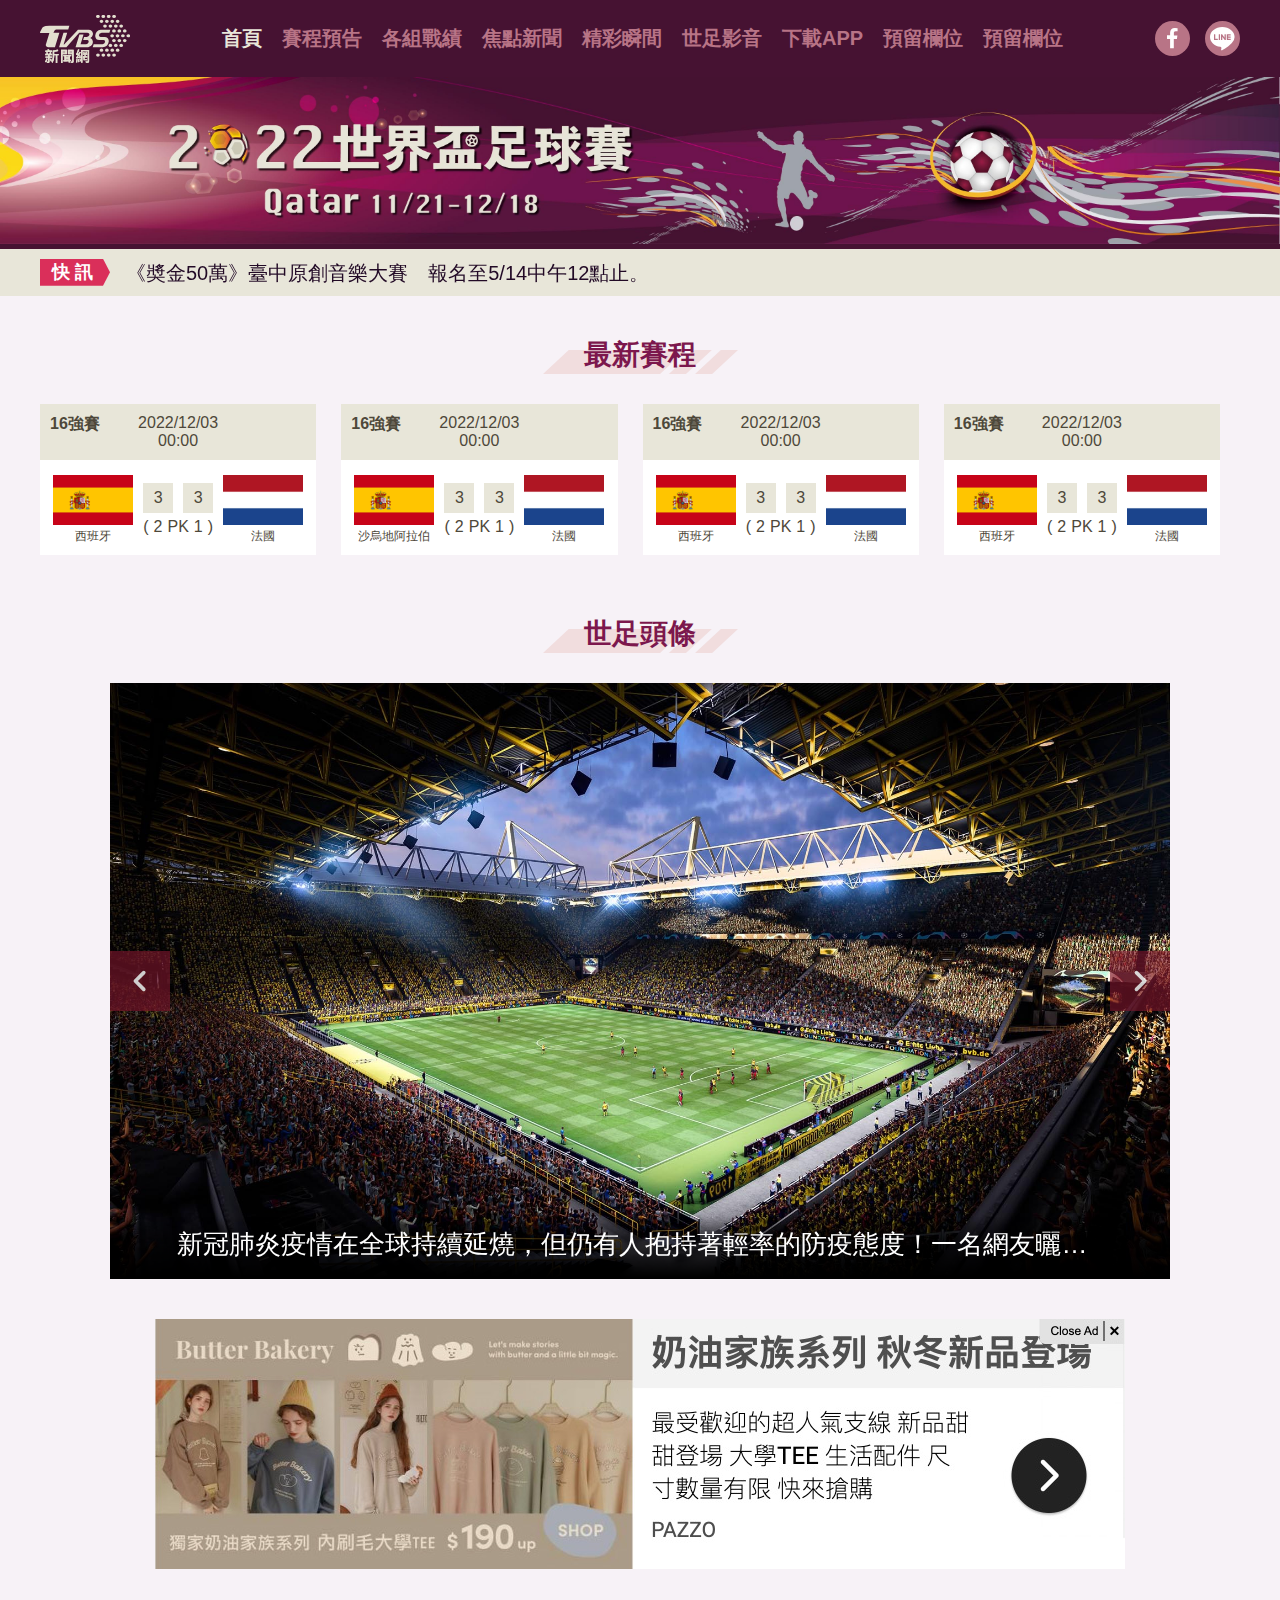
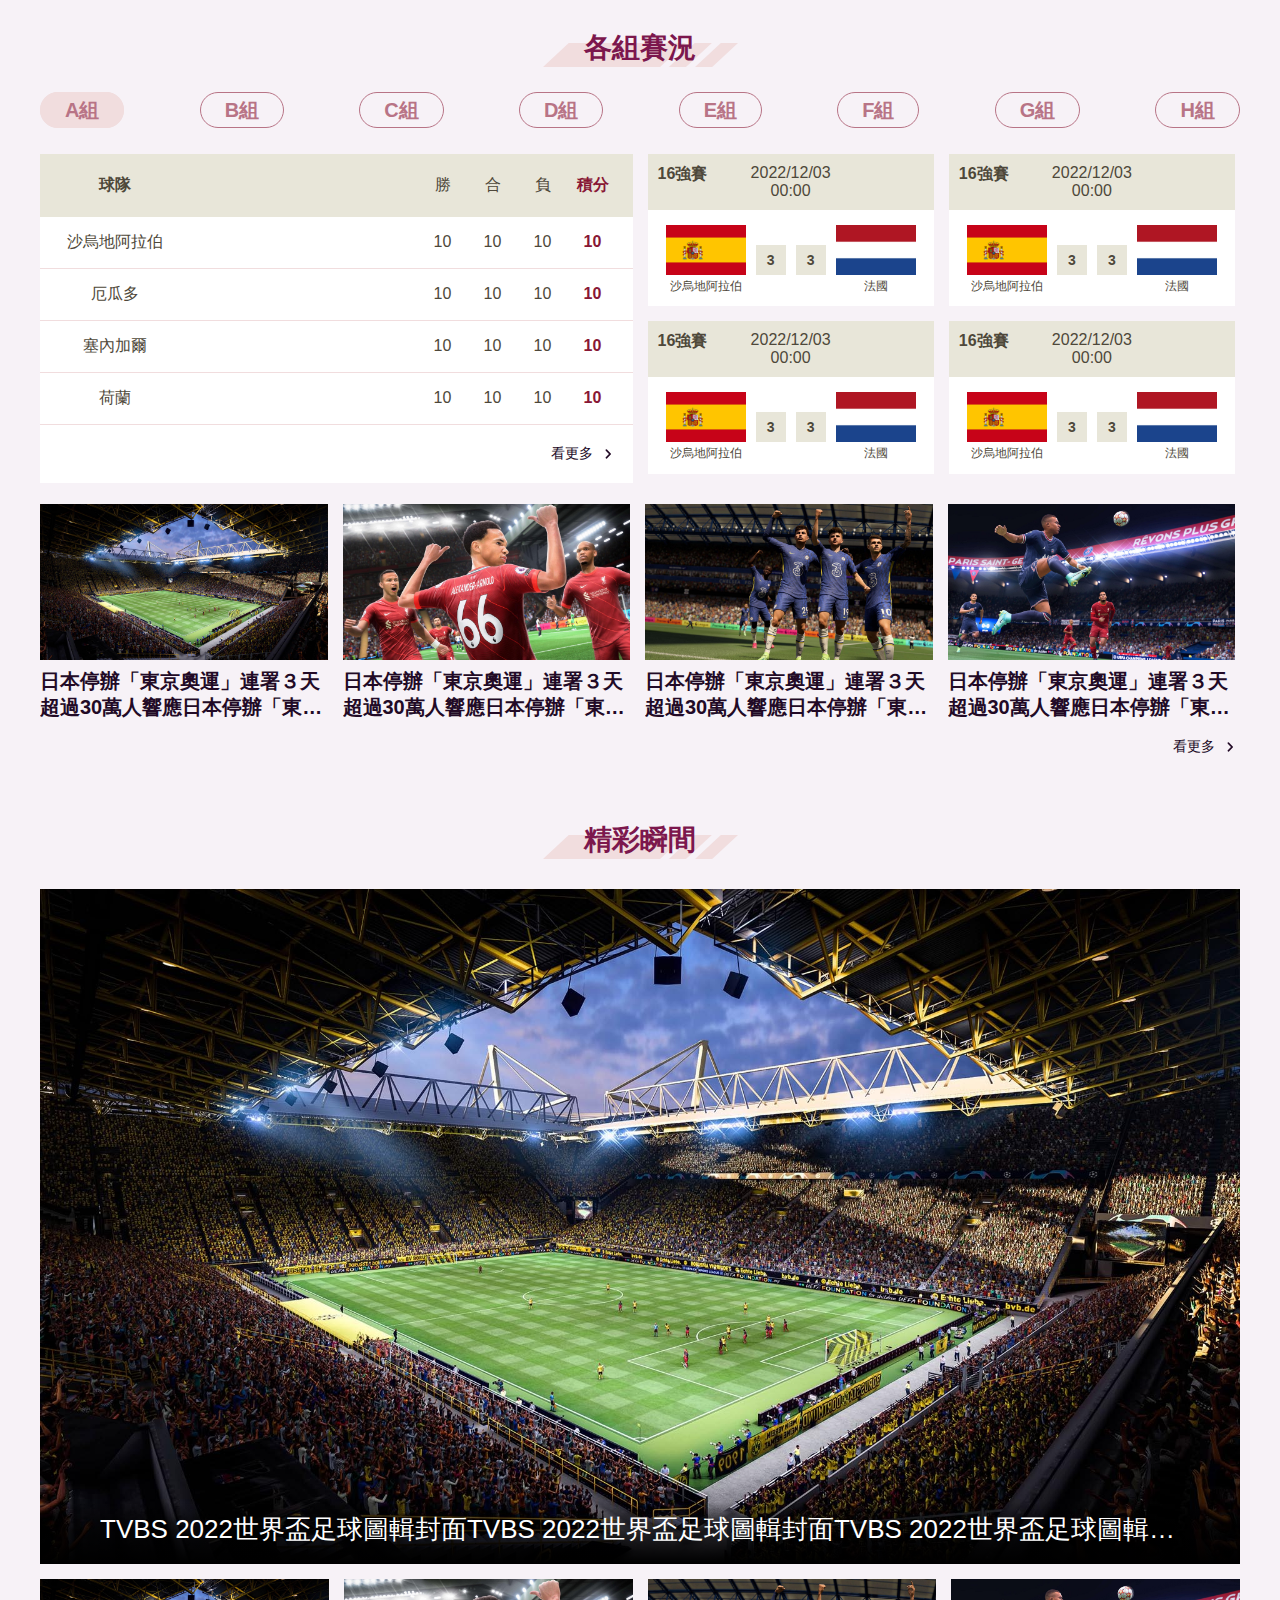
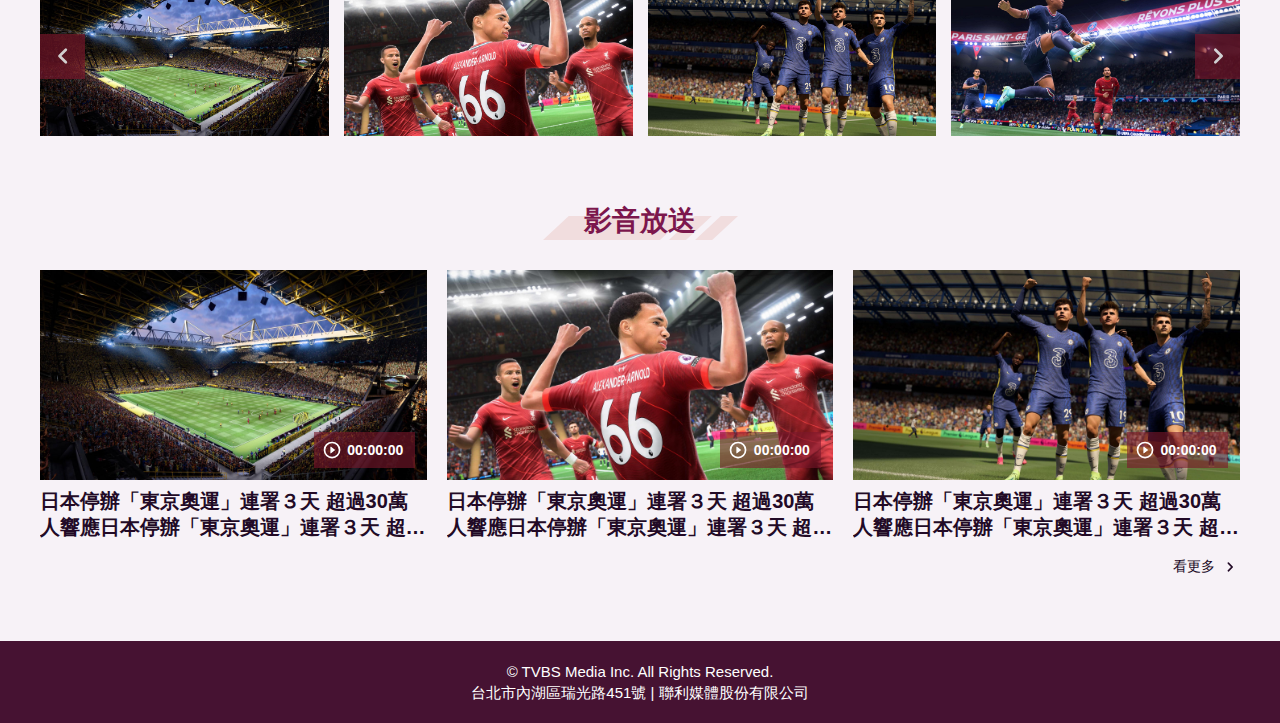
<file: index.html>
<!doctype html>
<head>
<meta charset="utf-8">
<meta name="viewport" content="width=device-width">	
<title>2022世界盃足球賽</title>
<meta name="Keywords" content="">
<meta name="description" content="">
<link rel="icon" href="" type="image/icon">

<!--共用CSS-->
<link rel="stylesheet" href="css/animate.css">
<link rel="stylesheet" type="text/css" href="css/base.css" media="screen">
<!--共用CSSed-->

<!--外掛CSS Link-->
<link rel="stylesheet" href="css/owlcarousel/owl.carousel.css">
<link rel="stylesheet" href="css/owlcarousel/owl.theme.css">
<link rel="stylesheet" href="css/owlcarousel/demo.css">
<!--外掛CSS Link ed-->
	
<!--外掛 js Link-->
<script type="text/javascript" src="js/jquery-2.1.4.min.js"></script>
<script type="text/javascript" src="js/jquery.mousewheel.js"></script>
<script type="text/javascript" src="js/owl.carousel.js"></script>
<script type="text/javascript" src="js/jquery-ui.js"></script>
<script type="text/javascript" src="js/jquery.ui.touch-punch.min.js"></script>
<!--外掛 js Link ed-->

<!--js Link-->
<script type="text/javascript" src="js/js01.js"></script>
<!--js Link ed-->

<!--本頁樣式-->
<style>
    .aaa::before{content:"G";}
</style>
<!--本頁樣式ed-->
<!--本頁js-->	
<script type="text/javascript">
$(document).ready(function(){
    
// 輪播-快訊
    $('.good_box .txt_box').owlCarousel({
        URLhashListener:true,
        startPosition:'URLHash',
        animateIn: 'fadeInDown',
        lazyContent:true,
        items:1,
        loop:true,
        nav:false,
        margin:0,
        autoplay:true,
        smartSpeed:800,
        autoplayTimeout:3000,
        autoplayHoverPause:false,
        navText:['',''],
    });
// 輪播-頭條
    $('.vision ul').owlCarousel({
        items:1,
        loop:true,
        nav:true,
        margin:0,smartSpeed:800,
        autoplay:true,
        autoplayTimeout:3000,
        autoplayHoverPause:true,
        navText:['',''],
        video:true,
    });

    // 輪播-圖輯
    $('.picture_list ul').owlCarousel({
        items:4,
        loop:true,
        nav:true,
        margin:15,smartSpeed:800,
        autoplay:true,
        autoplayTimeout:3000,
        autoplayHoverPause:true,
        navText:['',''],
        video:true,
        responsive: {
            0: {
            items:2
            },
            360: {
            items:2
            },
            768: {
            items:3
            },
            1024: {
            items:4
            }
        }
    });    
// 輪播
// 漢堡按鈕
    $(window).resize(function(){
        if($(this).width()>767){
            hamCancel();
        }
    });
    $('.menu_fixed .clear').click(function(){hamCancel();});
    $('.ham').click(function(){
        $(this).toggleClass('op');
        if($(this).hasClass('op')){
            $(this).css({
                transform:'rotate(180deg)',
                translation:'0.3s',
                position:'absolute',                
                right:'15px',top:0
            });
            hamGo();
        }else{
            hamCancel();
        }
    });
    function hamGo(){    
        $('html').css({'overflow-y': 'hidden'});
        $('.menu.mo .list ul').css({'white-space':'normal',display:'block'});
        $('.menu.mo .list').css({
            'overflow': 'hidden',
            width:'100%',
            'padding':'35px 0 0 0'
        });
        $('.menu.mo .list li').css({                                
            display:'inline-block',
            'margin-right':'15px',
            'margin-bottom':'20px',
        });            
        
        $('.menu.mo .fb').css({display:'inline-block','margin':'0'});
        $('.menu.mo .flex').css({display:'block'});
        $('.menu_fixed .clear').show();
    }
    function hamCancel(){
        $('.ham').css({
            transform:'rotate(0deg)',
            translation:'0.3s',
            position:'relative',                
            right:0,top:0
        });
        $('html').css({'overflow-y': 'auto'});
        $('.menu.mo .list ul').css({'white-space':'nowrap',display:'flex'});
        $('.menu.mo .list').css({
            'overflow-x': 'auto',
            width:'90%',
            'padding-top':'0px'
        });
        $('.menu.mo .list li').css({
            display:'block',
            'margin-right':'15px',
            'margin-bottom':'0px',
        }); 
        $('.menu.mo .fb').css({display:'none'});
        $('.menu.mo .flex').css({display:'flex'});
        $('.menu_fixed .clear').hide();
        $('.ham').removeClass('op');
    }
    
});
</script>

<!--本頁js ed-->		
</head>
<body>    
<!--container主架構-->
<!--GO~Top-->
<div id="back"> 
    <div id="back-img1"><img src="images/gotop.svg" alt="top"/></div>
</div>
<!--GO~Top end-->
<div class="container">
<!--floating banner 滑動置底-->
<div class="flexd_bottom_ad"><a href="##" target="_blank"><img src="images/bottom414.jpg"></a></div> 
<!--floating banner 滑動置底 ed-->
<!--蓋版廣告-->
<div class="lightbox_ad">
	<div class="box">
        <div class="img">
            <div class="xx"><img src="images/idle_xx.png"/></div>
            <img src="images/360x540.jpg"/>
        </div>
    </div>
</div>
<!--蓋版廣告-->
<!--header -->
<header>
    <h1 style="display: none;">2022世界盃足球賽</h1>
    <div class="header_view">
        <div class="menu_fixed">            
            <div class="clear"></div>
            <div class="menu_bar">
                <div class="frame_box flex">
                    <div class="logo"><a href="https://news.tvbs.com.tw/" target="_blank" ><img src="images/TVBS_Logo.svg" alt="logo"/></a></div>
                    <p>2022世界盃足球賽</p>
                    <div class="menu">
                        <ul class="flex">
                            <li class="act"><a href="index.html">首頁</a></li>
                            <li><a href="schedule.html">賽程預告</a></li>
                            <li><a href="record.html">各組戰績</a></li>
                            <li><a href="focus.html">焦點新聞</a></li>
                            <li><a href="album.html">精彩瞬間</a></li>
                            <li><a href="playlist.html">世足影音</a></li>
                            <li><a href="##">下載APP</a></li>
                            <li><a href="##">預留欄位</a></li>
                            <li><a href="##">預留欄位</a></li>
                        </ul>
                    </div>
                    <div class="community">
                        <ul class="flex">
                            <li><a href="##"><img src="images/img_Facebook_TVBS.svg" alt="fb"/></a></li>
                            <li><a href="##"><img src="images/img_Line_TVBS.svg" alt="line"/></a></li>
                        </ul>
                    </div>
                </div>
            </div>
            <!-- 手機版 -->                
                <div class="menu mo">
                    <div class="frame_box">
                        <div class="flex">
                            <div class="list">
                                <ul>
                                    <li class="act"><a href="##">首頁</a></li>
                                    <li><a href="##">賽程預告</a></li>
                                    <li><a href="##">各組戰績</a></li>
                                    <li><a href="##">焦點新聞</a></li>
                                    <li><a href="##">精彩瞬間</a></li>
                                    <li><a href="##">世足影音</a></li>
                                    <li><a href="##">下載APP</a></li>
                                    <li><a href="##">預留欄位</a></li>
                                    <li><a href="##">預留欄位</a></li>
                                    <li class="fb">
                                        <div class="img">
                                            <a href="##"><img src="images/img_Facebook_TVBS.svg" alt="fb"/></a>
                                            <a href="##"><img src="images/img_Line_TVBS.svg" alt="fb"/></a>
                                        </div>
                                    </li>
                                </ul>
                            </div>
                            <div class="ham"><a href="##"><img src="images/ham.svg" alt="img"/></a></div>
                        </div>
                        
                    </div>
                </div>
           
            <!-- 手機版 ed-->
        </div>
        <div class="pc"><img src="images/header_view.jpg" alt="view"/></div>

    </div>
    <div class="good_box">
        <div class="frame_box flex">
            <div class="title flex"><p>快訊</p></div>
            <div class="txt_box">
                <div class="txt"><a href="##">《奬金50萬》臺中原創音樂大賽　報名至5/14中午12點止。</a></div>
                <div class="txt"><a href="##">東奧看TVBS東奧看TVBS東奧看TVBS東奧看TVBS東奧看TVBS東奧看TVBS東奧看TVBS東奧看TVBS東奧看TVBS東奧看TVBS東奧看TVBS東奧看TVBS東奧看TVBS東奧看TVBS東奧看TVBS</a></div>                   
            </div>
        </div>
    </div>
</header>
<!--header ed-->
<!--main-->
<main>
    <article>
        <div class="frame_box">
            <div class="section">
                <div class="title"><h2>最新賽程</h2></div>
                <div class="schedule">
                    <ul class="flex">
                        <li>
                            <div class="head flex">
                                <p>16強賽</p>
                                <div class="time">2022/12/03 00:00</div>
                            </div>
                            <div class="txt_box flex">
                                <div class="team1 team_img">
                                    <img src="images/e01.png" alt="team"/>
                                    <p class="team_name">西班牙</p>
                                </div>
                                <div class="score_box">
                                    <div class="flex">
                                        <div class="score1 score">3</div>
                                        <div class="score2 score">3</div>
                                    </div>
                                    <div class="pk_box">
                                        <span>(</span>
                                        <span class="pk1">2</span>
                                        <span>PK</span>
                                        <span class="pk2">1</span>
                                        <span>)</span>
                                    </div>
                                </div>                               
                                <div class="team2 team_img">
                                    <img src="images/a04.png" alt="team"/>
                                    <p class="team_name">法國</p>
                                </div>
                            </div>
                        </li>
                        <li>
                            <div class="head flex">
                                <p>16強賽</p>
                                <div class="time">2022/12/03 00:00</div>
                            </div>
                            <div class="txt_box flex">
                                <div class="team1 team_img">
                                    <img src="images/e01.png" alt="team"/>
                                    <p class="team_name">沙烏地阿拉伯</p>
                                </div>
                                <div class="score_box">
                                    <div class="flex">
                                        <div class="score1 score">3</div>
                                        <div class="score2 score">3</div>
                                    </div>
                                    <div class="pk_box">
                                        <span>(</span>
                                        <span class="pk1">2</span>
                                        <span>PK</span>
                                        <span class="pk2">1</span>
                                        <span>)</span>
                                    </div>
                                </div>                               
                                <div class="team2 team_img">
                                    <img src="images/a04.png" alt="team"/>
                                    <p class="team_name">法國</p>
                                </div>
                            </div>
                        </li>
                        <li>
                            <div class="head flex">
                                <p>16強賽</p>
                                <div class="time">2022/12/03 00:00</div>
                            </div>
                            <div class="txt_box flex">
                                <div class="team1 team_img">
                                    <img src="images/e01.png" alt="team"/>
                                    <p class="team_name">西班牙</p>
                                </div>
                                <div class="score_box">
                                    <div class="flex">
                                        <div class="score1 score">3</div>
                                        <div class="score2 score">3</div>
                                    </div>
                                    <div class="pk_box">
                                        <span>(</span>
                                        <span class="pk1">2</span>
                                        <span>PK</span>
                                        <span class="pk2">1</span>
                                        <span>)</span>
                                    </div>
                                </div>                               
                                <div class="team2 team_img">
                                    <img src="images/a04.png" alt="team"/>
                                    <p class="team_name">法國</p>
                                </div>
                            </div>
                        </li>
                        <li>
                            <div class="head flex">
                                <p>16強賽</p>
                                <div class="time">2022/12/03 00:00</div>
                            </div>
                            <div class="txt_box flex">
                                <div class="team1 team_img">
                                    <img src="images/e01.png" alt="team"/>
                                    <p class="team_name">西班牙</p>
                                </div>
                                <div class="score_box">
                                    <div class="flex">
                                        <div class="score1 score">3</div>
                                        <div class="score2 score">3</div>
                                    </div>
                                    <div class="pk_box">
                                        <span>(</span>
                                        <span class="pk1">2</span>
                                        <span>PK</span>
                                        <span class="pk2">1</span>
                                        <span>)</span>
                                    </div>
                                </div>                               
                                <div class="team2 team_img">
                                    <img src="images/a04.png" alt="team"/>
                                    <p class="team_name">法國</p>
                                </div>
                            </div>
                        </li>
                    </ul>
                </div>                
            </div>

            <div class="section">
                <div class="title"><h2>世足頭條</h2></div>
                <div class="vision">
                    <ul>
                        <li>
                            <a href="##">
                                <div class="overlay-color"></div>
                                <div class="img"><img src="images/fifa2022.jpg" alt='img'/></div>
                                <h2 class="txt"><p>新冠肺炎疫情在全球持續延燒，但仍有人抱持著輕率的防疫態度！一名網友曬出對話截圖表示，朋友從大陸回台後約他見面，他想起對方正在居家檢疫中，按照規定是不可以外出自由活動的，於是打算拒絕邀約，沒想到對方這時竟毫不在乎地回答「只要不帶手機，查不到的」，讓他相當傻眼。</p></h2> 
                            </a>		
                        </li>
                        <li>
                            <a href="##">
                                <div class="overlay-color"></div>
                                <div class="img"><img src="images/fifa2022-1.jpg" alt='img'/></div>
                                <h2 class="txt"><p>新冠肺炎疫情在全球持續延燒，但仍有人抱持著輕率的防疫態度！一名網友曬出對話截圖表示，朋友從大陸回台後約他見面，他想起對方正在居家檢疫中，按照規定是不可以外出自由活動的，於是打算拒絕邀約，沒想到對方這時竟毫不在乎地回答「只要不帶手機，查不到的」，讓他相當傻眼。</p></h2> 
                            </a>		
                        </li>
                        <li>
                            <a href="##">
                                <div class="overlay-color"></div>    
                                <div class="img"><img src="images/fifa2022-2.jpg" alt='img'/></div>
                                <h2 class="txt"><p>新冠肺炎疫情在全球持續延燒，但仍有人抱持著輕率的防疫態度！一名網友曬出對話截圖表示，朋友從大陸回台後約他見面，他想起對方正在居家檢疫中，按照規定是不可以外出自由活動的，於是打算拒絕邀約，沒想到對方這時竟毫不在乎地回答「只要不帶手機，查不到的」，讓他相當傻眼。</p></h2> 
                            </a>		
                        </li>
                        <li>
                            <a href="##">
                                <div class="overlay-color"></div>     
                                <div class="img"><img src="images/fifa2022-3.jpg" alt='img'/></div>
                                <h2 class="txt"><p>新冠肺炎疫情在全球持續延燒，但仍有人抱持著輕率的防疫態度！一名網友曬出對話截圖表示，朋友從大陸回台後約他見面，他想起對方正在居家檢疫中，按照規定是不可以外出自由活動的，於是打算拒絕邀約，沒想到對方這時竟毫不在乎地回答「只要不帶手機，查不到的」，讓他相當傻眼。</p></h2> 
                            </a>		
                        </li>
                    </ul>
                </div>
            </div>
            <!-- 廣告欄位 -->       
                <div class="fifa_ad ad970 top40">
                    <div class="ad970"><img src="images/970x250.jpg" alt="ad"/></div>
                    <div class="ad300"><img src="images/ad_300x250.jpg" alt="ad"/></div>
                </div>
             <!-- 廣告欄位 ed-->
            <div class="section">
                <div class="title"><h2>各組賽況</h2></div>
                <div class="team_play">
                    <div class="team_icon">
                        <ul class="flex">
                            <li><a href="##" class="index_group_active">A組</a></li>
                            <li><a href="##">B組</a></li>
                            <li><a href="##">C組</a></li>
                            <li><a href="##">D組</a></li>
                            <li><a href="##">E組</a></li>
                            <li><a href="##">F組</a></li>
                            <li><a href="##">G組</a></li>
                            <li><a href="##">H組</a></li>
                        </ul>
                    </div>

                    <div class="team_list flex">
                        <div class="team_listL">
                            <div class="head flex">
                                <p>球隊</p>
                                <div class="num_box">
                                    <div class="box">勝</div>                                            
                                    <div class="box">合</div>
                                    <div class="box">負</div>
                                    <div class="box c1">積分</div>
                                </div>
                            </div>
                            <div class="list">
                                <ul>
                                    <li>
                                        <p>沙烏地阿拉伯</p>
                                        <div class="num_box">
                                            <div class="box">10</div>                                            
                                            <div class="box">10</div>
                                            <div class="box">10</div>
                                            <div class="box c1">10</div>
                                        </div>
                                    </li>
                                    <li>
                                        <p>厄瓜多</p>
                                        <div class="num_box">
                                            <div class="num_box">
                                                <div class="box">10</div>                                            
                                                <div class="box">10</div>
                                                <div class="box">10</div>
                                                <div class="box c1">10</div>
                                            </div>
                                        </div>
                                    </li>
                                    <li>
                                        <p>塞內加爾</p>
                                        <div class="num_box">
                                            <div class="num_box">
                                                <div class="box">10</div>                                            
                                                <div class="box">10</div>
                                                <div class="box">10</div>
                                                <div class="box c1">10</div>
                                            </div>
                                        </div>
                                    </li>
                                    <li>
                                        <p>荷蘭</p>
                                        <div class="num_box">
                                            <div class="num_box">
                                                <div class="box">10</div>                                            
                                                <div class="box">10</div>
                                                <div class="box">10</div>
                                                <div class="box c1">10</div>
                                            </div>
                                        </div>
                                    </li>
                                </ul>
                                <div class="more_box1">
                                    <div class="more_box"><a href="##">看更多</a></div>
                                </div>
                            </div>
                        </div>
                        <div class="team_listR">
                            <ul class="flex">
                                <li>
                                    <div class="head flex">
                                        <p>16強賽</p>
                                        <div class="time">2022/12/03 00:00</div>
                                    </div>
                                    <div class="txt_box flex">
                                        <div class="team1 team_img">
                                            <img src="images/e01.png" alt="team"/>
                                            <p class="team_name">沙烏地阿拉伯</p>
                                        </div>
                                        <div class="score_box">
                                            <div class="flex">
                                                <div class="score1 score">3</div>
                                                <div class="score2 score">3</div>
                                            </div>

                                        </div>                               
                                        <div class="team2 team_img">
                                            <img src="images/a04.png" alt="team"/>
                                            <p class="team_name">法國</p>
                                        </div>
                                    </div>
                                </li>
                                <li>
                                    <div class="head flex">
                                        <p>16強賽</p>
                                        <div class="time">2022/12/03 00:00</div>
                                    </div>
                                    <div class="txt_box flex">
                                        <div class="team1 team_img">
                                            <img src="images/e01.png" alt="team"/>
                                            <p class="team_name">沙烏地阿拉伯</p>
                                        </div>
                                        <div class="score_box">
                                            <div class="flex">
                                                <div class="score1 score">3</div>
                                                <div class="score2 score">3</div>
                                            </div>

                                        </div>                               
                                        <div class="team2 team_img">
                                            <img src="images/a04.png" alt="team"/>
                                            <p class="team_name">法國</p>
                                        </div>
                                    </div>
                                </li>
                                <li>
                                    <div class="head flex">
                                        <p>16強賽</p>
                                        <div class="time">2022/12/03 00:00</div>
                                    </div>
                                    <div class="txt_box flex">
                                        <div class="team1 team_img">
                                            <img src="images/e01.png" alt="team"/>
                                            <p class="team_name">沙烏地阿拉伯</p>
                                        </div>
                                        <div class="score_box">
                                            <div class="flex">
                                                <div class="score1 score">3</div>
                                                <div class="score2 score">3</div>
                                            </div>

                                        </div>                               
                                        <div class="team2 team_img">
                                            <img src="images/a04.png" alt="team"/>
                                            <p class="team_name">法國</p>
                                        </div>
                                    </div>
                                </li>
                                <li>
                                    <div class="head flex">
                                        <p>16強賽</p>
                                        <div class="time">2022/12/03 00:00</div>
                                    </div>
                                    <div class="txt_box flex">
                                        <div class="team1 team_img">
                                            <img src="images/e01.png" alt="team"/>
                                            <p class="team_name">沙烏地阿拉伯</p>
                                        </div>
                                        <div class="score_box">
                                            <div class="flex">
                                                <div class="score1 score">3</div>
                                                <div class="score2 score">3</div>
                                            </div>

                                        </div>                               
                                        <div class="team2 team_img">
                                            <img src="images/a04.png" alt="team"/>
                                            <p class="team_name">法國</p>
                                        </div>
                                    </div>
                                </li>
                            </ul>
                        </div>
                    </div>
                    <div class="team_pack">
                        <ul>
                            <li>  
                                <a href="##">
                                    <div class="img">
                                        <div class="overlay-color"></div>
                                        <img src="images/fifa2022.jpg" alt='img'/>
                                    </div>
                                    <div class="txt_box">
                                        <h3 class="txt">日本停辦「東京奧運」連署３天 超過30萬人響應日本停辦「東京奧運」連署３天 超過30萬人響應</h3>                                       
                                    </div> 
                                </a>             
                            </li>
                            <li>  
                                <a href="##">
                                    <div class="img">
                                        <div class="overlay-color"></div>
                                        <img src="images/fifa2022-1.jpg" alt='img'/>
                                    </div>
                                    <div class="txt_box">
                                        <h3 class="txt">日本停辦「東京奧運」連署３天 超過30萬人響應日本停辦「東京奧運」連署３天 超過30萬人響應日本停辦「東京奧運」連署３天 超過30萬人響應</h3>
                                    </div> 
                                </a>             
                            </li>
                            <li>  
                                <a href="##">
                                    <div class="img">
                                        <div class="overlay-color"></div>
                                        <img src="images/fifa2022-2.jpg" alt='img'/>
                                    </div>
                                    <div class="txt_box">
                                        <h3 class="txt">日本停辦「東京奧運」連署３天 超過30萬人響應日本停辦「東京奧運」連署３天 超過30萬人響應</h3>
                                    </div>  
                                </a>             
                            </li>
                            <li>  
                                <a href="##">
                                    <div class="img">
                                        <div class="overlay-color"></div>
                                        <img src="images/fifa2022-3.jpg" alt='img'/>
                                    </div>
                                    <div class="txt_box">
                                        <h3 class="txt">日本停辦「東京奧運」連署３天 超過30萬人響應日本停辦「東京奧運」連署３天 超過30萬人響應</h3>
                                    </div> 
                                </a>             
                            </li>
                        </ul> 
                        <div class="more_box"><a href="##">看更多</a></div>
                    </div>
                </div>
            </div>

            <!-- 廣告欄位 視覺差效果-->       
            <div class="fifa_ad ad970 top40">
                <div class="ad320_fly">
                    <div class="fly_outbox">
                        <div class="fly_inbox">
                          <div class="fly_ad">
                            <div class="img"><img src="images/fly_ad320.jpg" alt="fly_ad"/></div>                            
                          </div>
                        </div>
                    </div>
                    
                </div>
            </div>
            <!-- 廣告欄位 視覺差效果 ed-->

            <div class="section">
                <div class="title"><h2>精彩瞬間</ㄘ></div>
                <div class="picture">                    
                    <a href="##">
                        <div class="overlay-color"></div>
                        <div class="img"><img src="images/fifa2022.jpg" alt='img'/></div>
                        <h3 class="txt"><p>TVBS 2022世界盃足球圖輯封面TVBS 2022世界盃足球圖輯封面TVBS 2022世界盃足球圖輯封面TVBS 2022世界盃足球圖輯封面</p></h3> 
                    </a>                    
                </div>
                <div class="picture_list_mask">
                    <div class="picture_list">
                        <ul>
                            <li>  
                                <a href="##">
                                    <div class="img">
                                        <div class="overlay-color"></div>
                                        <img src="images/fifa2022.jpg" alt='img'/>
                                    </div>
                                </a>             
                            </li>
                            <li>  
                                <a href="##">
                                    <div class="img">
                                        <div class="overlay-color"></div>
                                        <img src="images/fifa2022-1.jpg" alt='img'/>
                                    </div>
                                </a>             
                            </li>
                            <li>  
                                <a href="##">
                                    <div class="img">
                                        <div class="overlay-color"></div>
                                        <img src="images/fifa2022-2.jpg" alt='img'/>
                                    </div>
                                </a>             
                            </li>
                            <li>  
                                <a href="##">
                                    <div class="img">
                                        <div class="overlay-color"></div>
                                        <img src="images/fifa2022-3.jpg" alt='img'/>
                                    </div>
                                </a>             
                            </li>
                        </ul> 
                    </div> 
                </div>
            </div>

            <div class="section">
                <div class="title"><h2>影音放送</h2></div>
                <div class="fifa_video">
                    <ul>
                        <li>  
                            <a href="##">
                                <div class="img">
                                    <div class="play"><p class="time">00:00:00</p></div>
                                    <div class="overlay-color"></div>                                    
                                    <img src="images/fifa2022.jpg" alt='img'/>
                                </div>
                                <div class="txt_box">
                                    <h3 class="txt">日本停辦「東京奧運」連署３天 超過30萬人響應日本停辦「東京奧運」連署３天 超過30萬人響應日本停辦「東京奧運」連署３天 超過30萬人響應日本停辦「東京奧運」連署３天 超過30萬人響應</h3>                                       
                                </div>
                            </a>
                        </li>
                        <li>  
                            <a href="##">
                                <div class="img">
                                    <div class="overlay-color"></div>
                                    <div class="play"><p class="time">00:00:00</p></div>
                                    <img src="images/fifa2022-1.jpg" alt='img'/>
                                </div>
                                <div class="txt_box">
                                    <h3 class="txt">日本停辦「東京奧運」連署３天 超過30萬人響應日本停辦「東京奧運」連署３天 超過30萬人響應日本停辦「東京奧運」連署３天 超過30萬人響應</h3>
                                </div> 
                            </a>             
                        </li>
                        <li>  
                            <a href="##">
                                <div class="img">
                                    <div class="overlay-color"></div>
                                    <div class="play"><p class="time">00:00:00</p></div>
                                    <img src="images/fifa2022-2.jpg" alt='img'/>
                                </div>
                                <div class="txt_box">
                                    <h3 class="txt">日本停辦「東京奧運」連署３天 超過30萬人響應日本停辦「東京奧運」連署３天 超過30萬人響應日本停辦「東京奧運」連署３天 超過30萬人響應日本停辦「東京奧運」連署３天 超過30萬人響應</h3>
                                </div>  
                            </a>             
                        </li>

                    </ul> 
                    <div class="more_box"><a href="##">看更多</a></div>
                </div>
            </div>
        </div>
    </article>
</main>
<!--main ed-->
<!--footer-->
<footer>
    <div class="frame_box">
        <small> © TVBS Media Inc. All Rights Reserved.<br>台北市內湖區瑞光路451號 | 聯利媒體股份有限公司 </small>
    </div>    
</footer>
<!--footer ed-->
<!--container主架構ed-->
</div>
</body>
</html>
</file>
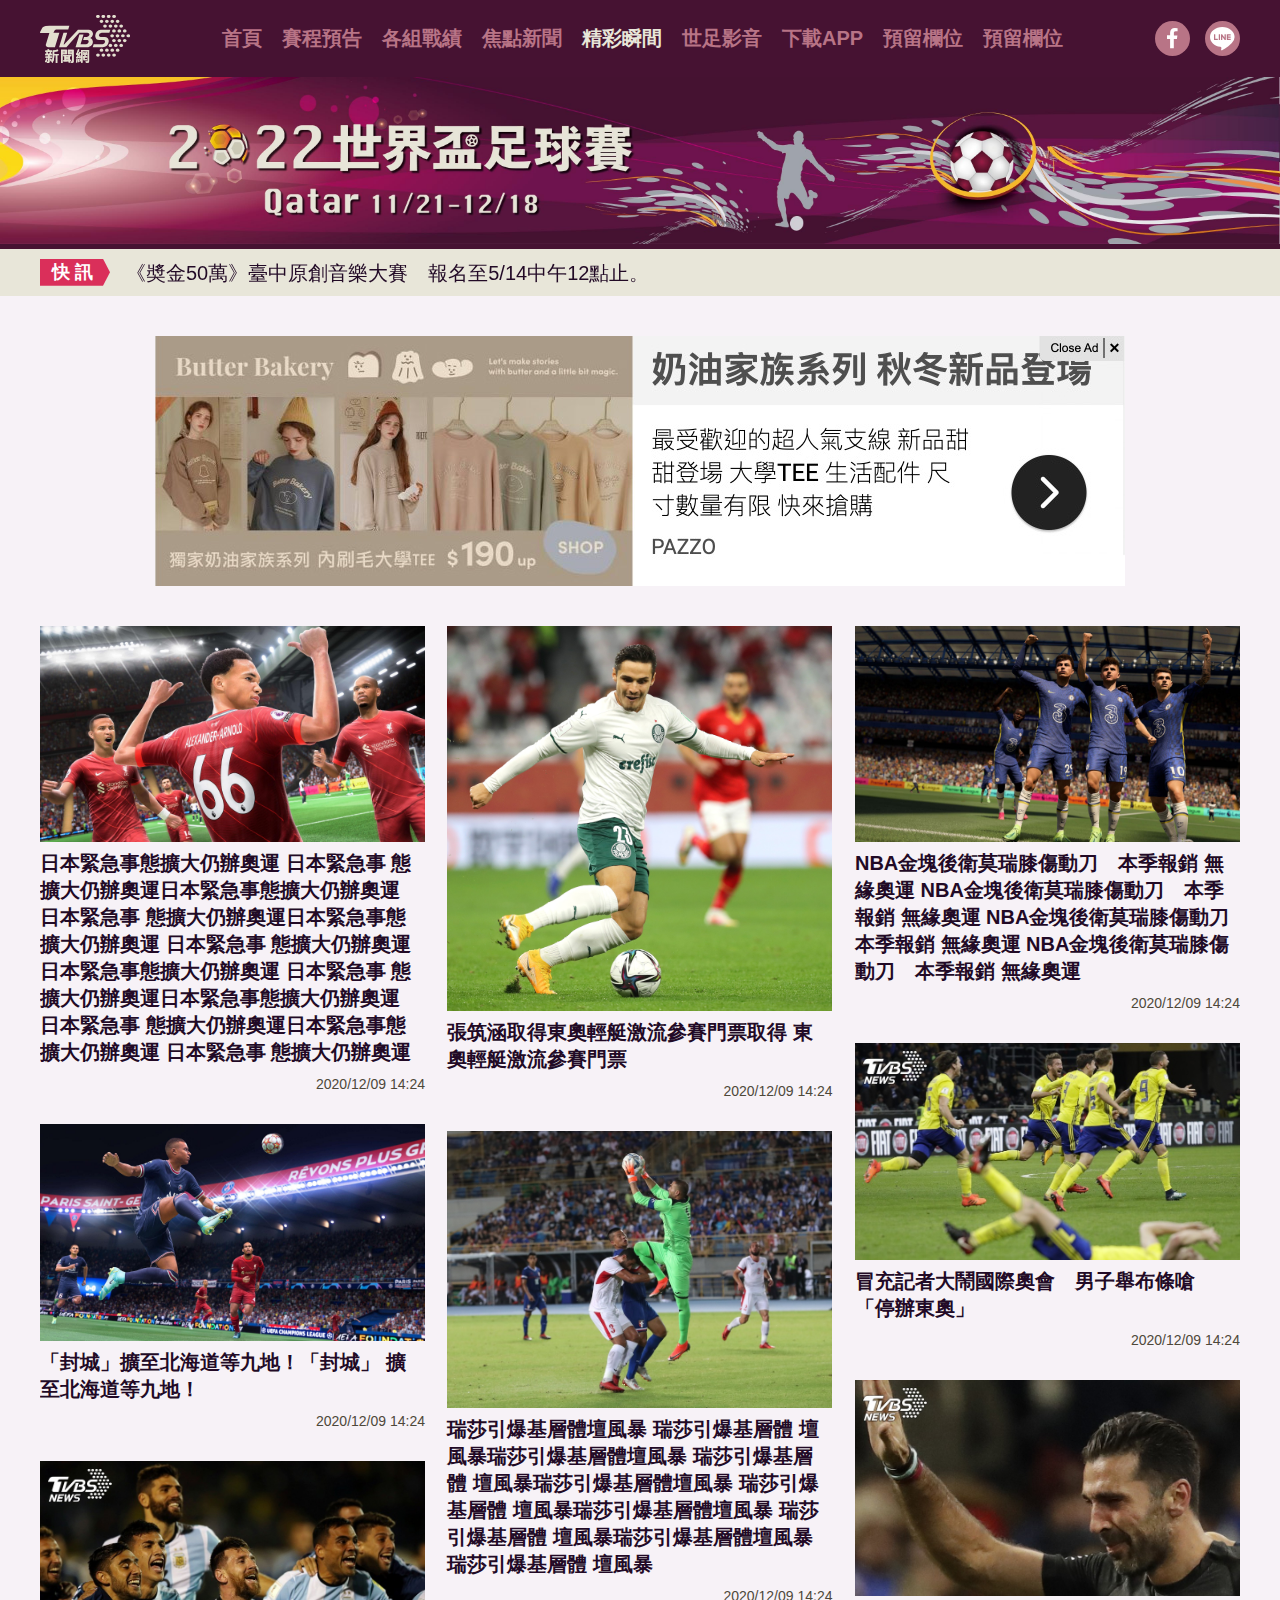
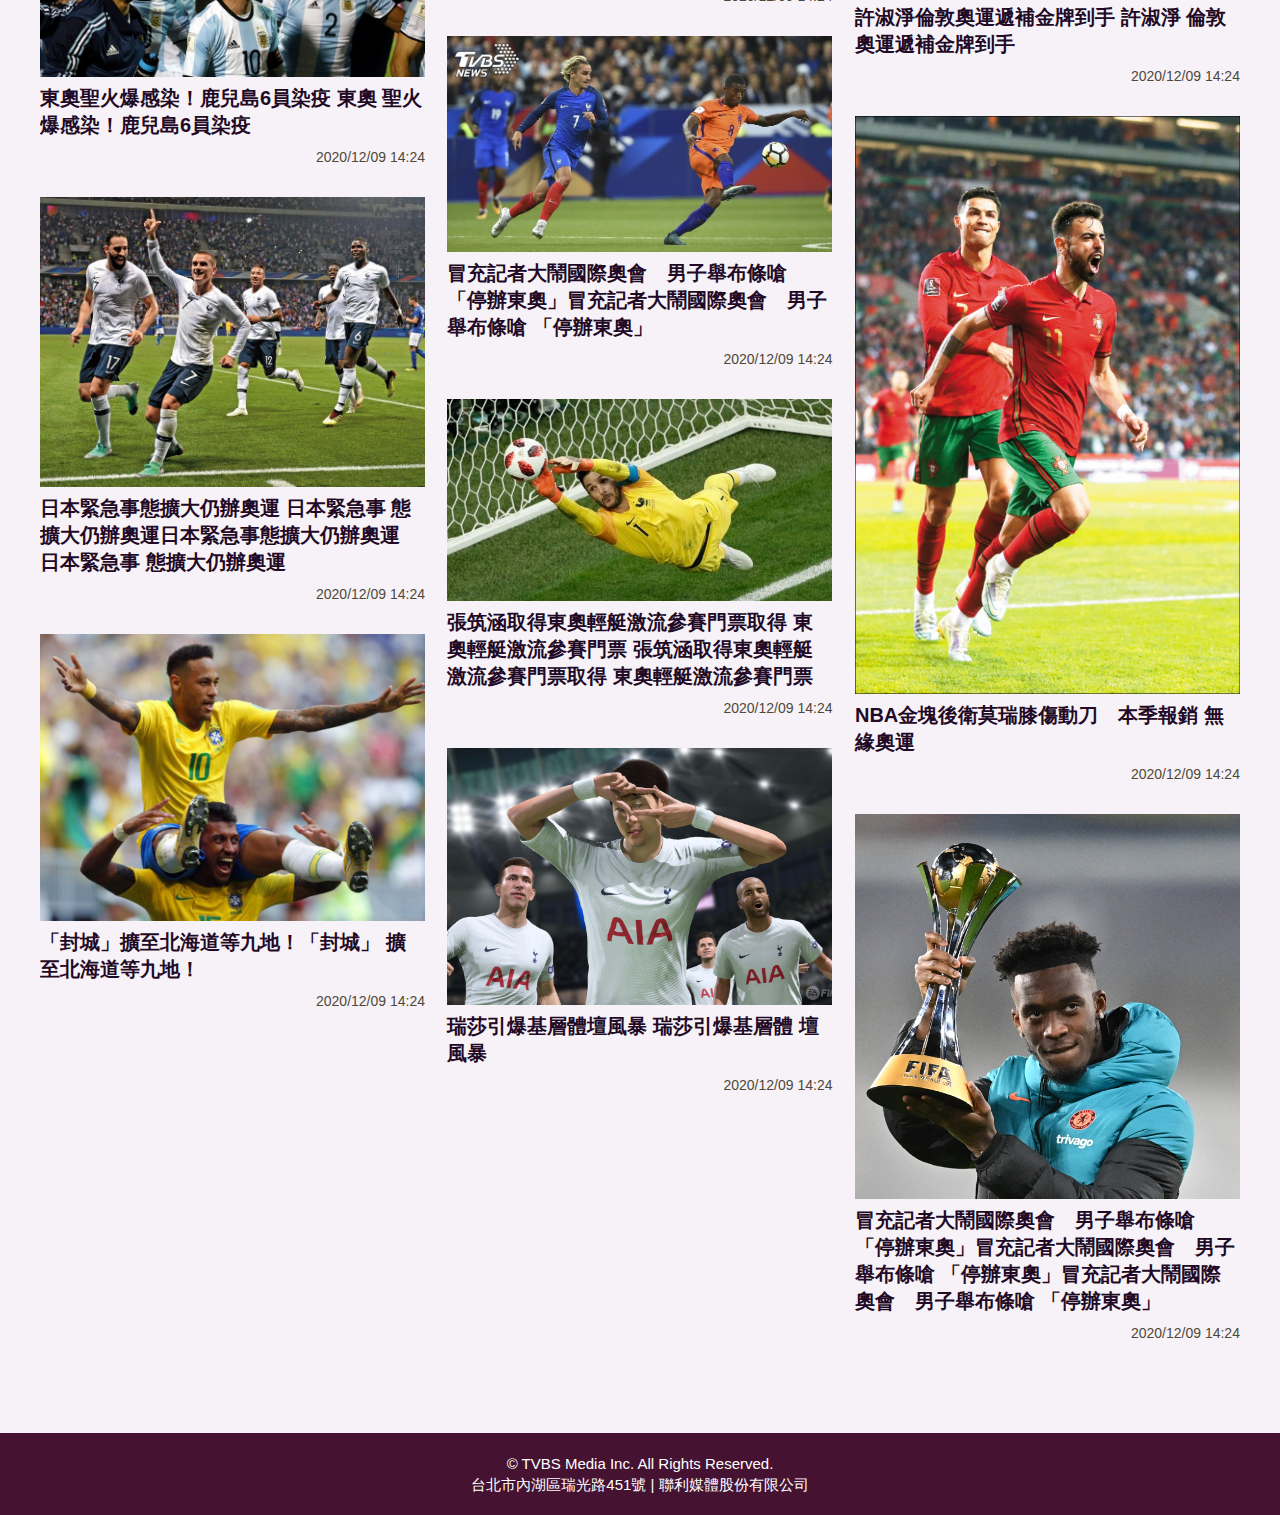
<file: album.html>
<!doctype html>
<head>
<meta charset="utf-8">
<meta name="viewport" content="width=device-width">	
<title>2022世界盃足球賽-精彩瞬間</title>
<meta name="Keywords" content="">
<meta name="description" content="">
<link rel="icon" href="" type="image/icon">

<!--共用CSS-->
<link rel="stylesheet" href="css/animate.css">
<link rel="stylesheet" type="text/css" href="css/base.css" media="screen">
<!--共用CSSed-->

<!--外掛CSS Link-->
<link rel="stylesheet" href="css/owlcarousel/owl.carousel.css">
<link rel="stylesheet" href="css/owlcarousel/owl.theme.css">
<link rel="stylesheet" href="css/owlcarousel/demo.css">
<!--外掛CSS Link ed-->
	
<!--外掛 js Link-->
<script type="text/javascript" src="js/jquery-2.1.4.min.js"></script>
<script type="text/javascript" src="js/jquery.mousewheel.js"></script>
<script type="text/javascript" src="js/owl.carousel.js"></script>
<script type="text/javascript" src="js/jquery-ui.js"></script>
<script type="text/javascript" src="js/jquery.ui.touch-punch.min.js"></script>
<script type="text/javascript" src="js/jaliswall.js"></script>
<!--外掛 js Link ed-->

<!--js Link-->
<script type="text/javascript" src="js/js01.js"></script>
<!--js Link ed-->

<!--本頁樣式-->
<style>
    .aaa::before{content:"G";}
</style>
<!--本頁樣式ed-->
<!--本頁js-->	
<script type="text/javascript">
$(document).ready(function(){

// 輪播-快訊
    $('.good_box .txt_box').owlCarousel({
        URLhashListener:true,
        startPosition:'URLHash',
        animateIn: 'fadeInDown',
        lazyContent:true,
        items:1,
        loop:true,
        nav:false,
        margin:0,
        autoplay:true,
        smartSpeed:800,
        autoplayTimeout:3000,
        autoplayHoverPause:false,
        navText:['',''],
    });
// 輪播-頭條
    $('.vision ul').owlCarousel({
        items:1,
        loop:true,
        nav:true,
        margin:0,smartSpeed:800,
        autoplay:true,
        autoplayTimeout:3000,
        autoplayHoverPause:true,
        navText:['',''],
        video:true,
    });

    // 輪播-圖輯
    $('.picture_list ul').owlCarousel({
        items:4,
        loop:true,
        nav:true,
        margin:15,smartSpeed:800,
        autoplay:true,
        autoplayTimeout:3000,
        autoplayHoverPause:true,
        navText:['',''],
        video:true,
        responsive: {
            0: {
            items:2
            },
            360: {
            items:2
            },
            768: {
            items:3
            },
            1024: {
            items:4
            }
        }
    });    
// 輪播
// 漢堡按鈕
    $(window).resize(function(){
        if($(this).width()>767){
            hamCancel();
        }
    });
    $('.menu_fixed .clear').click(function(){hamCancel();});
    $('.ham').click(function(){
        $(this).toggleClass('op');
        if($(this).hasClass('op')){
            $(this).css({
                transform:'rotate(180deg)',
                translation:'0.3s',
                position:'absolute',                
                right:'15px',top:0
            });
            hamGo();
        }else{
            hamCancel();
        }
    });
    function hamGo(){    
        $('html').css({'overflow-y': 'hidden'});
        $('.menu.mo .list ul').css({'white-space':'normal',display:'block'});
        $('.menu.mo .list').css({
            'overflow': 'hidden',
            width:'100%',
            'padding':'35px 0 0 0'
        });
        $('.menu.mo .list li').css({                                
            display:'inline-block',
            'margin-right':'15px',
            'margin-bottom':'20px',
        });            
        
        $('.menu.mo .fb').css({display:'inline-block','margin':'0'});
        $('.menu.mo .flex').css({display:'block'});
        $('.menu_fixed .clear').show();
    }
    function hamCancel(){
        $('.ham').css({
            transform:'rotate(0deg)',
            translation:'0.3s',
            position:'relative',                
            right:0,top:0
        });
        $('html').css({'overflow-y': 'auto'});
        $('.menu.mo .list ul').css({'white-space':'nowrap',display:'flex'});
        $('.menu.mo .list').css({
            'overflow-x': 'auto',
            width:'90%',
            'padding-top':'0px'
        });
        $('.menu.mo .list li').css({
            display:'block',
            'margin-right':'15px',
            'margin-bottom':'0px',
        }); 
        $('.menu.mo .fb').css({display:'none'});
        $('.menu.mo .flex').css({display:'flex'});
        $('.menu_fixed .clear').hide();
        $('.ham').removeClass('op');
    }
});


</script>
<script type="text/javascript">
    $(document).ready(function(){
        $('.wall').jaliswall({ item: '.pubu' });
    
       // $('html').css({ 'overflow-y': 'hidden' });
        $('.pic_light_box .xx').click(function(){
            $('.pic_light_box').hide();
            $('html').css({ 'overflow-y': 'auto' });
        });
    });
    </script>

<!--本頁js ed-->		
</head>
<body>    
<!--container主架構-->
<!--GO~Top-->
<div id="back"> 
<div id="back-img1"><img src="images/gotop.svg" alt="top"/></div>
</div>
<!--GO~Top end-->
<div class="container">
<!--floating banner 滑動置底-->
<div class="flexd_bottom_ad"><a href="##" target="_blank"><img src="images/bottom414.jpg"></a></div> 
<!--floating banner 滑動置底 ed-->
<!--蓋版廣告-->
<div class="lightbox_ad">
	<div class="box">
        <div class="img">
            <div class="xx"><img src="images/idle_xx.png"/></div>
            <img src="images/360x540.jpg"/>
        </div>
    </div>
</div>
<!--蓋版廣告-->
<!--header -->
<header>

    <div class="header_view">
        <div class="menu_fixed">            
            <div class="clear"></div>
            <div class="menu_bar">
                <div class="frame_box flex">
                    <div class="logo"><a href="https://news.tvbs.com.tw/" target="_blank" ><img src="images/TVBS_Logo.svg" alt="logo"/></a></div>
                    <p>2022世界盃足球賽</p>
                    <div class="menu">
                        <ul class="flex">
                            <li><a href="index.html">首頁</a></li>
                            <li><a href="schedule.html">賽程預告</a></li>
                            <li><a href="record.html">各組戰績</a></li>
                            <li><a href="focus.html">焦點新聞</a></li>
                            <li class="act"><a href="album.html">精彩瞬間</a></li>
                            <li><a href="playlist.html">世足影音</a></li>
                            <li><a href="##">下載APP</a></li>
                            <li><a href="##">預留欄位</a></li>
                            <li><a href="##">預留欄位</a></li>
                        </ul>
                    </div>
                    <div class="community">
                        <ul class="flex">
                            <li><a href="##"><img src="images/img_Facebook_TVBS.svg" alt="fb"/></a></li>
                            <li><a href="##"><img src="images/img_Line_TVBS.svg" alt="line"/></a></li>
                        </ul>
                    </div>
                </div>
            </div>
            <!-- 手機版 -->                
                <div class="menu mo">
                    <div class="frame_box">
                        <div class="flex">
                            <div class="list">
                                <ul>
                                    <li class="act"><a href="##">首頁</a></li>
                                    <li><a href="##">賽程預告</a></li>
                                    <li><a href="##">各組戰績</a></li>
                                    <li><a href="##">焦點新聞</a></li>
                                    <li><a href="##">精彩瞬間</a></li>
                                    <li><a href="##">世足影音</a></li>
                                    <li><a href="##">下載APP</a></li>
                                    <li><a href="##">預留欄位</a></li>
                                    <li><a href="##">預留欄位</a></li>
                                    <li class="fb">
                                        <div class="img">
                                            <a href="##"><img src="images/img_Facebook_TVBS.svg" alt="fb"/></a>
                                            <a href="##"><img src="images/img_Line_TVBS.svg" alt="fb"/></a>
                                        </div>
                                    </li>
                                </ul>
                            </div>
                            <div class="ham"><a href="##"><img src="images/ham.svg" alt="img"/></a></div>
                        </div>
                        
                    </div>
                </div>
           
            <!-- 手機版 ed-->
        </div>
        <div class="pc"><img src="images/header_view.jpg" alt="view"/></div>

    </div>
    <div class="good_box">
        <div class="frame_box flex">
            <div class="title flex"><p>快訊</p></div>
            <div class="txt_box">
                <div class="txt"><a href="##">《奬金50萬》臺中原創音樂大賽　報名至5/14中午12點止。</a></div>
                <div class="txt"><a href="##">東奧看TVBS東奧看TVBS東奧看TVBS東奧看TVBS東奧看TVBS東奧看TVBS東奧看TVBS東奧看TVBS東奧看TVBS東奧看TVBS東奧看TVBS東奧看TVBS東奧看TVBS東奧看TVBS東奧看TVBS</a></div>                   
            </div>
        </div>
    </div>
</header>
<!--header ed-->
<!--main-->
<main>
    <article>
        <!-- 廣告欄位 -->       
        <div class="fifa_ad ad970 top40">
            <div class="ad970"><img src="images/970x250.jpg" alt="ad"/></div>
            <div class="ad320"><img src="images/320x100.jpg" alt="ad"/></div>
        </div>
        <!-- 廣告欄位 ed-->        
        <div class="frame_box">
            <h1 style="display: none;">精彩瞬間│2022世界盃足球賽</h1>
            <div class="article_wonderful">
                <div class="pic_box">
                    <div class="wall">
                        <div class="pubu">
                            <a href="##">
                                <div class="img">
                                    <div class="overlay-color"></div>
                                    <img src="images/fifa2022-1.jpg" alt="img">
                                </div>
                                <div class="txt_box">
                                    <h2>日本緊急事態擴大仍辦奧運 日本緊急事 態擴大仍辦奧運日本緊急事態擴大仍辦奧運 日本緊急事 態擴大仍辦奧運日本緊急事態擴大仍辦奧運 日本緊急事 態擴大仍辦奧運日本緊急事態擴大仍辦奧運 日本緊急事 態擴大仍辦奧運日本緊急事態擴大仍辦奧運 日本緊急事 態擴大仍辦奧運日本緊急事態擴大仍辦奧運 日本緊急事 態擴大仍辦奧運</h2>
                                    <div class="article_time">2020/12/09 14:24</div>
                                </div>
                            </a>
                        </div>

                        <div class="pubu">
                            <a href="##">
                                <div class="img">
                                    <div class="overlay-color"></div>
                                    <img src="images/fifa2022-15.jpg" alt="img">
                                </div>
                                <div class="txt_box">
                                    <h2>張筑涵取得東奧輕艇激流參賽門票取得 東奧輕艇激流參賽門票</h2>
                                    <div class="article_time">2020/12/09 14:24</div>
                                </div>
                            </a>
                        </div>

                        <div class="pubu">
                            <a href="##">
                                <div class="img">
                                    <div class="overlay-color"></div>
                                    <img src="images/fifa2022-2.jpg" alt="img">
                                </div>
                                <div class="txt_box">
                                    <h2>NBA金塊後衛莫瑞膝傷動刀　本季報銷 無緣奧運 NBA金塊後衛莫瑞膝傷動刀　本季報銷 無緣奧運 NBA金塊後衛莫瑞膝傷動刀　本季報銷 無緣奧運  NBA金塊後衛莫瑞膝傷動刀　本季報銷 無緣奧運</h2>
                                    <div class="article_time">2020/12/09 14:24</div>
                                </div>
                            </a>
                        </div>

                        <div class="pubu">
                            <a href="##">
                                <div class="img">
                                    <div class="overlay-color"></div>
                                    <img src="images/fifa2022-3.jpg" alt="img">
                                </div>
                                <div class="txt_box">
                                    <h2>「封城」擴至北海道等九地！「封城」 擴至北海道等九地！</h2>
                                    <div class="article_time">2020/12/09 14:24</div>
                                </div>
                            </a>
                        </div>
                        
                        <div class="pubu">
                            <a href="##">
                                <div class="img">
                                    <div class="overlay-color"></div>
                                    <img src="images/fifa2022-4.jpg" alt="img">
                                </div>
                                <div class="txt_box">
                                    <h2>瑞莎引爆基層體壇風暴 瑞莎引爆基層體 壇風暴瑞莎引爆基層體壇風暴 瑞莎引爆基層體 壇風暴瑞莎引爆基層體壇風暴 瑞莎引爆基層體 壇風暴瑞莎引爆基層體壇風暴 瑞莎引爆基層體 壇風暴瑞莎引爆基層體壇風暴 瑞莎引爆基層體 壇風暴</h2>
                                    <div class="article_time">2020/12/09 14:24</div>
                                </div>
                            </a>
                        </div>

                        <div class="pubu">
                            <a href="##">
                                <div class="img">
                                    <div class="overlay-color"></div>
                                    <img src="images/fifa2022-5.jpg" alt="img">
                                </div>
                                <div class="txt_box">
                                    <h2>冒充記者大鬧國際奧會　男子舉布條嗆 「停辦東奧」</h2>
                                    <div class="article_time">2020/12/09 14:24</div>
                                </div>
                            </a>
                        </div>
                       
                        <div class="pubu">
                            <a href="##">
                                <div class="img">
                                    <div class="overlay-color"></div>
                                    <img src="images/fifa2022-6.jpg" alt="img">
                                </div>
                                <div class="txt_box">
                                    <h2>東奧聖火爆感染！鹿兒島6員染疫 東奧 聖火爆感染！鹿兒島6員染疫</h2>
                                    <div class="article_time">2020/12/09 14:24</div>
                                </div>
                            </a>
                        </div>

                        <div class="pubu">
                            <a href="##">
                                <div class="img">
                                    <div class="overlay-color"></div>
                                    <img src="images/fifa2022-7.jpg" alt="img">
                                </div>
                                <div class="txt_box">
                                    <h2>冒充記者大鬧國際奧會　男子舉布條嗆 「停辦東奧」冒充記者大鬧國際奧會　男子舉布條嗆 「停辦東奧」</h2>
                                    <div class="article_time">2020/12/09 14:24</div>
                                </div>
                            </a>
                        </div>

                        <div class="pubu">
                            <a href="##">
                                <div class="img">
                                    <div class="overlay-color"></div>
                                    <img src="images/fifa2022-8.jpg" alt="img">
                                </div>
                                <div class="txt_box">
                                    <h2>許淑淨倫敦奧運遞補金牌到手 許淑淨 倫敦奧運遞補金牌到手</h2>
                                    <div class="article_time">2020/12/09 14:24</div>
                                </div>
                            </a>
                        </div>
                        <div class="pubu">
                            <a href="##">
                                <div class="img">
                                    <div class="overlay-color"></div>
                                    <img src="images/fifa2022-9.jpg" alt="img">
                                </div>
                                <div class="txt_box">
                                    <h2>日本緊急事態擴大仍辦奧運 日本緊急事 態擴大仍辦奧運日本緊急事態擴大仍辦奧運 日本緊急事 態擴大仍辦奧運</h2>
                                    <div class="article_time">2020/12/09 14:24</div>
                                </div>
                            </a>
                        </div>

                        <div class="pubu">
                            <a href="##">
                                <div class="img">
                                    <div class="overlay-color"></div>
                                <img src="images/fifa2022-10.jpg" alt="img">
                                </div>
                                <div class="txt_box">
                                    <h2>張筑涵取得東奧輕艇激流參賽門票取得 東奧輕艇激流參賽門票 張筑涵取得東奧輕艇激流參賽門票取得 東奧輕艇激流參賽門票</h2>
                                    <div class="article_time">2020/12/09 14:24</div>
                                </div>
                            </a>
                        </div>

                        <div class="pubu">
                            <a href="##">
                                <div class="img">
                                    <div class="overlay-color"></div>
                                    <img src="images/fifa2022-11.jpg" alt="img">
                                </div>
                                <div class="txt_box">
                                    <h2>NBA金塊後衛莫瑞膝傷動刀　本季報銷 無緣奧運</h2>
                                    <div class="article_time">2020/12/09 14:24</div>
                                </div>
                            </a>
                        </div>

                        <div class="pubu">
                            <a href="##">
                                <div class="img">
                                    <div class="overlay-color"></div>
                                    <img src="images/fifa2022-12.jpg" alt="img">
                                </div>
                                <div class="txt_box">
                                    <h2>「封城」擴至北海道等九地！「封城」 擴至北海道等九地！</h2>
                                    <div class="article_time">2020/12/09 14:24</div>
                                </div>
                            </a>
                        </div>
                        
                        <div class="pubu">
                            <a href="##">
                                <div class="img">
                                    <div class="overlay-color"></div>
                                    <img src="images/fifa2022-13.jpg" alt="img">
                                </div>
                                <div class="txt_box">
                                    <h2>瑞莎引爆基層體壇風暴 瑞莎引爆基層體 壇風暴</h2>
                                    <div class="article_time">2020/12/09 14:24</div>
                                </div>
                            </a>
                        </div>

                        <div class="pubu">
                            <a href="##">
                                <div class="img">
                                    <div class="overlay-color"></div>
                                    <img src="images/fifa2022-14.jpg" alt="img">
                                </div>
                                <div class="txt_box">
                                    <h2>冒充記者大鬧國際奧會　男子舉布條嗆 「停辦東奧」冒充記者大鬧國際奧會　男子舉布條嗆 「停辦東奧」冒充記者大鬧國際奧會　男子舉布條嗆 「停辦東奧」</h2>
                                    <div class="article_time">2020/12/09 14:24</div>
                                </div>
                            </a>
                        </div>
                       
                      </div>
                </div>

            </div>
        </div>
    </article>
</main>
<!--main ed-->
<!--footer-->
<footer>
    <div class="frame_box">
        <small> © TVBS Media Inc. All Rights Reserved.<br>台北市內湖區瑞光路451號 | 聯利媒體股份有限公司 </small>
    </div>
</footer>
<!--footer ed-->
<!--container主架構ed-->
</div>
</body>
</html>
</file>
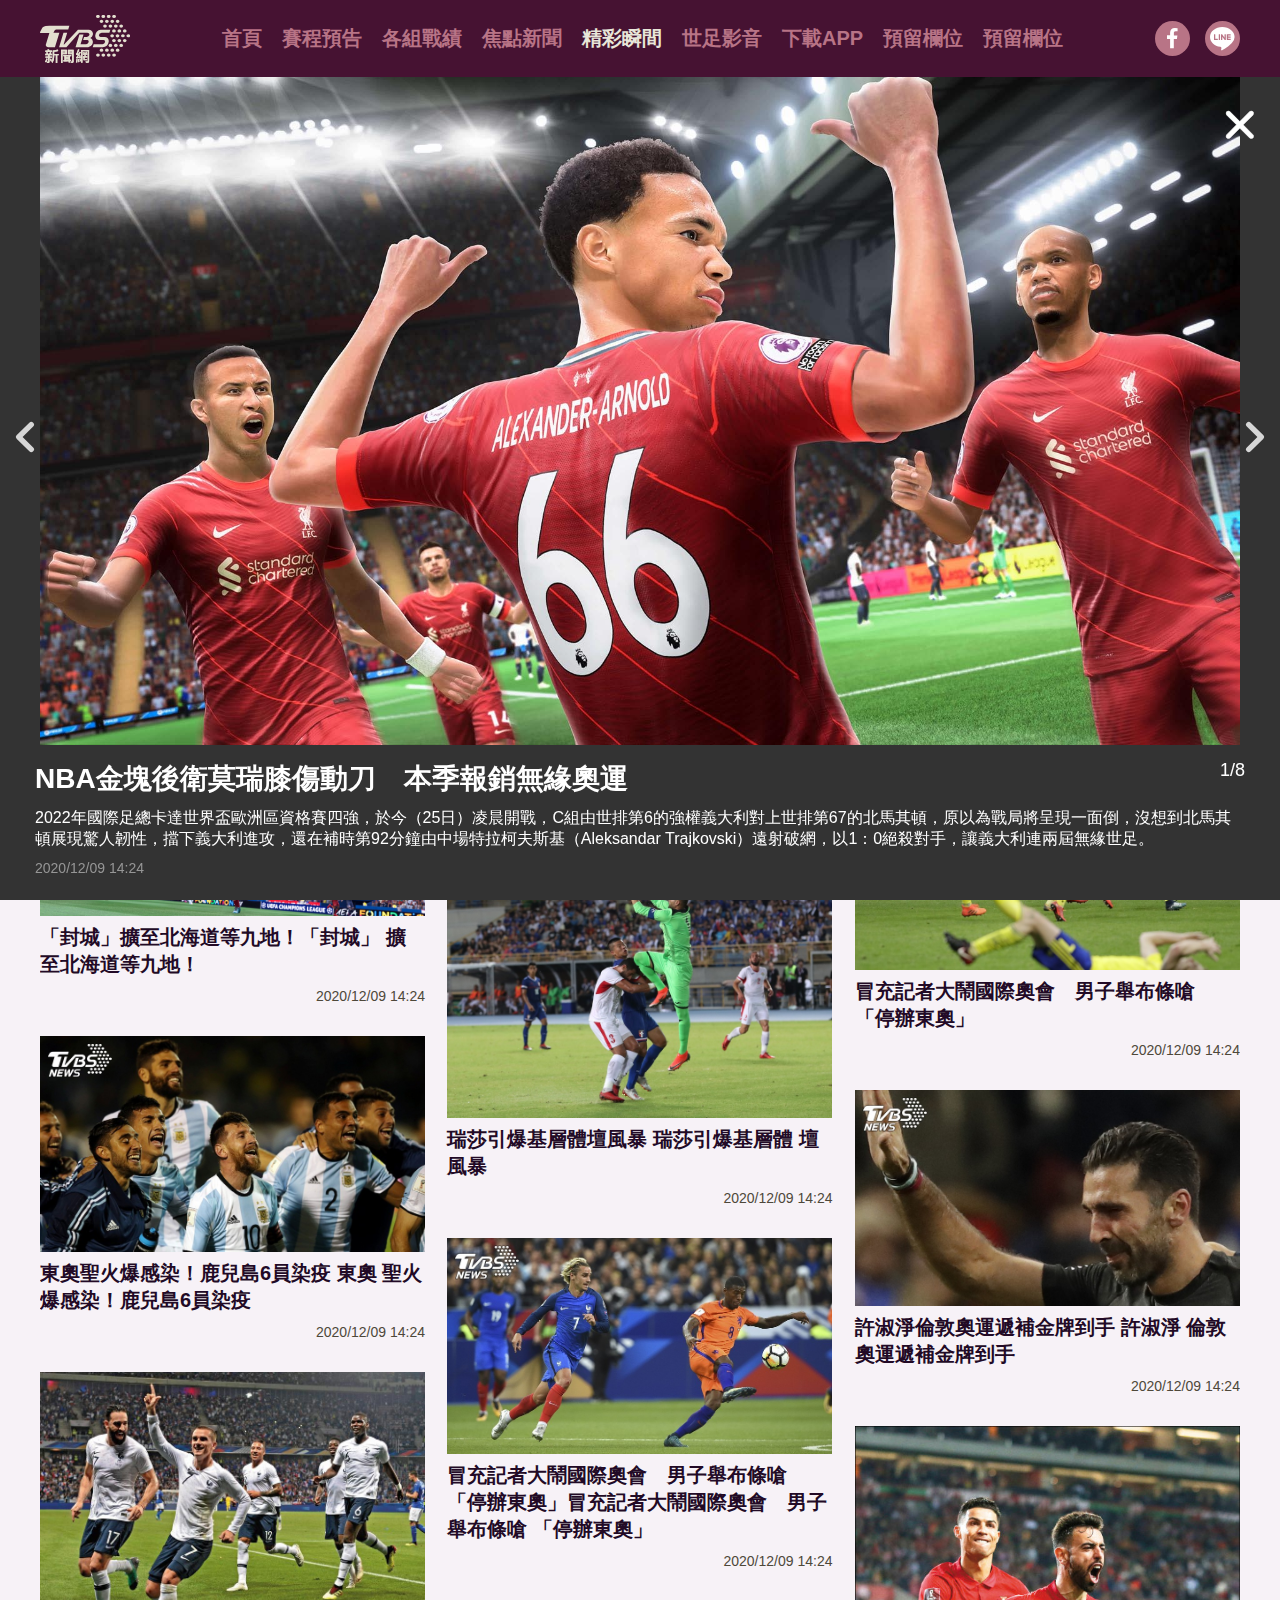
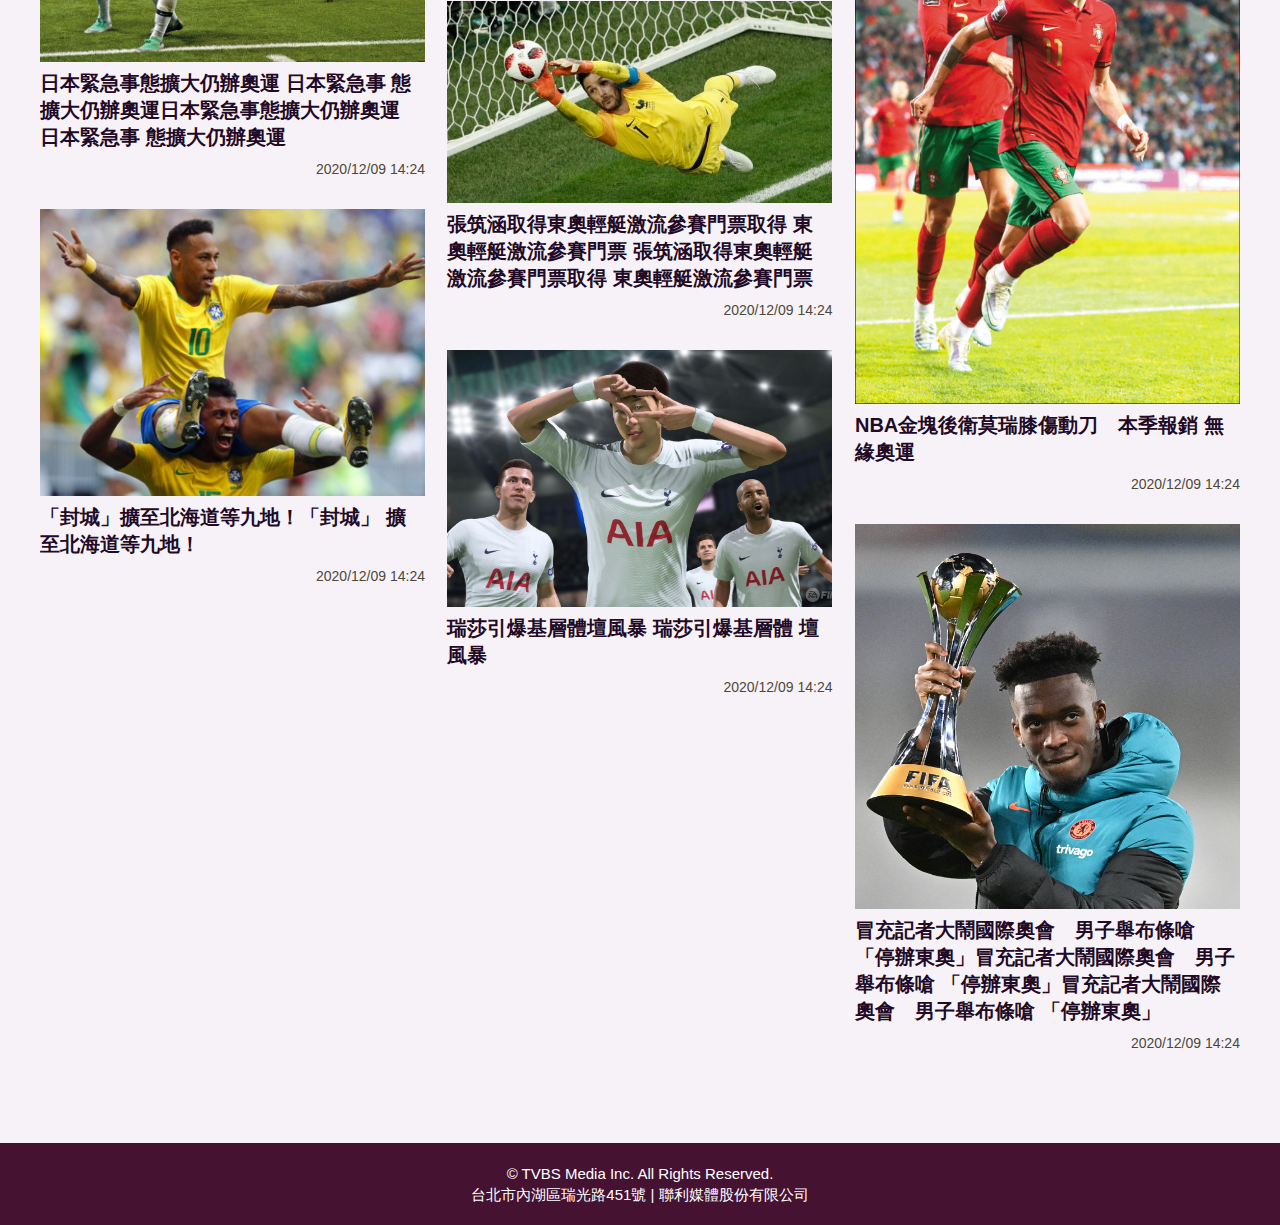
<file: album_inside.html>
<!doctype html>

<head>
    <meta charset="utf-8">
    <meta name="viewport" content="width=device-width">
    <title>2022世界盃足球賽-精彩瞬間</title>
    <meta name="Keywords" content="">
    <meta name="description" content="">
    <link rel="icon" href="" type="image/icon">

    <!--共用CSS-->
    <link rel="stylesheet" href="css/animate.css">
    <link rel="stylesheet" type="text/css" href="css/base.css" media="screen">
    <!--共用CSSed-->

    <!--外掛CSS Link-->
    <link rel="stylesheet" href="css/owlcarousel/owl.carousel.css">
    <link rel="stylesheet" href="css/owlcarousel/owl.theme.css">
    <link rel="stylesheet" href="css/owlcarousel/demo.css">
    <!--外掛CSS Link ed-->

    <!--外掛 js Link-->
    <script type="text/javascript" src="js/jquery-2.1.4.min.js"></script>
    <script type="text/javascript" src="js/jquery.mousewheel.js"></script>
    <script type="text/javascript" src="js/owl.carousel.js"></script>
    <script type="text/javascript" src="js/jquery-ui.js"></script>
    <script type="text/javascript" src="js/jquery.ui.touch-punch.min.js"></script>
    <script type="text/javascript" src="js/jaliswall.js"></script>
    <!--外掛 js Link ed-->

    <!--js Link-->
    <script type="text/javascript" src="js/js01.js"></script>
    <!--js Link ed-->

    <!--本頁樣式-->
    <style>
        .aaa::before {
            content: "G";
        }
    </style>
    <!--本頁樣式ed-->
    <!--本頁js-->
    <script type="text/javascript">
        $(document).ready(function () {
            // 漢堡按鈕
            $(window).resize(function () {
                if ($(this).width() > 767) {
                    hamCancel();
                }
            });
            $('.menu_fixed .clear').click(function () { hamCancel(); });
            $('.ham').click(function () {
                $(this).toggleClass('op');
                if ($(this).hasClass('op')) {
                    $(this).css({
                        transform: 'rotate(180deg)',
                        translation: '0.3s',
                        position: 'absolute',
                        right: '15px', top: 0
                    });
                    hamGo();
                } else {
                    hamCancel();
                }
            });
            function hamGo() {
                $('html').css({ 'overflow-y': 'hidden' });
                $('.menu.mo .list ul').css({ 'white-space': 'normal', display: 'block' });
                $('.menu.mo .list').css({
                    'overflow': 'hidden',
                    width: '100%',
                    'padding': '35px 0 0 0'
                });
                $('.menu.mo .list li').css({
                    display: 'inline-block',
                    'margin-right': '15px',
                    'margin-bottom': '20px',
                });

                $('.menu.mo .fb').css({ display: 'inline-block', 'margin': '0' });
                $('.menu.mo .flex').css({ display: 'block' });
                $('.menu_fixed .clear').show();
            }
            function hamCancel() {
                $('.ham').css({
                    transform: 'rotate(0deg)',
                    translation: '0.3s',
                    position: 'relative',
                    right: 0, top: 0
                });
                $('html').css({ 'overflow-y': 'auto' });
                $('.menu.mo .list ul').css({ 'white-space': 'nowrap', display: 'flex' });
                $('.menu.mo .list').css({
                    'overflow-x': 'auto',
                    width: '90%',
                    'padding-top': '0px'
                });
                $('.menu.mo .list li').css({
                    display: 'block',
                    'margin-right': '15px',
                    'margin-bottom': '0px',
                });
                $('.menu.mo .fb').css({ display: 'none' });
                $('.menu.mo .flex').css({ display: 'flex' });
                $('.menu_fixed .clear').hide();
                $('.ham').removeClass('op');
            }
        });


    </script>
    <script type="text/javascript">
        $(document).ready(function () {
            $('.wall').jaliswall({ item: '.pubu' });

            // $('html').css({ 'overflow-y': 'hidden' });
            $('.pic_light_box .xx').click(function () {
                $('.black_background_box').hide();
                $('.pic_light_box').hide();
                $('html').css({ 'overflow-y': 'auto' });
            });

        });





    </script>

    <!--本頁js ed-->
</head>

<body>
    <!-- 遮罩層 -->
    <div class="black_background_box"></div>
    <!-- 遮罩層 ed-->
    <!--container主架構-->
    <!--GO~Top-->
    <div id="back">
        <div id="back-img1"><img src="images/gotop.svg" alt="top" /></div>
    </div>
    <!--GO~Top end-->
    <div class="container">
        <!--header -->
        <header>

            <div class="header_view">
                <div class="menu_fixed">
                    <div class="clear"></div>
                    <div class="menu_bar">
                        <div class="frame_box flex">
                            <div class="logo"><a href="https://news.tvbs.com.tw/" target="_blank"><img
                                        src="images/TVBS_Logo.svg" alt="logo" /></a></div>
                            <p>2022世界盃足球賽</p>
                            <div class="menu">
                                <ul class="flex">
                                    <li><a href="index.html">首頁</a></li>
                                    <li><a href="schedule.html">賽程預告</a></li>
                                    <li><a href="record.html">各組戰績</a></li>
                                    <li><a href="##">焦點新聞</a></li>
                                    <li class="act"><a href="album.html">精彩瞬間</a></li>
                                    <li><a href="##">世足影音</a></li>
                                    <li><a href="##">下載APP</a></li>
                                    <li><a href="##">預留欄位</a></li>
                                    <li><a href="##">預留欄位</a></li>
                                </ul>
                            </div>
                            <div class="community">
                                <ul class="flex">
                                    <li><a href="##"><img src="images/img_Facebook_TVBS.svg" alt="fb" /></a></li>
                                    <li><a href="##"><img src="images/img_Line_TVBS.svg" alt="line" /></a></li>
                                </ul>
                            </div>
                        </div>
                    </div>
                    <!-- 手機版 -->
                    <div class="menu mo">
                        <div class="frame_box">
                            <div class="flex">
                                <div class="list">
                                    <ul>
                                        <li class="act"><a href="##">首頁</a></li>
                                        <li><a href="##">賽程預告</a></li>
                                        <li><a href="##">各組戰績</a></li>
                                        <li><a href="##">焦點新聞</a></li>
                                        <li><a href="##">精彩瞬間</a></li>
                                        <li><a href="##">世足影音</a></li>
                                        <li><a href="##">下載APP</a></li>
                                        <li><a href="##">預留欄位</a></li>
                                        <li><a href="##">預留欄位</a></li>
                                        <li class="fb">
                                            <div class="img">
                                                <a href="##"><img src="images/img_Facebook_TVBS.svg" alt="fb" /></a>
                                                <a href="##"><img src="images/img_Line_TVBS.svg" alt="fb" /></a>
                                            </div>
                                        </li>
                                    </ul>
                                </div>
                                <div class="ham"><a href="##"><img src="images/ham.svg" alt="img" /></a></div>
                            </div>

                        </div>
                    </div>

                    <!-- 手機版 ed-->
                </div>
                <div class="pc"><img src="images/header_view.jpg" alt="view" /></div>

            </div>
            <div class="good_box">
                <div class="frame_box flex">
                    <div class="title flex">
                        <p>快訊</p>
                    </div>
                    <div class="txt_box">
                        <div class="txt"><a href="##">《奬金50萬》臺中原創音樂大賽　報名至5/14中午12點止。</a></div>
                        <div class="txt"><a
                                href="##">東奧看TVBS東奧看TVBS東奧看TVBS東奧看TVBS東奧看TVBS東奧看TVBS東奧看TVBS東奧看TVBS東奧看TVBS東奧看TVBS東奧看TVBS東奧看TVBS東奧看TVBS東奧看TVBS東奧看TVBS</a>
                        </div>
                    </div>
                </div>
            </div>
        </header>
        <!--header ed-->
        <!--main-->
        <main>
            <article>
                <div class="frame_box">
                    <h1 style="display: none;">精彩瞬間│2022世界盃足球賽</h1>

                    <div class="pic_box">
                        <!--圖集-->
                        <div class="pic_light_box">
                            <div class="box">
                                <div class="xx"><img src="images/clear_black_50dp.svg" alt="close"></div>
                                <div class="list">
                                    <ul>
                                        <li>
                                            <div class="img"><img src="images/fifa2022-1.jpg" alt="img"></div>
                                            <div class="txt_box">
                                                <div class="txt_content">
                                                    <div class="num">1/8</div>
                                                    <h2>NBA金塊後衛莫瑞膝傷動刀　本季報銷無緣奧運</h2>
                                                    <h3>2022年國際足總卡達世界盃歐洲區資格賽四強，於今（25日）凌晨開戰，C組由世排第6的強權義大利對上世排第67的北馬其頓，原以為戰局將呈現一面倒，沒想到北馬其頓展現驚人韌性，擋下義大利進攻，還在補時第92分鐘由中場特拉柯夫斯基（Aleksandar
                                                        Trajkovski）遠射破網，以1：0絕殺對手，讓義大利連兩屆無緣世足。</h3>
                                                    <div class="article_time">2020/12/09 14:24</div>
                                                </div>
                                            </div>
                                        </li>
                                        <li>
                                            <div class="img"><img src="images/fifa2022-2.jpg" alt="img"></div>
                                            <div class="txt_box">
                                                <div class="txt_content">
                                                    <div class="num">2/8</div>
                                                    <h2>NBA金塊後衛莫瑞膝傷動刀　本季報銷無緣奧運</h2>
                                                    <h3>NBA金塊後衛莫瑞。（圖／達志影像路透社）</h3>
                                                    <div class="article_time">2020/12/09 14:24</div>
                                                </div>
                                            </div>
                                        </li>
                                        <li>
                                            <div class="img"><img src="images/fifa2022-3.jpg" alt="img"></div>
                                            <div class="txt_box">
                                                <div class="txt_content">
                                                    <div class="num">3/8</div>
                                                    <h2>NBA金塊後衛莫瑞膝傷動刀　本季報銷無緣奧運</h2>
                                                    <h3>NBA金塊後衛莫瑞。（圖／達志影像路透社）</h3>
                                                    <div class="article_time">2020/12/09 14:24</div>
                                                </div>
                                            </div>
                                        </li>
                                        <li>
                                            <div class="img"><img src="images/fifa2022-4.jpg" alt="img"></div>
                                            <div class="txt_box">
                                                <div class="txt_content">
                                                    <div class="num">4/8</div>
                                                    <h2>NBA金塊後衛莫瑞膝傷動刀　本季報銷無緣奧運</h2>
                                                    <h3>NBA金塊後衛莫瑞。（圖／達志影像路透社）</h3>
                                                    <div class="article_time">2020/12/09 14:24</div>
                                                </div>
                                            </div>
                                        </li>
                                        <li>
                                            <div class="img"><img src="images/fifa2022-5.jpg" alt="img"></div>
                                            <div class="txt_box">
                                                <div class="txt_content">
                                                    <div class="num">5/8</div>
                                                    <h2>NBA金塊後衛莫瑞膝傷動刀　本季報銷無緣奧運</h2>
                                                    <h3>NBA金塊後衛莫瑞。（圖／達志影像路透社）</h3>
                                                    <div class="article_time">2020/12/09 14:24</div>
                                                </div>
                                            </div>
                                        </li>
                                        <li>
                                            <div class="img"><img src="images/fifa2022-6.jpg" alt="img"></div>
                                            <div class="txt_box">
                                                <div class="txt_content">
                                                    <div class="num">6/8</div>
                                                    <h2>NBA金塊後衛莫瑞膝傷動刀　本季報銷無緣奧運</h2>
                                                    <h3>NBA金塊後衛莫瑞。（圖／達志影像路透社）</h3>
                                                    <div class="article_time">2020/12/09 14:24</div>
                                                </div>
                                            </div>
                                        </li>
                                        <li>
                                            <div class="img"><img src="images/fifa2022-7.jpg" alt="img"></div>
                                            <div class="txt_box">
                                                <div class="txt_content">
                                                    <div class="num">7/8</div>
                                                    <h2>NBA金塊後衛莫瑞膝傷動刀　本季報銷無緣奧運</h2>
                                                    <h3>NBA金塊後衛莫瑞。（圖／達志影像路透社）</h3>
                                                    <div class="article_time">2020/12/09 14:24</div>
                                                </div>
                                            </div>
                                        </li>
                                        <li>
                                            <div class="img"><img src="images/fifa2022-8.jpg" alt="img"></div>
                                            <div class="txt_box">
                                                <div class="txt_content">
                                                    <div class="num">8/8</div>
                                                    <h2>NBA金塊後衛莫瑞膝傷動刀　本季報銷無緣奧運</h2>
                                                    <h3>NBA金塊後衛莫瑞。（圖／達志影像路透社）</h3>
                                                    <div class="article_time">2020/12/09 14:24</div>
                                                </div>
                                            </div>
                                        </li>
                                    </ul>
                                    <input type="hidden" value="">
                                </div>
                                <!--輪播外掛程式-->
                                <script>
                                    $('.pic_light_box .list ul').owlCarousel({
                                        URLhashListener: true,
                                        startPosition: 'URLHash',
                                        lazyContent: true,
                                        items: 1,
                                        loop: true,
                                        nav: true,
                                        margin: 0,
                                        smartSpeed: 800,
                                        autoplayTimeout: 3000,
                                        autoplayHoverPause: false,
                                        navText: ['', ''],
                                    });

                                    //querystring控制頁數
                                    // owl = $(".pic_light_box .list ul").data('owlCarousel');

                                    // $('.owl-prev').on('click', function () {
                                    //     var url = window.location.pathname;
                                    //     var num = $('.owl-item').eq(1).find('.num').html();
                                    //     var now_page_array = num.split('/');
                                    //     var now_page = now_page_array[0];
                                    //     if (now_page == 1) {
                                    //         now_page = now_page_array[1];
                                    //     } else {
                                    //         now_page = now_page - 1;
                                    //     }
                                    //     window.location.href = (url + "?pic=" + now_page);
                                    // });

                                    // $('.owl-next').on('click', function () {
                                    //     var url = window.location.pathname;
                                    //     var num = $('.owl-item').eq(1).find('.num').html();
                                    //     var now_page_array = num.split('/');
                                    //     var now_page = now_page_array[0];
                                    //     if (now_page == now_page_array[1]) {
                                    //         now_page = 1;
                                    //     } else {
                                    //         now_page = parseInt(now_page) + 1;
                                    //     }
                                    //     window.location.href = (url + "?pic=" + now_page);

                                    // });
                                    // $(document).ready(function () {

                                    //     var url = window.location.pathname;
                                    //     var querystring = window.location.search;
                                    //     if (querystring != "") {
                                    //         now_page = querystring.split('=')[1] - 1;
                                    //         if (now_page == 0) {
                                    //             now_page = 8;
                                    //         }
                                    //         owl.jumpTo(now_page);
                                    //     }

                                    // });
                            //querystring控制頁數 end
                                </script>
                                <!--輪播外掛程式 ed-->
                            </div>
                        </div>
                        <!--圖集-->
                        <div class="article_wonderful">
                            <div class="pic_box">
                                <div class="wall">
                                    <div class="pubu">
                                        <a href="##">
                                            <div class="img">
                                                <div class="overlay-color"></div>
                                                <img src="images/fifa2022-1.jpg" alt="img">
                                            </div>
                                            <div class="txt_box">
                                                <h2>日本緊急事態擴大仍辦奧運 日本緊急事 態擴大仍辦奧運日本緊急事態擴大仍辦奧運 日本緊急事 態擴大仍辦奧運</h2>
                                                <div class="article_time">2020/12/09 14:24</div>
                                            </div>
                                        </a>
                                    </div>

                                    <div class="pubu">
                                        <a href="##">
                                            <div class="img">
                                                <div class="overlay-color"></div>
                                                <img src="images/fifa2022-15.jpg" alt="img">
                                            </div>
                                            <div class="txt_box">
                                                <h2>張筑涵取得東奧輕艇激流參賽門票取得 東奧輕艇激流參賽門票</h2>
                                                <div class="article_time">2020/12/09 14:24</div>
                                            </div>
                                        </a>
                                    </div>

                                    <div class="pubu">
                                        <a href="##">
                                            <div class="img">
                                                <div class="overlay-color"></div>
                                                <img src="images/fifa2022-2.jpg" alt="img">
                                            </div>
                                            <div class="txt_box">
                                                <h2>NBA金塊後衛莫瑞膝傷動刀　本季報銷 無緣奧運 NBA金塊後衛莫瑞膝傷動刀　本季報銷 無緣奧運 NBA金塊後衛莫瑞膝傷動刀　本季報銷
                                                    無緣奧運 NBA金塊後衛莫瑞膝傷動刀　本季報銷 無緣奧運</h2>
                                                <div class="article_time">2020/12/09 14:24</div>
                                            </div>
                                        </a>
                                    </div>

                                    <div class="pubu">
                                        <a href="##">
                                            <div class="img">
                                                <div class="overlay-color"></div>
                                                <img src="images/fifa2022-3.jpg" alt="img">
                                            </div>
                                            <div class="txt_box">
                                                <h2>「封城」擴至北海道等九地！「封城」 擴至北海道等九地！</h2>
                                                <div class="article_time">2020/12/09 14:24</div>
                                            </div>
                                        </a>
                                    </div>

                                    <div class="pubu">
                                        <a href="##">
                                            <div class="img">
                                                <div class="overlay-color"></div>
                                                <img src="images/fifa2022-4.jpg" alt="img">
                                            </div>
                                            <div class="txt_box">
                                                <h2>瑞莎引爆基層體壇風暴 瑞莎引爆基層體 壇風暴</h2>
                                                <div class="article_time">2020/12/09 14:24</div>
                                            </div>
                                        </a>
                                    </div>

                                    <div class="pubu">
                                        <a href="##">
                                            <div class="img">
                                                <div class="overlay-color"></div>
                                                <img src="images/fifa2022-5.jpg" alt="img">
                                            </div>
                                            <div class="txt_box">
                                                <h2>冒充記者大鬧國際奧會　男子舉布條嗆 「停辦東奧」</h2>
                                                <div class="article_time">2020/12/09 14:24</div>
                                            </div>
                                        </a>
                                    </div>

                                    <div class="pubu">
                                        <a href="##">
                                            <div class="img">
                                                <div class="overlay-color"></div>
                                                <img src="images/fifa2022-6.jpg" alt="img">
                                            </div>
                                            <div class="txt_box">
                                                <h2>東奧聖火爆感染！鹿兒島6員染疫 東奧 聖火爆感染！鹿兒島6員染疫</h2>
                                                <div class="article_time">2020/12/09 14:24</div>
                                            </div>
                                        </a>
                                    </div>

                                    <div class="pubu">
                                        <a href="##">
                                            <div class="img">
                                                <div class="overlay-color"></div>
                                                <img src="images/fifa2022-7.jpg" alt="img">
                                            </div>
                                            <div class="txt_box">
                                                <h2>冒充記者大鬧國際奧會　男子舉布條嗆 「停辦東奧」冒充記者大鬧國際奧會　男子舉布條嗆 「停辦東奧」</h2>
                                                <div class="article_time">2020/12/09 14:24</div>
                                            </div>
                                        </a>
                                    </div>

                                    <div class="pubu">
                                        <a href="##">
                                            <div class="img">
                                                <div class="overlay-color"></div>
                                                <img src="images/fifa2022-8.jpg" alt="img">
                                            </div>
                                            <div class="txt_box">
                                                <h2>許淑淨倫敦奧運遞補金牌到手 許淑淨 倫敦奧運遞補金牌到手</h2>
                                                <div class="article_time">2020/12/09 14:24</div>
                                            </div>
                                        </a>
                                    </div>
                                    <div class="pubu">
                                        <a href="##">
                                            <div class="img">
                                                <div class="overlay-color"></div>
                                                <img src="images/fifa2022-9.jpg" alt="img">
                                            </div>
                                            <div class="txt_box">
                                                <h2>日本緊急事態擴大仍辦奧運 日本緊急事 態擴大仍辦奧運日本緊急事態擴大仍辦奧運 日本緊急事 態擴大仍辦奧運</h2>
                                                <div class="article_time">2020/12/09 14:24</div>
                                            </div>
                                        </a>
                                    </div>

                                    <div class="pubu">
                                        <a href="##">
                                            <div class="img">
                                                <div class="overlay-color"></div>
                                                <img src="images/fifa2022-10.jpg" alt="img">
                                            </div>
                                            <div class="txt_box">
                                                <h2>張筑涵取得東奧輕艇激流參賽門票取得 東奧輕艇激流參賽門票 張筑涵取得東奧輕艇激流參賽門票取得 東奧輕艇激流參賽門票</h2>
                                                <div class="article_time">2020/12/09 14:24</div>
                                            </div>
                                        </a>
                                    </div>

                                    <div class="pubu">
                                        <a href="##">
                                            <div class="img">
                                                <div class="overlay-color"></div>
                                                <img src="images/fifa2022-11.jpg" alt="img">
                                            </div>
                                            <div class="txt_box">
                                                <h2>NBA金塊後衛莫瑞膝傷動刀　本季報銷 無緣奧運</h2>
                                                <div class="article_time">2020/12/09 14:24</div>
                                            </div>
                                        </a>
                                    </div>

                                    <div class="pubu">
                                        <a href="##">
                                            <div class="img">
                                                <div class="overlay-color"></div>
                                                <img src="images/fifa2022-12.jpg" alt="img">
                                            </div>
                                            <div class="txt_box">
                                                <h2>「封城」擴至北海道等九地！「封城」 擴至北海道等九地！</h2>
                                                <div class="article_time">2020/12/09 14:24</div>
                                            </div>
                                        </a>
                                    </div>

                                    <div class="pubu">
                                        <a href="##">
                                            <div class="img">
                                                <div class="overlay-color"></div>
                                                <img src="images/fifa2022-13.jpg" alt="img">
                                            </div>
                                            <div class="txt_box">
                                                <h2>瑞莎引爆基層體壇風暴 瑞莎引爆基層體 壇風暴</h2>
                                                <div class="article_time">2020/12/09 14:24</div>
                                            </div>
                                        </a>
                                    </div>

                                    <div class="pubu">
                                        <a href="##">
                                            <div class="img">
                                                <div class="overlay-color"></div>
                                                <img src="images/fifa2022-14.jpg" alt="img">
                                            </div>
                                            <div class="txt_box">
                                                <h2>冒充記者大鬧國際奧會　男子舉布條嗆 「停辦東奧」冒充記者大鬧國際奧會　男子舉布條嗆 「停辦東奧」冒充記者大鬧國際奧會　男子舉布條嗆
                                                    「停辦東奧」</h2>
                                                <div class="article_time">2020/12/09 14:24</div>
                                            </div>
                                        </a>
                                    </div>

                                </div>
                            </div>
                        </div>

                    </div>
            </article>
        </main>
        <!--main ed-->
        <!--footer-->
        <footer>
            <div class="frame_box">
                <small> © TVBS Media Inc. All Rights Reserved.<br>台北市內湖區瑞光路451號 | 聯利媒體股份有限公司 </small>
            </div>
        </footer>
        <!--footer ed-->
        <!--container主架構ed-->
    </div>
</body>

</html>
</file>
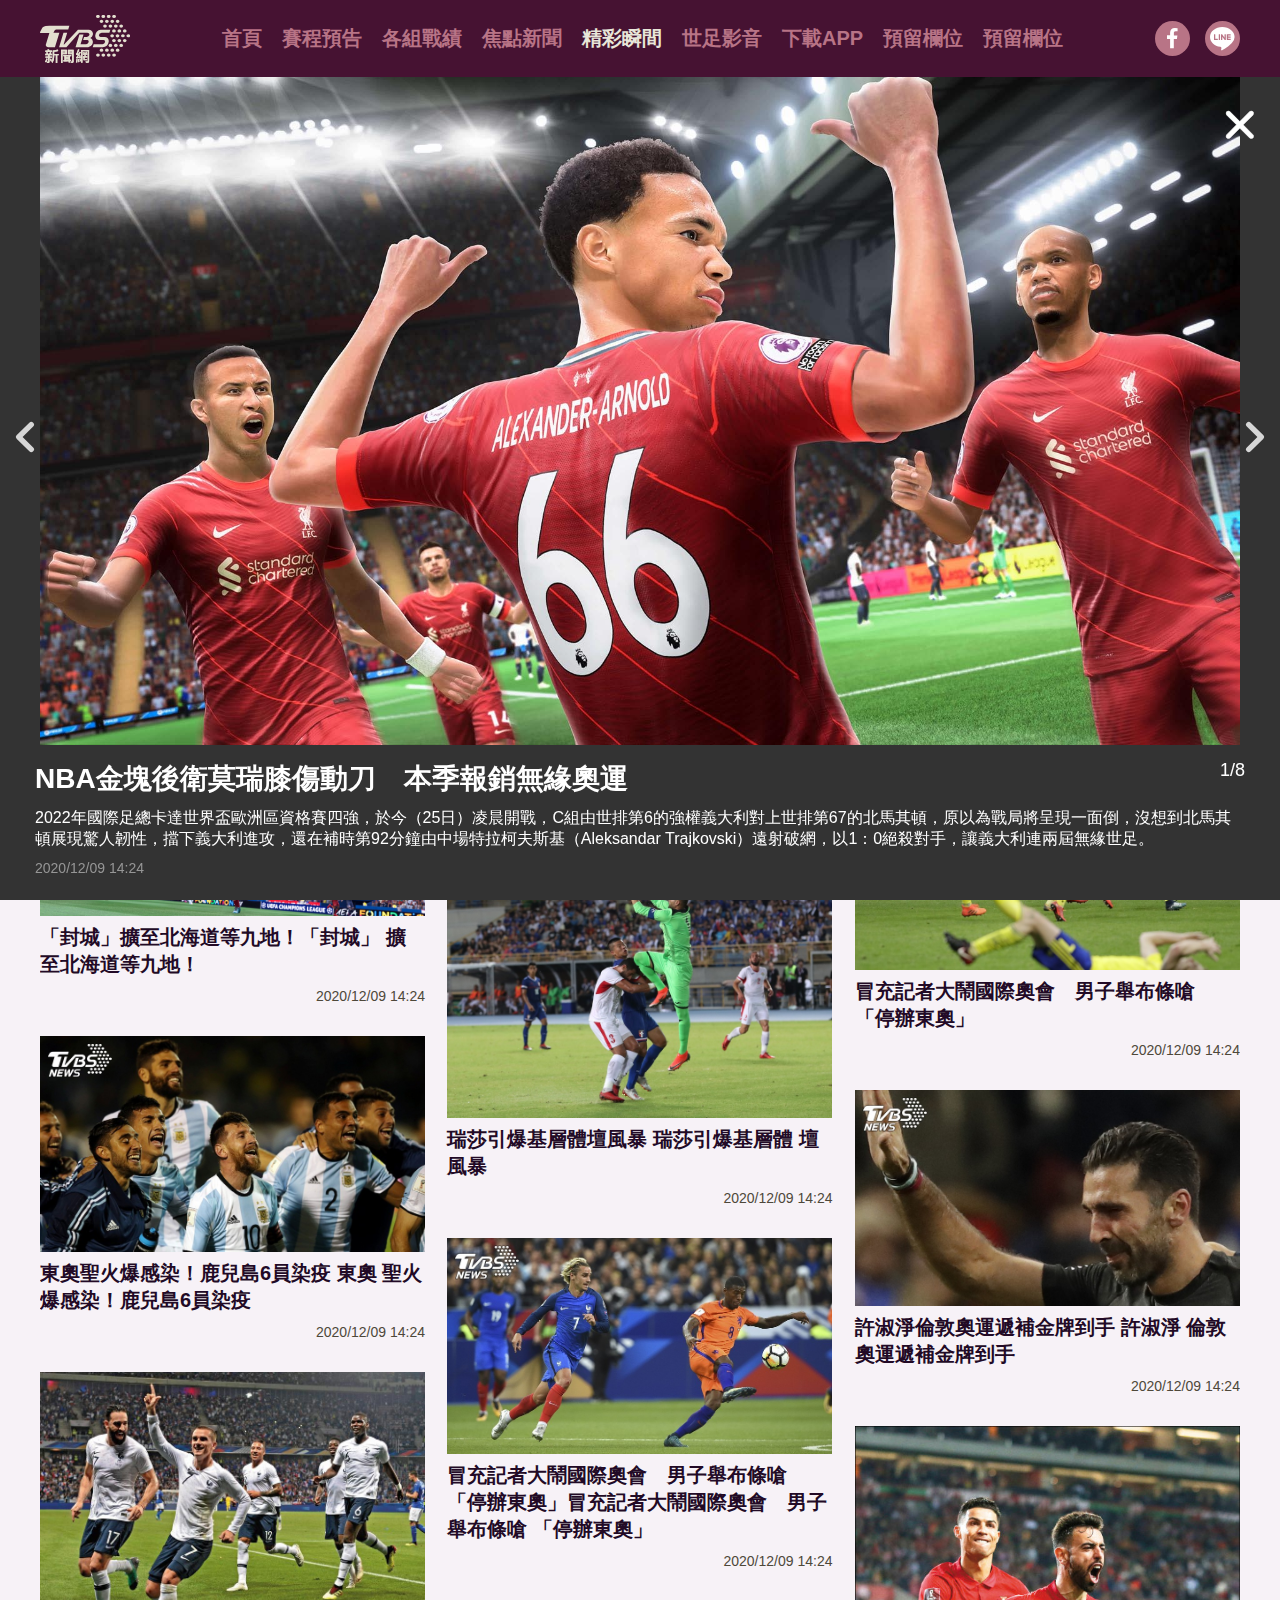
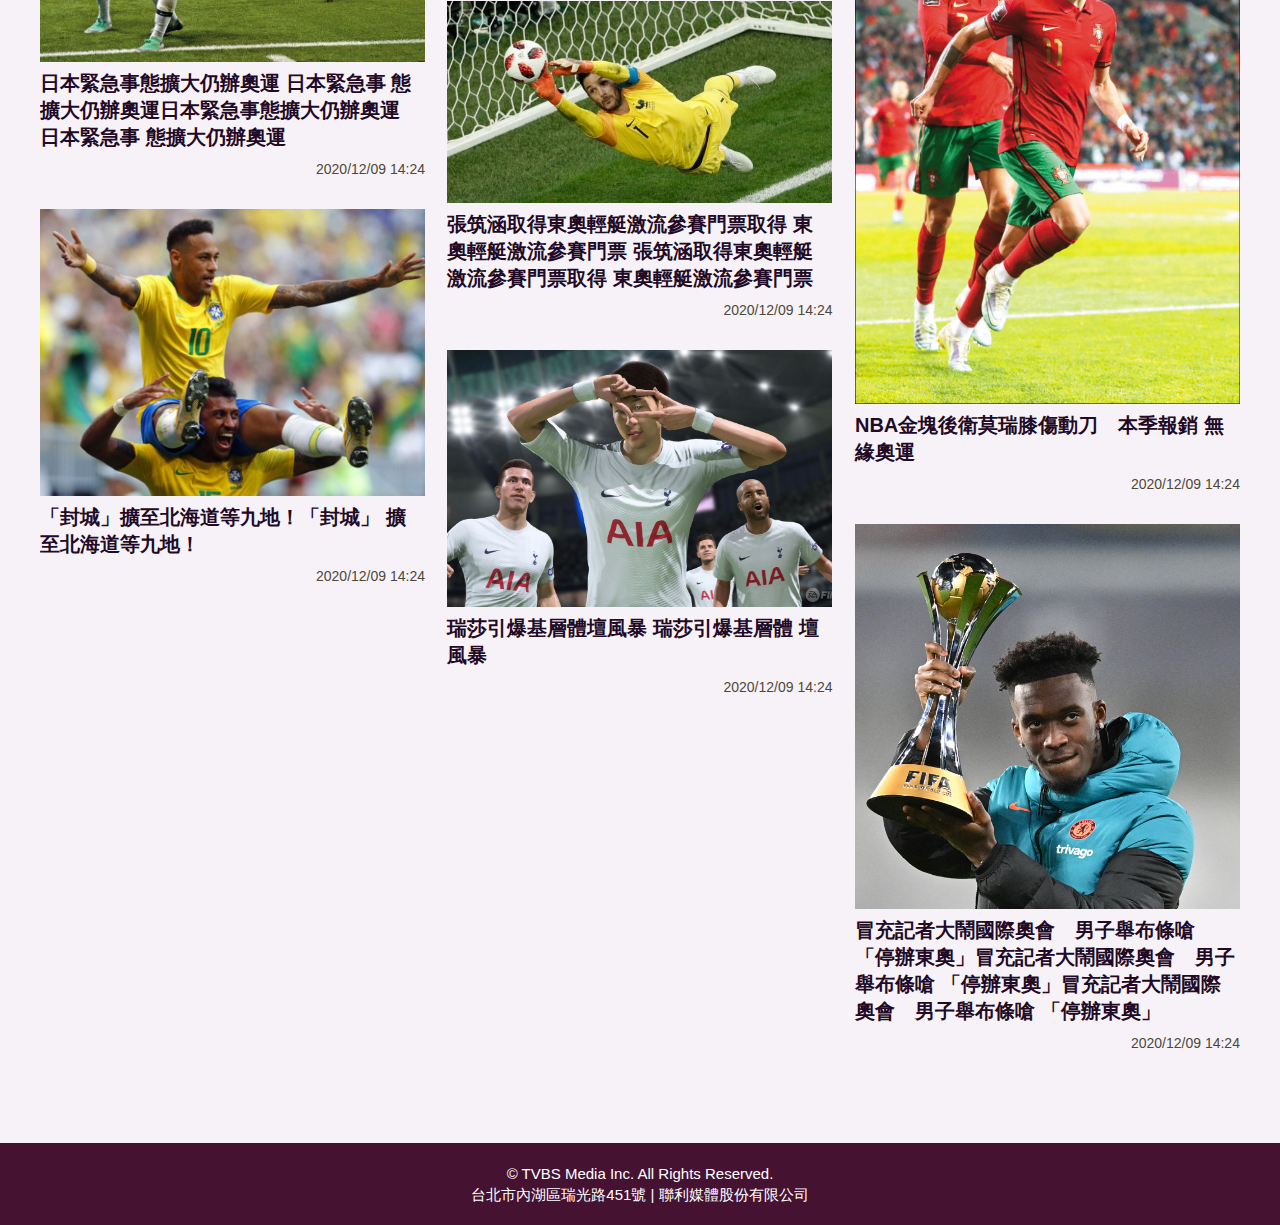
<file: album_inside2.html>
<!doctype html>

<head>
    <meta charset="utf-8">
    <meta name="viewport" content="width=device-width">
    <title>2022世界盃足球賽-精彩瞬間</title>
    <meta name="Keywords" content="">
    <meta name="description" content="">
    <link rel="icon" href="" type="image/icon">

    <!--共用CSS-->
    <link rel="stylesheet" href="css/animate.css">
    <link rel="stylesheet" type="text/css" href="css/base.css" media="screen">
    <!--共用CSSed-->

    <!--外掛CSS Link-->
    <link rel="stylesheet" href="css/owlcarousel/owl.carousel.css">
    <link rel="stylesheet" href="css/owlcarousel/owl.theme.css">
    <link rel="stylesheet" href="css/owlcarousel/demo.css">
    <!--外掛CSS Link ed-->

    <!--外掛 js Link-->
    <script type="text/javascript" src="js/jquery-2.1.4.min.js"></script>
    <script type="text/javascript" src="js/jquery.mousewheel.js"></script>
    <script type="text/javascript" src="js/owl.carousel.js"></script>
    <script type="text/javascript" src="js/jquery-ui.js"></script>
    <script type="text/javascript" src="js/jquery.ui.touch-punch.min.js"></script>
    <script type="text/javascript" src="js/jaliswall.js"></script>
    <!--外掛 js Link ed-->

    <!--js Link-->
    <script type="text/javascript" src="js/js01.js"></script>
    <!--js Link ed-->

    <!--本頁樣式-->
    <style>
        .aaa::before {
            content: "G";
        }
    </style>
    <!--本頁樣式ed-->
    <!--本頁js-->
    <script type="text/javascript">
        $(document).ready(function () {
            // 漢堡按鈕
            $(window).resize(function () {
                if ($(this).width() > 767) {
                    hamCancel();
                }
            });
            $('.menu_fixed .clear').click(function () { hamCancel(); });
            $('.ham').click(function () {
                $(this).toggleClass('op');
                if ($(this).hasClass('op')) {
                    $(this).css({
                        transform: 'rotate(180deg)',
                        translation: '0.3s',
                        position: 'absolute',
                        right: '15px', top: 0
                    });
                    hamGo();
                } else {
                    hamCancel();
                }
            });
            function hamGo() {
                $('html').css({ 'overflow-y': 'hidden' });
                $('.menu.mo .list ul').css({ 'white-space': 'normal', display: 'block' });
                $('.menu.mo .list').css({
                    'overflow': 'hidden',
                    width: '100%',
                    'padding': '35px 0 0 0'
                });
                $('.menu.mo .list li').css({
                    display: 'inline-block',
                    'margin-right': '15px',
                    'margin-bottom': '20px',
                });

                $('.menu.mo .fb').css({ display: 'inline-block', 'margin': '0' });
                $('.menu.mo .flex').css({ display: 'block' });
                $('.menu_fixed .clear').show();
            }
            function hamCancel() {
                $('.ham').css({
                    transform: 'rotate(0deg)',
                    translation: '0.3s',
                    position: 'relative',
                    right: 0, top: 0
                });
                $('html').css({ 'overflow-y': 'auto' });
                $('.menu.mo .list ul').css({ 'white-space': 'nowrap', display: 'flex' });
                $('.menu.mo .list').css({
                    'overflow-x': 'auto',
                    width: '90%',
                    'padding-top': '0px'
                });
                $('.menu.mo .list li').css({
                    display: 'block',
                    'margin-right': '15px',
                    'margin-bottom': '0px',
                });
                $('.menu.mo .fb').css({ display: 'none' });
                $('.menu.mo .flex').css({ display: 'flex' });
                $('.menu_fixed .clear').hide();
                $('.ham').removeClass('op');
            }
        });


    </script>
    <script type="text/javascript">
        $(document).ready(function () {
            $('.wall').jaliswall({ item: '.pubu' });

            // $('html').css({ 'overflow-y': 'hidden' });
            $('.pic_light_box .xx').click(function () {
                $('.black_background_box').hide();
                $('.pic_light_box').hide();
                $('html').css({ 'overflow-y': 'auto' });
            });

        });





    </script>

    <!--本頁js ed-->
</head>

<body>
    <!-- 遮罩層 -->
    <div class="black_background_box"></div>
    <!-- 遮罩層 ed-->
    <!--container主架構-->
    <!--GO~Top-->
    <div id="back">
        <div id="back-img1"><img src="images/gotop.svg" alt="top" /></div>
    </div>
    <!--GO~Top end-->
    <div class="container">
        <!--header -->
        <header>

            <div class="header_view">
                <div class="menu_fixed">
                    <div class="clear"></div>
                    <div class="menu_bar">
                        <div class="frame_box flex">
                            <div class="logo"><a href="https://news.tvbs.com.tw/" target="_blank"><img
                                        src="images/TVBS_Logo.svg" alt="logo" /></a></div>
                            <p>2022世界盃足球賽</p>
                            <div class="menu">
                                <ul class="flex">
                                    <li><a href="index.html">首頁</a></li>
                                    <li><a href="schedule.html">賽程預告</a></li>
                                    <li><a href="record.html">各組戰績</a></li>
                                    <li><a href="##">焦點新聞</a></li>
                                    <li class="act"><a href="album.html">精彩瞬間</a></li>
                                    <li><a href="##">世足影音</a></li>
                                    <li><a href="##">下載APP</a></li>
                                    <li><a href="##">預留欄位</a></li>
                                    <li><a href="##">預留欄位</a></li>
                                </ul>
                            </div>
                            <div class="community">
                                <ul class="flex">
                                    <li><a href="##"><img src="images/img_Facebook_TVBS.svg" alt="fb" /></a></li>
                                    <li><a href="##"><img src="images/img_Line_TVBS.svg" alt="line" /></a></li>
                                </ul>
                            </div>
                        </div>
                    </div>
                    <!-- 手機版 -->
                    <div class="menu mo">
                        <div class="frame_box">
                            <div class="flex">
                                <div class="list">
                                    <ul>
                                        <li class="act"><a href="##">首頁</a></li>
                                        <li><a href="##">賽程預告</a></li>
                                        <li><a href="##">各組戰績</a></li>
                                        <li><a href="##">焦點新聞</a></li>
                                        <li><a href="##">精彩瞬間</a></li>
                                        <li><a href="##">世足影音</a></li>
                                        <li><a href="##">下載APP</a></li>
                                        <li><a href="##">預留欄位</a></li>
                                        <li><a href="##">預留欄位</a></li>
                                        <li class="fb">
                                            <div class="img">
                                                <a href="##"><img src="images/img_Facebook_TVBS.svg" alt="fb" /></a>
                                                <a href="##"><img src="images/img_Line_TVBS.svg" alt="fb" /></a>
                                            </div>
                                        </li>
                                    </ul>
                                </div>
                                <div class="ham"><a href="##"><img src="images/ham.svg" alt="img" /></a></div>
                            </div>

                        </div>
                    </div>

                    <!-- 手機版 ed-->
                </div>
                <div class="pc"><img src="images/header_view.jpg" alt="view" /></div>

            </div>
            <div class="good_box">
                <div class="frame_box flex">
                    <div class="title flex">
                        <p>快訊</p>
                    </div>
                    <div class="txt_box">
                        <div class="txt"><a href="##">《奬金50萬》臺中原創音樂大賽　報名至5/14中午12點止。</a></div>
                        <div class="txt"><a
                                href="##">東奧看TVBS東奧看TVBS東奧看TVBS東奧看TVBS東奧看TVBS東奧看TVBS東奧看TVBS東奧看TVBS東奧看TVBS東奧看TVBS東奧看TVBS東奧看TVBS東奧看TVBS東奧看TVBS東奧看TVBS</a>
                        </div>
                    </div>
                </div>
            </div>
        </header>
        <!--header ed-->
        <!--main-->
        <main>
            <article>
                <div class="frame_box">
                    <h1 style="display: none;">精彩瞬間│2022世界盃足球賽</h1>

                    <div class="pic_box">
                        <!--圖集-->
                        <div class="pic_light_box">
                            <div class="box">
                                <div class="xx"><img src="images/clear_black_50dp.svg" alt="close"></div>
                                <div class="list">
                                    <ul>
                                        <li>
                                            <div class="img"><img src="images/fifa2022-1.jpg" alt="img"></div>
                                            <div class="txt_box">
                                                <div class="txt_content">
                                                    <div class="num">1/8</div>
                                                    <h2>NBA金塊後衛莫瑞膝傷動刀　本季報銷無緣奧運</h2>
                                                    <h3>2022年國際足總卡達世界盃歐洲區資格賽四強，於今（25日）凌晨開戰，C組由世排第6的強權義大利對上世排第67的北馬其頓，原以為戰局將呈現一面倒，沒想到北馬其頓展現驚人韌性，擋下義大利進攻，還在補時第92分鐘由中場特拉柯夫斯基（Aleksandar
                                                        Trajkovski）遠射破網，以1：0絕殺對手，讓義大利連兩屆無緣世足。</h3>
                                                    <div class="article_time">2020/12/09 14:24</div>
                                                </div>
                                            </div>
                                        </li>

                                    </ul>
                                    <input type="hidden" value="">
                                </div>
                                <!--輪播外掛程式-->
                                <script>
                                    $('.pic_light_box .list ul').owlCarousel({
                                        URLhashListener: true,
                                        startPosition: 'URLHash',
                                        lazyContent: true,
                                        items: 1,
                                        loop: true,
                                        nav: true,
                                        margin: 0,
                                        smartSpeed: 800,
                                        autoplayTimeout: 3000,
                                        autoplayHoverPause: false,
                                        navText: ['', ''],
                                    });

                                    //querystring控制頁數
                                    owl = $(".pic_light_box .list ul").data('owlCarousel');

                                    $('.pic_light_box .list ul .owl-prev').on('click', function () {
                                        var url = window.location.pathname;
                                        var num = $('.owl-item').eq(1).find('.num').html();
                                        var now_page_array = num.split('/');
                                        var now_page = now_page_array[0];
                                        if (now_page == 1) {
                                            now_page = now_page_array[1];
                                        } else {
                                            now_page = now_page - 1;
                                        }
                                        window.location.href = (url + "?pic=" + now_page);
                                    });

                                    $('.pic_light_box .list ul .owl-next').on('click', function () {
                                        var url = window.location.pathname;
                                        var num = $('.pic_light_box .list ul .owl-item').eq(1).find('.num').html();
                                        var now_page_array = num.split('/');
                                        var now_page = now_page_array[0];
                                        if (now_page == now_page_array[1]) {
                                            now_page = 1;
                                        } else {
                                            now_page = parseInt(now_page) + 1;
                                        }
                                        window.location.href = (url + "?pic=" + now_page);

                                    });
                                    $(document).ready(function () {

                                        var url = window.location.pathname;
                                        var querystring = window.location.search;
                                        if (querystring != "") {
                                            now_page = querystring.split('=')[1] - 1;
                                            if (now_page == 0) {
                                                now_page = 8;
                                            }
                                            owl.jumpTo(now_page);
                                        }

                                    });
                            //querystring控制頁數 end
                                </script>
                                <!--輪播外掛程式 ed-->
                            </div>
                        </div>
                        <!--圖集-->
                        <div class="article_wonderful">
                            <div class="pic_box">
                                <div class="wall">
                                    <div class="pubu">
                                        <a href="##">
                                            <div class="img">
                                                <div class="overlay-color"></div>
                                                <img src="images/fifa2022-1.jpg" alt="img">
                                            </div>
                                            <div class="txt_box">
                                                <h2>日本緊急事態擴大仍辦奧運 日本緊急事 態擴大仍辦奧運日本緊急事態擴大仍辦奧運 日本緊急事 態擴大仍辦奧運</h2>
                                                <div class="article_time">2020/12/09 14:24</div>
                                            </div>
                                        </a>
                                    </div>

                                    <div class="pubu">
                                        <a href="##">
                                            <div class="img">
                                                <div class="overlay-color"></div>
                                                <img src="images/fifa2022-15.jpg" alt="img">
                                            </div>
                                            <div class="txt_box">
                                                <h2>張筑涵取得東奧輕艇激流參賽門票取得 東奧輕艇激流參賽門票</h2>
                                                <div class="article_time">2020/12/09 14:24</div>
                                            </div>
                                        </a>
                                    </div>

                                    <div class="pubu">
                                        <a href="##">
                                            <div class="img">
                                                <div class="overlay-color"></div>
                                                <img src="images/fifa2022-2.jpg" alt="img">
                                            </div>
                                            <div class="txt_box">
                                                <h2>NBA金塊後衛莫瑞膝傷動刀　本季報銷 無緣奧運 NBA金塊後衛莫瑞膝傷動刀　本季報銷 無緣奧運 NBA金塊後衛莫瑞膝傷動刀　本季報銷
                                                    無緣奧運 NBA金塊後衛莫瑞膝傷動刀　本季報銷 無緣奧運</h2>
                                                <div class="article_time">2020/12/09 14:24</div>
                                            </div>
                                        </a>
                                    </div>

                                    <div class="pubu">
                                        <a href="##">
                                            <div class="img">
                                                <div class="overlay-color"></div>
                                                <img src="images/fifa2022-3.jpg" alt="img">
                                            </div>
                                            <div class="txt_box">
                                                <h2>「封城」擴至北海道等九地！「封城」 擴至北海道等九地！</h2>
                                                <div class="article_time">2020/12/09 14:24</div>
                                            </div>
                                        </a>
                                    </div>

                                    <div class="pubu">
                                        <a href="##">
                                            <div class="img">
                                                <div class="overlay-color"></div>
                                                <img src="images/fifa2022-4.jpg" alt="img">
                                            </div>
                                            <div class="txt_box">
                                                <h2>瑞莎引爆基層體壇風暴 瑞莎引爆基層體 壇風暴</h2>
                                                <div class="article_time">2020/12/09 14:24</div>
                                            </div>
                                        </a>
                                    </div>

                                    <div class="pubu">
                                        <a href="##">
                                            <div class="img">
                                                <div class="overlay-color"></div>
                                                <img src="images/fifa2022-5.jpg" alt="img">
                                            </div>
                                            <div class="txt_box">
                                                <h2>冒充記者大鬧國際奧會　男子舉布條嗆 「停辦東奧」</h2>
                                                <div class="article_time">2020/12/09 14:24</div>
                                            </div>
                                        </a>
                                    </div>

                                    <div class="pubu">
                                        <a href="##">
                                            <div class="img">
                                                <div class="overlay-color"></div>
                                                <img src="images/fifa2022-6.jpg" alt="img">
                                            </div>
                                            <div class="txt_box">
                                                <h2>東奧聖火爆感染！鹿兒島6員染疫 東奧 聖火爆感染！鹿兒島6員染疫</h2>
                                                <div class="article_time">2020/12/09 14:24</div>
                                            </div>
                                        </a>
                                    </div>

                                    <div class="pubu">
                                        <a href="##">
                                            <div class="img">
                                                <div class="overlay-color"></div>
                                                <img src="images/fifa2022-7.jpg" alt="img">
                                            </div>
                                            <div class="txt_box">
                                                <h2>冒充記者大鬧國際奧會　男子舉布條嗆 「停辦東奧」冒充記者大鬧國際奧會　男子舉布條嗆 「停辦東奧」</h2>
                                                <div class="article_time">2020/12/09 14:24</div>
                                            </div>
                                        </a>
                                    </div>

                                    <div class="pubu">
                                        <a href="##">
                                            <div class="img">
                                                <div class="overlay-color"></div>
                                                <img src="images/fifa2022-8.jpg" alt="img">
                                            </div>
                                            <div class="txt_box">
                                                <h2>許淑淨倫敦奧運遞補金牌到手 許淑淨 倫敦奧運遞補金牌到手</h2>
                                                <div class="article_time">2020/12/09 14:24</div>
                                            </div>
                                        </a>
                                    </div>
                                    <div class="pubu">
                                        <a href="##">
                                            <div class="img">
                                                <div class="overlay-color"></div>
                                                <img src="images/fifa2022-9.jpg" alt="img">
                                            </div>
                                            <div class="txt_box">
                                                <h2>日本緊急事態擴大仍辦奧運 日本緊急事 態擴大仍辦奧運日本緊急事態擴大仍辦奧運 日本緊急事 態擴大仍辦奧運</h2>
                                                <div class="article_time">2020/12/09 14:24</div>
                                            </div>
                                        </a>
                                    </div>

                                    <div class="pubu">
                                        <a href="##">
                                            <div class="img">
                                                <div class="overlay-color"></div>
                                                <img src="images/fifa2022-10.jpg" alt="img">
                                            </div>
                                            <div class="txt_box">
                                                <h2>張筑涵取得東奧輕艇激流參賽門票取得 東奧輕艇激流參賽門票 張筑涵取得東奧輕艇激流參賽門票取得 東奧輕艇激流參賽門票</h2>
                                                <div class="article_time">2020/12/09 14:24</div>
                                            </div>
                                        </a>
                                    </div>

                                    <div class="pubu">
                                        <a href="##">
                                            <div class="img">
                                                <div class="overlay-color"></div>
                                                <img src="images/fifa2022-11.jpg" alt="img">
                                            </div>
                                            <div class="txt_box">
                                                <h2>NBA金塊後衛莫瑞膝傷動刀　本季報銷 無緣奧運</h2>
                                                <div class="article_time">2020/12/09 14:24</div>
                                            </div>
                                        </a>
                                    </div>

                                    <div class="pubu">
                                        <a href="##">
                                            <div class="img">
                                                <div class="overlay-color"></div>
                                                <img src="images/fifa2022-12.jpg" alt="img">
                                            </div>
                                            <div class="txt_box">
                                                <h2>「封城」擴至北海道等九地！「封城」 擴至北海道等九地！</h2>
                                                <div class="article_time">2020/12/09 14:24</div>
                                            </div>
                                        </a>
                                    </div>

                                    <div class="pubu">
                                        <a href="##">
                                            <div class="img">
                                                <div class="overlay-color"></div>
                                                <img src="images/fifa2022-13.jpg" alt="img">
                                            </div>
                                            <div class="txt_box">
                                                <h2>瑞莎引爆基層體壇風暴 瑞莎引爆基層體 壇風暴</h2>
                                                <div class="article_time">2020/12/09 14:24</div>
                                            </div>
                                        </a>
                                    </div>

                                    <div class="pubu">
                                        <a href="##">
                                            <div class="img">
                                                <div class="overlay-color"></div>
                                                <img src="images/fifa2022-14.jpg" alt="img">
                                            </div>
                                            <div class="txt_box">
                                                <h2>冒充記者大鬧國際奧會　男子舉布條嗆 「停辦東奧」冒充記者大鬧國際奧會　男子舉布條嗆 「停辦東奧」冒充記者大鬧國際奧會　男子舉布條嗆
                                                    「停辦東奧」</h2>
                                                <div class="article_time">2020/12/09 14:24</div>
                                            </div>
                                        </a>
                                    </div>

                                </div>
                            </div>
                        </div>

                    </div>
            </article>
        </main>
        <!--main ed-->
        <!--footer-->
        <footer>
            <div class="frame_box">
                <small> © TVBS Media Inc. All Rights Reserved.<br>台北市內湖區瑞光路451號 | 聯利媒體股份有限公司 </small>
            </div>
        </footer>
        <!--footer ed-->
        <!--container主架構ed-->
    </div>
</body>

</html>
</file>
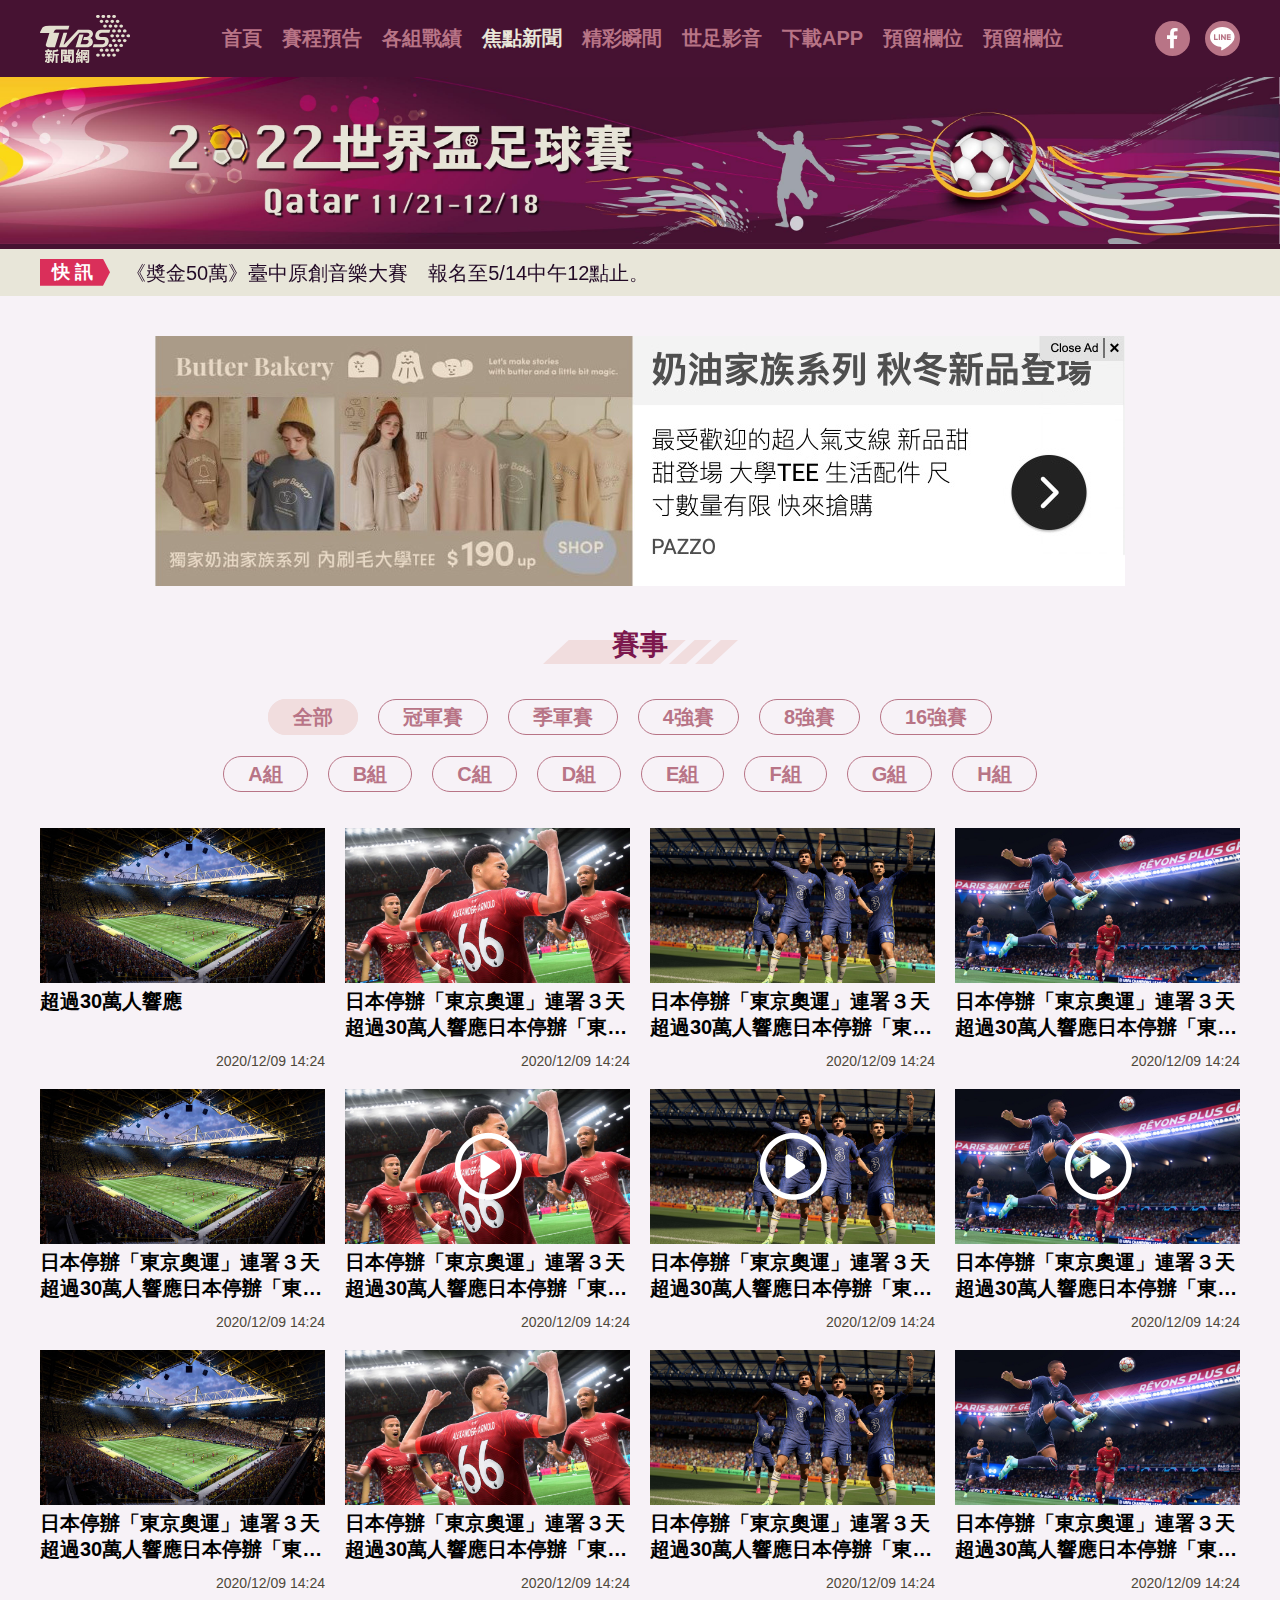
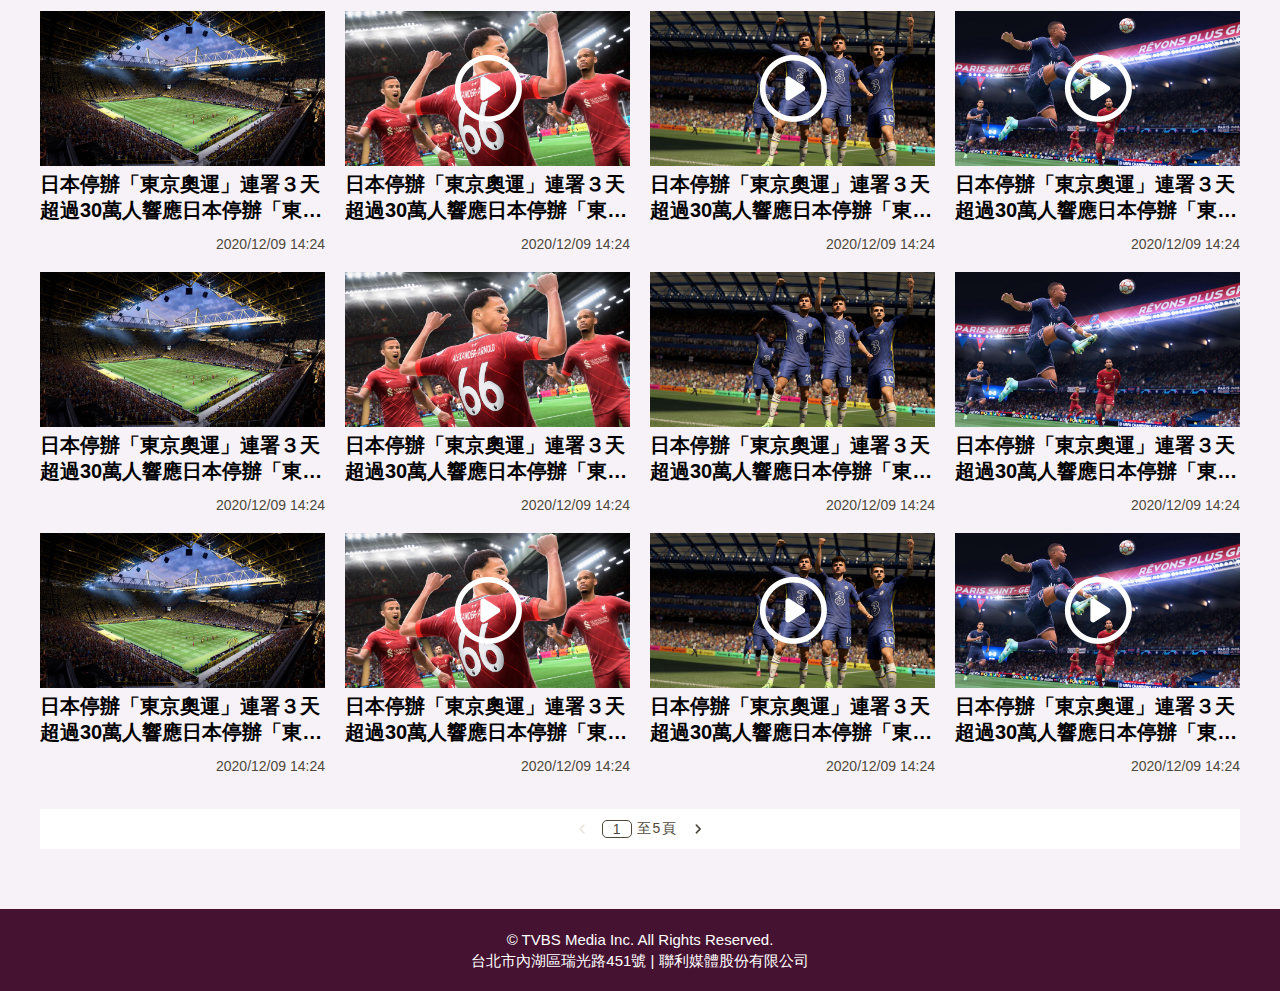
<file: focus.html>
<!doctype html>
<head>
<meta charset="utf-8">
<meta name="viewport" content="width=device-width">	
<title>2022世界盃足球賽-焦點新聞</title>
<meta name="Keywords" content="">
<meta name="description" content="">
<link rel="icon" href="" type="image/icon">

<!--共用CSS-->
<link rel="stylesheet" href="css/animate.css">
<link rel="stylesheet" type="text/css" href="css/base.css" media="screen">
<!--共用CSSed-->

<!--外掛CSS Link-->
<link rel="stylesheet" href="css/owlcarousel/owl.carousel.css">
<link rel="stylesheet" href="css/owlcarousel/owl.theme.css">
<link rel="stylesheet" href="css/owlcarousel/demo.css">
<!--外掛CSS Link ed-->
<!--外掛 js Link-->
<script type="text/javascript" src="js/jquery-2.1.4.min.js"></script>
<script type="text/javascript" src="js/jquery.mousewheel.js"></script>
<script type="text/javascript" src="js/owl.carousel.js"></script>
<script type="text/javascript" src="js/jquery-ui.js"></script>
<script type="text/javascript" src="js/jquery.ui.touch-punch.min.js"></script>
<!--外掛 js Link ed-->

<!--js Link-->
<script type="text/javascript" src="js/js01.js"></script>
<!--js Link ed-->

<!--本頁樣式-->
<style>
    .aaa::before{content:"G";}
</style>
<!--本頁樣式ed-->
<!--本頁js-->
<script type="text/javascript">
$(document).ready(function(){

// 輪播-快訊
    $('.good_box .txt_box').owlCarousel({
        URLhashListener:true,
        startPosition:'URLHash',
        animateIn: 'fadeInDown',
        lazyContent:true,
        items:1,
        loop:true,
        nav:false,
        margin:0,
        autoplay:true,
        smartSpeed:800,
        autoplayTimeout:3000,
        autoplayHoverPause:false,
        navText:['',''],
    });

// 輪播
// 漢堡按鈕
    $(window).resize(function(){
        if($(this).width()>767){
            hamCancel();
        }
    });
    $('.menu_fixed .clear').click(function(){hamCancel();});
    $('.ham').click(function(){
        $(this).toggleClass('op');
        if($(this).hasClass('op')){
            $(this).css({
                transform:'rotate(180deg)',
                translation:'0.3s',
                position:'absolute',
                right:'15px',top:0
            });
            hamGo();
        }else{
            hamCancel();
        }
    });
    function hamGo(){
        $('html').css({'overflow-y': 'hidden'});
        $('.menu.mo .list ul').css({'white-space':'normal',display:'block'});
        $('.menu.mo .list').css({
            'overflow': 'hidden',
            width:'100%',
            'padding':'35px 0 0 0'
        });
        $('.menu.mo .list li').css({
            display:'inline-block',
            'margin-right':'15px',
            'margin-bottom':'20px',
        });
        
        $('.menu.mo .fb').css({display:'inline-block','margin':'0'});
        $('.menu.mo .flex').css({display:'block'});
        $('.menu_fixed .clear').show();
    }
    function hamCancel(){
        $('.ham').css({
            transform:'rotate(0deg)',
            translation:'0.3s',
            position:'relative',
            right:0,top:0
        });
        $('html').css({'overflow-y': 'auto'});
        $('.menu.mo .list ul').css({'white-space':'nowrap',display:'flex'});
        $('.menu.mo .list').css({
            'overflow-x': 'auto',
            width:'90%',
            'padding-top':'0px'
        });
        $('.menu.mo .list li').css({
            display:'block',
            'margin-right':'15px',
            'margin-bottom':'0px',
        }); 
        $('.menu.mo .fb').css({display:'none'});
        $('.menu.mo .flex').css({display:'flex'});
        $('.menu_fixed .clear').hide();
        $('.ham').removeClass('op');
    }

});
</script>

<!--本頁js ed-->
</head>
<body>
<!--container主架構-->
<!--GO~Top-->
<div id="back">
<div id="back-img1"><img src="images/gotop.svg" alt="top"/></div>
</div>
<!--GO~Top end-->
<div class="container">
<!--floating banner 滑動置底-->
<div class="flexd_bottom_ad"><a href="##" target="_blank"><img src="images/bottom414.jpg"></a></div> 
<!--floating banner 滑動置底 ed-->
<!--蓋版廣告-->
<div class="lightbox_ad">
	<div class="box">
        <div class="img">
            <div class="xx"><img src="images/idle_xx.png"/></div>
            <img src="images/360x540.jpg"/>
        </div>
    </div>
</div>
<!--蓋版廣告-->
<!--header -->
<header>
    <h1 style="display: none;">世足影音│2022世界盃足球賽</h1>
    <div class="header_view">
        <div class="menu_fixed">
            <div class="clear"></div>
            <div class="menu_bar">
                <div class="frame_box flex">
                    <div class="logo"><a href="https://news.tvbs.com.tw/" target="_blank" ><img src="images/TVBS_Logo.svg" alt="logo"/></a></div>
                    <p>2022世界盃足球賽</p>
                    <div class="menu">
                        <ul class="flex">
                            <li><a href="index.html">首頁</a></li>
                            <li><a href="schedule.html">賽程預告</a></li>
                            <li><a href="record.html">各組戰績</a></li>
                            <li class="act"><a href="focus.html">焦點新聞</a></li>
                            <li><a href="album.html">精彩瞬間</a></li>
                            <li><a href="playlist.html">世足影音</a></li>
                            <li><a href="##">下載APP</a></li>
                            <li><a href="##">預留欄位</a></li>
                            <li><a href="##">預留欄位</a></li>
                        </ul>
                    </div>
                    <div class="community">
                        <ul class="flex">
                            <li><a href="##"><img src="images/img_Facebook_TVBS.svg" alt="fb"/></a></li>
                            <li><a href="##"><img src="images/img_Line_TVBS.svg" alt="line"/></a></li>
                        </ul>
                    </div>
                </div>
            </div>
            <!-- 手機版 -->                
                <div class="menu mo">
                    <div class="frame_box">
                        <div class="flex">
                            <div class="list">
                                <ul>
                                    <li><a href="index.html">首頁</a></li>
                                    <li><a href="schedule.html">賽程預告</a></li>
                                    <li><a href="record.html">各組戰績</a></li>
                                    <li class="act"><a href="focus.html">焦點新聞</a></li>
                                    <li><a href="album.html">精彩瞬間</a></li>
                                    <li><a href="playlist.html">世足影音</a></li>
                                    <li><a href="##">下載APP</a></li>
                                    <li><a href="##">預留欄位</a></li>
                                    <li><a href="##">預留欄位</a></li>
                                    <li class="fb">
                                        <div class="img">
                                            <a href="##"><img src="images/img_Facebook_TVBS.svg" alt="fb"/></a>
                                            <a href="##"><img src="images/img_Line_TVBS.svg" alt="fb"/></a>
                                        </div>
                                    </li>
                                </ul>
                            </div>
                            <div class="ham"><a href="##"><img src="images/ham.svg" alt="img"/></a></div>
                        </div>
                        
                    </div>
                </div>
           
            <!-- 手機版 ed-->
        </div>
        <div class="pc"><img src="images/header_view.jpg" alt="view"/></div>

    </div>
    <div class="good_box">
        <div class="frame_box flex">
            <div class="title flex"><p>快訊</p></div>
            <div class="txt_box">
                <div class="txt"><a href="##">《奬金50萬》臺中原創音樂大賽　報名至5/14中午12點止。</a></div>
                <div class="txt"><a href="##">東奧看TVBS東奧看TVBS東奧看TVBS東奧看TVBS東奧看TVBS東奧看TVBS東奧看TVBS東奧看TVBS東奧看TVBS東奧看TVBS東奧看TVBS東奧看TVBS東奧看TVBS東奧看TVBS東奧看TVBS</a></div>                   
            </div>
        </div>
    </div>
</header>
<!--header ed-->
<!--main-->
<main>
    <article>
        <!-- 廣告欄位 -->       
        <div class="fifa_ad ad970 top40">
            <div class="ad970"><img src="images/970x250.jpg" alt="ad"/></div>
            <div class="ad320"><img src="images/320x100.jpg" alt="ad"/></div>
        </div>
        <!-- 廣告欄位 ed-->        
        <div class="frame_box">
            <div class="section">
                <div class="title"><p>賽事</p></div>
                <div class="focus_news">
                    <div class="tag_bar">
                        <div class="tag">
                            <ul>
                                <li class="act"><a href="##">全部</a></li>
                                <li><a href="##">冠軍賽</a></li>
                                <li><a href="##">季軍賽</a></li>
                                <li><a href="##">4強賽</a></li>
                                <li><a href="##">8強賽</a></li>
                                <li><a href="##">16強賽</a></li>
                            </ul>

                            <ul>
                                <li><a href="##">A組</a></li>
                                <li><a href="##">B組</a></li>
                                <li><a href="##">C組</a></li>
                                <li><a href="##">D組</a></li>
                                <li><a href="##">E組</a></li>
                                <li><a href="##">F組</a></li>
                                <li><a href="##">G組</a></li>
                                <li><a href="##">H組</a></li>
                            </ul>
                        </div>
                    </div>
                    <div class="list">
                        <ul>
                            <li>  
                                <a href="##">
                                    <div class="img">
                                        <div class="overlay-color"></div>
                                        <img src="images/fifa2022.jpg" alt='img'/>
                                    </div>
                                    <div class="txt_box">
                                        <h2 class="txt"> 超過30萬人響應</h2>                                       
                                        <div class="time">2020/12/09 14:24</div>
                                    </div> 
                                </a>             
                            </li>
                            <li>  
                                <a href="##">
                                    <div class="img">
                                        <div class="overlay-color"></div>
                                        <img src="images/fifa2022-1.jpg" alt='img'/>
                                    </div>
                                    <div class="txt_box">
                                        <h2 class="txt">日本停辦「東京奧運」連署３天 超過30萬人響應日本停辦「東京奧運」連署３天 超過30萬人響應日本停辦「東京奧運」連署３天 超過30萬人響應</h2>
                                        <div class="time">2020/12/09 14:24</div>
                                    </div> 
                                </a>             
                            </li>
                            <li>  
                                <a href="##">
                                    <div class="img">
                                        <div class="overlay-color"></div>
                                        <img src="images/fifa2022-2.jpg" alt='img'/>
                                    </div>
                                    <div class="txt_box">
                                        <h2 class="txt">日本停辦「東京奧運」連署３天 超過30萬人響應日本停辦「東京奧運」連署３天 超過30萬人響應</h2>
                                        <div class="time">2020/12/09 14:24</div>
                                    </div>  
                                </a>             
                            </li>
                            <li>  
                                <a href="##">
                                    <div class="img">
                                        <div class="overlay-color"></div>
                                        <img src="images/fifa2022-3.jpg" alt='img'/>
                                    </div>
                                    <div class="txt_box">
                                        <h2 class="txt">日本停辦「東京奧運」連署３天 超過30萬人響應日本停辦「東京奧運」連署３天 超過30萬人響應</h2>
                                        <div class="time">2020/12/09 14:24</div>
                                    </div> 
                                </a>             
                            </li>
                            <li>  
                                <a href="##">
                                    <div class="img">
                                        <div class="overlay-color"></div>
                                        <img src="images/fifa2022.jpg" alt='img'/>
                                    </div>
                                    <div class="txt_box">
                                        <h2 class="txt">日本停辦「東京奧運」連署３天 超過30萬人響應日本停辦「東京奧運」連署３天 超過30萬人響應</h2>                                       
                                        <div class="time">2020/12/09 14:24</div>
                                    </div> 
                                </a>             
                            </li>
                            <li>  
                                <a href="##">
                                    <div class="img">
                                        <div class="list_play"></div>
                                        <div class="overlay-color"></div>
                                        <img src="images/fifa2022-1.jpg" alt='img'/>
                                    </div>
                                    <div class="txt_box">
                                        <h2 class="txt">日本停辦「東京奧運」連署３天 超過30萬人響應日本停辦「東京奧運」連署３天 超過30萬人響應日本停辦「東京奧運」連署３天 超過30萬人響應</h2>
                                        <div class="time">2020/12/09 14:24</div>
                                    </div> 
                                </a>             
                            </li>
                            <li>  
                                <a href="##">
                                    <div class="img">
                                        <div class="list_play"></div>
                                        <div class="overlay-color"></div>
                                        <img src="images/fifa2022-2.jpg" alt='img'/>
                                    </div>
                                    <div class="txt_box">
                                        <h2 class="txt">日本停辦「東京奧運」連署３天 超過30萬人響應日本停辦「東京奧運」連署３天 超過30萬人響應</h2>
                                        <div class="time">2020/12/09 14:24</div>
                                    </div>
                                </a>
                            </li>
                            <li>
                                <a href="##">
                                    <div class="img">
                                        <div class="list_play"></div>
                                        <div class="overlay-color"></div>
                                        <img src="images/fifa2022-3.jpg" alt='img'/>
                                    </div>
                                    <div class="txt_box">
                                        <h2 class="txt">日本停辦「東京奧運」連署３天 超過30萬人響應日本停辦「東京奧運」連署３天 超過30萬人響應</h2>
                                        <div class="time">2020/12/09 14:24</div>
                                    </div>
                                </a>
                            </li>
                            <li>  
                                <a href="##">
                                    <div class="img">
                                        <div class="overlay-color"></div>
                                        <img src="images/fifa2022.jpg" alt='img'/>
                                    </div>
                                    <div class="txt_box">
                                        <h2 class="txt">日本停辦「東京奧運」連署３天 超過30萬人響應日本停辦「東京奧運」連署３天 超過30萬人響應</h2>                                       
                                        <div class="time">2020/12/09 14:24</div>
                                    </div> 
                                </a>             
                            </li>
                            <li>  
                                <a href="##">
                                    <div class="img">
                                        <div class="overlay-color"></div>
                                        <img src="images/fifa2022-1.jpg" alt='img'/>
                                    </div>
                                    <div class="txt_box">
                                        <h2 class="txt">日本停辦「東京奧運」連署３天 超過30萬人響應日本停辦「東京奧運」連署３天 超過30萬人響應日本停辦「東京奧運」連署３天 超過30萬人響應</h2>
                                        <div class="time">2020/12/09 14:24</div>
                                    </div> 
                                </a>             
                            </li>
                            <li>  
                                <a href="##">
                                    <div class="img">
                                        <div class="overlay-color"></div>
                                        <img src="images/fifa2022-2.jpg" alt='img'/>
                                    </div>
                                    <div class="txt_box">
                                        <h2 class="txt">日本停辦「東京奧運」連署３天 超過30萬人響應日本停辦「東京奧運」連署３天 超過30萬人響應</h2>
                                        <div class="time">2020/12/09 14:24</div>
                                    </div>  
                                </a>             
                            </li>
                            <li>  
                                <a href="##">
                                    <div class="img">
                                        <div class="overlay-color"></div>
                                        <img src="images/fifa2022-3.jpg" alt='img'/>
                                    </div>
                                    <div class="txt_box">
                                        <h2 class="txt">日本停辦「東京奧運」連署３天 超過30萬人響應日本停辦「東京奧運」連署３天 超過30萬人響應</h2>
                                        <div class="time">2020/12/09 14:24</div>
                                    </div> 
                                </a>             
                            </li>
                            <li>  
                                <a href="##">
                                    <div class="img">
                                        <div class="overlay-color"></div>
                                        <img src="images/fifa2022.jpg" alt='img'/>
                                    </div>
                                    <div class="txt_box">
                                        <h2 class="txt">日本停辦「東京奧運」連署３天 超過30萬人響應日本停辦「東京奧運」連署３天 超過30萬人響應</h2>                                       
                                        <div class="time">2020/12/09 14:24</div>
                                    </div> 
                                </a>             
                            </li>
                            <li>  
                                <a href="##">
                                    <div class="img">
                                        <div class="list_play"></div>
                                        <div class="overlay-color"></div>
                                        <img src="images/fifa2022-1.jpg" alt='img'/>
                                    </div>
                                    <div class="txt_box">
                                        <h2 class="txt">日本停辦「東京奧運」連署３天 超過30萬人響應日本停辦「東京奧運」連署３天 超過30萬人響應日本停辦「東京奧運」連署３天 超過30萬人響應</h2>
                                        <div class="time">2020/12/09 14:24</div>
                                    </div> 
                                </a>             
                            </li>
                            <li>  
                                <a href="##">
                                    <div class="img">
                                        <div class="list_play"></div>
                                        <div class="overlay-color"></div>
                                        <img src="images/fifa2022-2.jpg" alt='img'/>
                                    </div>
                                    <div class="txt_box">
                                        <h2 class="txt">日本停辦「東京奧運」連署３天 超過30萬人響應日本停辦「東京奧運」連署３天 超過30萬人響應</h2>
                                        <div class="time">2020/12/09 14:24</div>
                                    </div>
                                </a>
                            </li>
                            <li>
                                <a href="##">
                                    <div class="img">
                                        <div class="list_play"></div>
                                        <div class="overlay-color"></div>
                                        <img src="images/fifa2022-3.jpg" alt='img'/>
                                    </div>
                                    <div class="txt_box">
                                        <h2 class="txt">日本停辦「東京奧運」連署３天 超過30萬人響應日本停辦「東京奧運」連署３天 超過30萬人響應</h2>
                                        <div class="time">2020/12/09 14:24</div>
                                    </div>
                                </a>
                            </li>
                            <li>  
                                <a href="##">
                                    <div class="img">
                                        <div class="overlay-color"></div>
                                        <img src="images/fifa2022.jpg" alt='img'/>
                                    </div>
                                    <div class="txt_box">
                                        <h2 class="txt">日本停辦「東京奧運」連署３天 超過30萬人響應日本停辦「東京奧運」連署３天 超過30萬人響應</h2>                                       
                                        <div class="time">2020/12/09 14:24</div>
                                    </div> 
                                </a>             
                            </li>
                            <li>  
                                <a href="##">
                                    <div class="img">
                                        <div class="overlay-color"></div>
                                        <img src="images/fifa2022-1.jpg" alt='img'/>
                                    </div>
                                    <div class="txt_box">
                                        <h2 class="txt">日本停辦「東京奧運」連署３天 超過30萬人響應日本停辦「東京奧運」連署３天 超過30萬人響應日本停辦「東京奧運」連署３天 超過30萬人響應</h2>
                                        <div class="time">2020/12/09 14:24</div>
                                    </div> 
                                </a>             
                            </li>
                            <li>  
                                <a href="##">
                                    <div class="img">
                                        <div class="overlay-color"></div>
                                        <img src="images/fifa2022-2.jpg" alt='img'/>
                                    </div>
                                    <div class="txt_box">
                                        <h2 class="txt">日本停辦「東京奧運」連署３天 超過30萬人響應日本停辦「東京奧運」連署３天 超過30萬人響應</h2>
                                        <div class="time">2020/12/09 14:24</div>
                                    </div>  
                                </a>             
                            </li>
                            <li>  
                                <a href="##">
                                    <div class="img">
                                        <div class="overlay-color"></div>
                                        <img src="images/fifa2022-3.jpg" alt='img'/>
                                    </div>
                                    <div class="txt_box">
                                        <h2 class="txt">日本停辦「東京奧運」連署３天 超過30萬人響應日本停辦「東京奧運」連署３天 超過30萬人響應</h2>
                                        <div class="time">2020/12/09 14:24</div>
                                    </div> 
                                </a>             
                            </li>
                            <li>  
                                <a href="##">
                                    <div class="img">
                                        <div class="overlay-color"></div>
                                        <img src="images/fifa2022.jpg" alt='img'/>
                                    </div>
                                    <div class="txt_box">
                                        <h2 class="txt">日本停辦「東京奧運」連署３天 超過30萬人響應日本停辦「東京奧運」連署３天 超過30萬人響應</h2>                                       
                                        <div class="time">2020/12/09 14:24</div>
                                    </div> 
                                </a>             
                            </li>
                            <li>  
                                <a href="##">
                                    <div class="img">
                                        <div class="list_play"></div>
                                        <div class="overlay-color"></div>
                                        <img src="images/fifa2022-1.jpg" alt='img'/>
                                    </div>
                                    <div class="txt_box">
                                        <h2 class="txt">日本停辦「東京奧運」連署３天 超過30萬人響應日本停辦「東京奧運」連署３天 超過30萬人響應日本停辦「東京奧運」連署３天 超過30萬人響應</h2>
                                        <div class="time">2020/12/09 14:24</div>
                                    </div> 
                                </a>             
                            </li>
                            <li>  
                                <a href="##">
                                    <div class="img">
                                        <div class="list_play"></div>
                                        <div class="overlay-color"></div>
                                        <img src="images/fifa2022-2.jpg" alt='img'/>
                                    </div>
                                    <div class="txt_box">
                                        <h2 class="txt">日本停辦「東京奧運」連署３天 超過30萬人響應日本停辦「東京奧運」連署３天 超過30萬人響應</h2>
                                        <div class="time">2020/12/09 14:24</div>
                                    </div>
                                </a>
                            </li>
                            <li>
                                <a href="##">
                                    <div class="img">
                                        <div class="list_play"></div>
                                        <div class="overlay-color"></div>
                                        <img src="images/fifa2022-3.jpg" alt='img'/>
                                    </div>
                                    <div class="txt_box">
                                        <h2 class="txt">日本停辦「東京奧運」連署３天 超過30萬人響應日本停辦「東京奧運」連署３天 超過30萬人響應</h2>
                                        <div class="time">2020/12/09 14:24</div>
                                    </div>
                                </a>
                            </li>
                        </ul>
                    </div>
                </div>

                <div class="page_html">
                    <div class="arrawL">
                        <img src="images/icon_navigate_before-o.svg" alt="arraw"/>
                    </div>
                    <div class="num">1</div>
                    <div class="limit">
                        <span>至</span><span class="txt">5</span><span>頁</span>
                    </div>
                    <div class="arrawR">
                        <img src="images/icon_navigate_next.svg" alt="arraw"/>
                    </div>
                </div>
            </div>
        </div>
    </article>
</main>
<!--main ed-->
<!--footer-->
<footer>
    <div class="frame_box">
        <small> © TVBS Media Inc. All Rights Reserved.<br>台北市內湖區瑞光路451號 | 聯利媒體股份有限公司 </small>
    </div>
</footer>
<!--footer ed-->
<!--container主架構ed-->
</div>
</body>
</html>
</file>
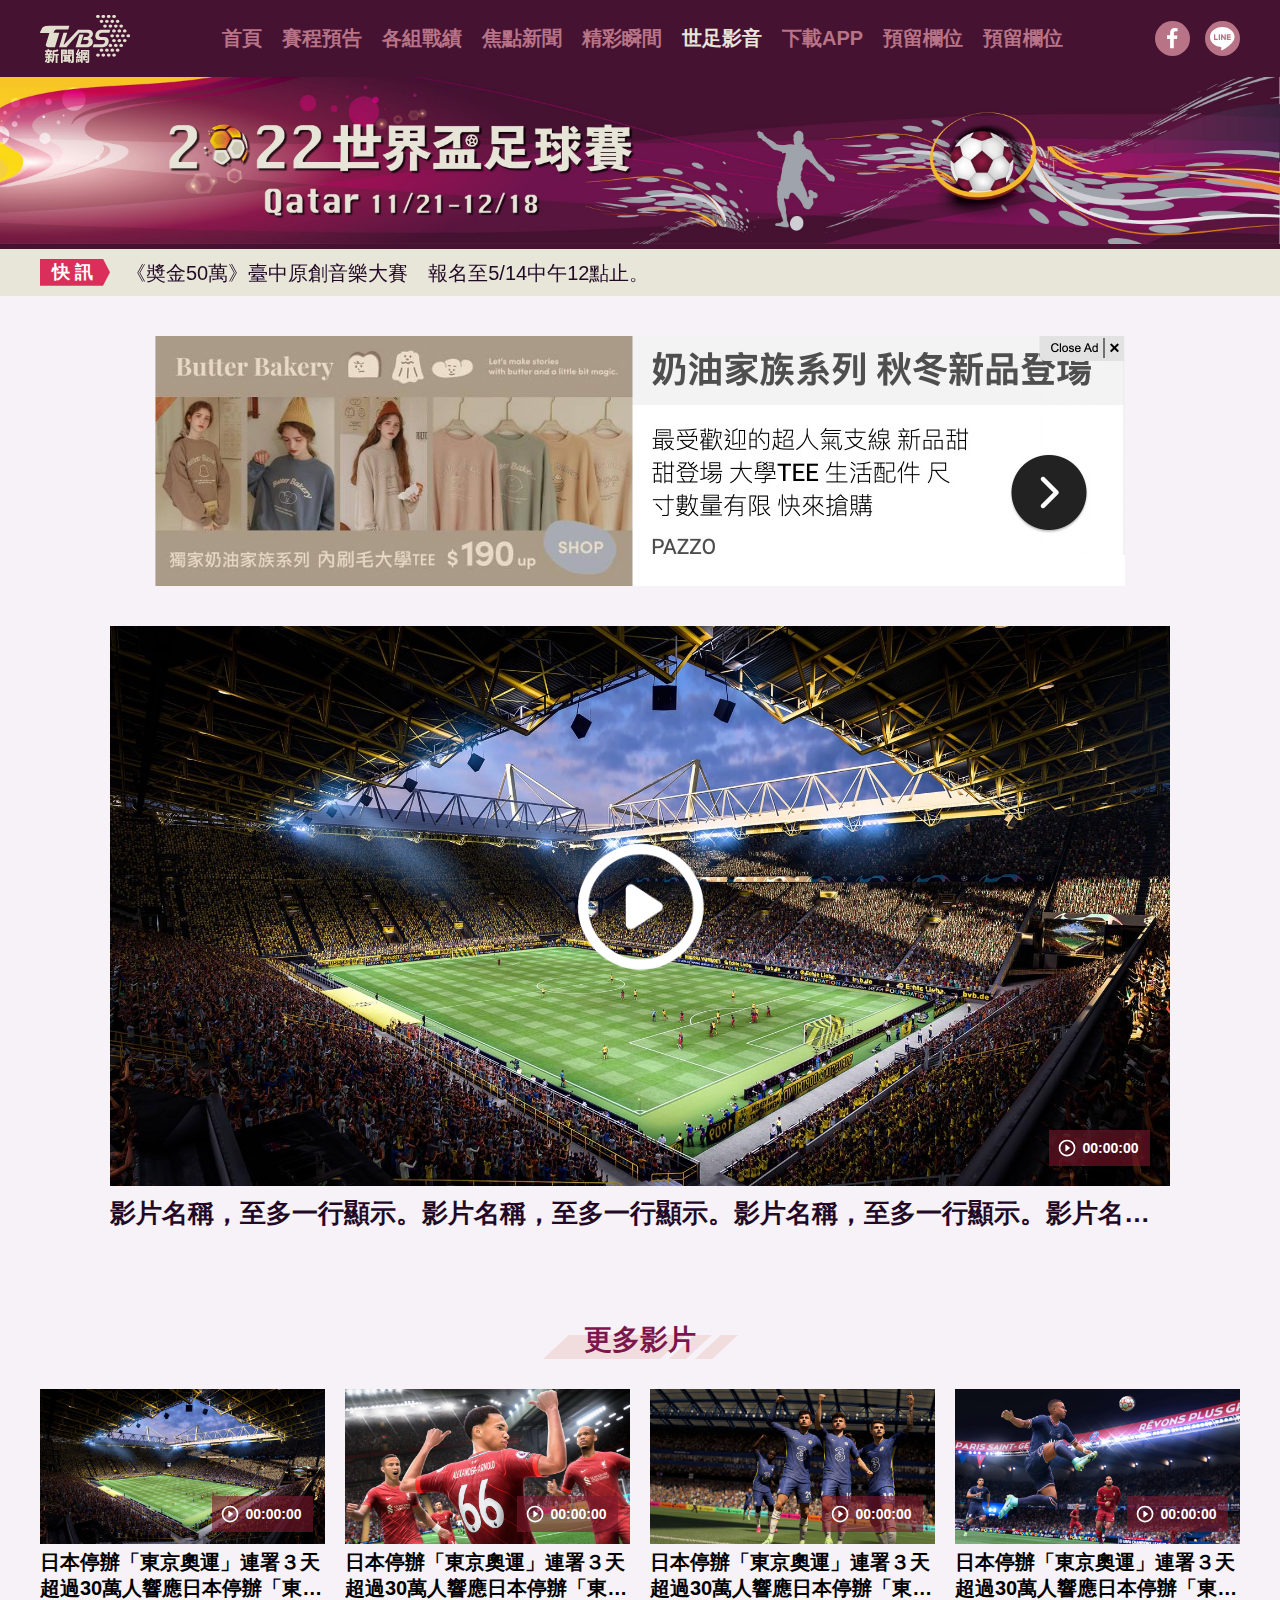
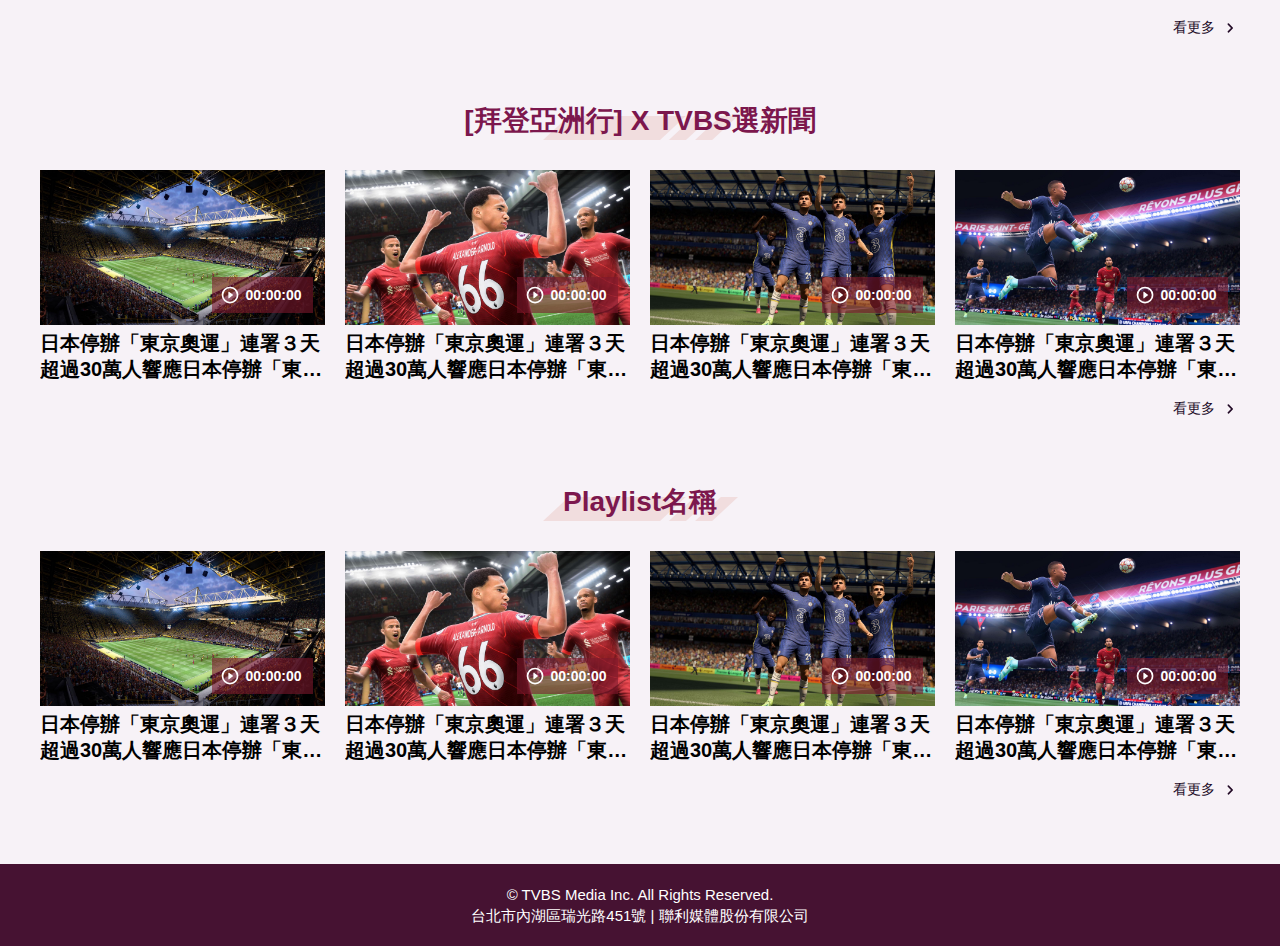
<file: playlist.html>
<!doctype html>
<head>
<meta charset="utf-8">
<meta name="viewport" content="width=device-width">	
<title>2022世界盃足球賽-世足影音</title>
<meta name="Keywords" content="">
<meta name="description" content="">
<link rel="icon" href="" type="image/icon">

<!--共用CSS-->
<link rel="stylesheet" href="css/animate.css">
<link rel="stylesheet" type="text/css" href="css/base.css" media="screen">
<!--共用CSSed-->

<!--外掛CSS Link-->
<link rel="stylesheet" href="css/owlcarousel/owl.carousel.css">
<link rel="stylesheet" href="css/owlcarousel/owl.theme.css">
<link rel="stylesheet" href="css/owlcarousel/demo.css">
<!--外掛CSS Link ed-->
<!--外掛 js Link-->
<script type="text/javascript" src="js/jquery-2.1.4.min.js"></script>
<script type="text/javascript" src="js/jquery.mousewheel.js"></script>
<script type="text/javascript" src="js/owl.carousel.js"></script>
<script type="text/javascript" src="js/jquery-ui.js"></script>
<script type="text/javascript" src="js/jquery.ui.touch-punch.min.js"></script>
<!--外掛 js Link ed-->

<!--js Link-->
<script type="text/javascript" src="js/js01.js"></script>
<!--js Link ed-->

<!--本頁樣式-->
<style>
    .aaa::before{content:"G";}
</style>
<!--本頁樣式ed-->
<!--本頁js-->
<script type="text/javascript">
$(document).ready(function(){

// 輪播-快訊
    $('.good_box .txt_box').owlCarousel({
        URLhashListener:true,
        startPosition:'URLHash',
        animateIn: 'fadeInDown',
        lazyContent:true,
        items:1,
        loop:true,
        nav:false,
        margin:0,
        autoplay:true,
        smartSpeed:800,
        autoplayTimeout:3000,
        autoplayHoverPause:false,
        navText:['',''],
    });

// 輪播
// 漢堡按鈕
    $(window).resize(function(){
        if($(this).width()>767){
            hamCancel();
        }
    });
    $('.menu_fixed .clear').click(function(){hamCancel();});
    $('.ham').click(function(){
        $(this).toggleClass('op');
        if($(this).hasClass('op')){
            $(this).css({
                transform:'rotate(180deg)',
                translation:'0.3s',
                position:'absolute',
                right:'15px',top:0
            });
            hamGo();
        }else{
            hamCancel();
        }
    });
    function hamGo(){
        $('html').css({'overflow-y': 'hidden'});
        $('.menu.mo .list ul').css({'white-space':'normal',display:'block'});
        $('.menu.mo .list').css({
            'overflow': 'hidden',
            width:'100%',
            'padding':'35px 0 0 0'
        });
        $('.menu.mo .list li').css({
            display:'inline-block',
            'margin-right':'15px',
            'margin-bottom':'20px',
        });
        
        $('.menu.mo .fb').css({display:'inline-block','margin':'0'});
        $('.menu.mo .flex').css({display:'block'});
        $('.menu_fixed .clear').show();
    }
    function hamCancel(){
        $('.ham').css({
            transform:'rotate(0deg)',
            translation:'0.3s',
            position:'relative',
            right:0,top:0
        });
        $('html').css({'overflow-y': 'auto'});
        $('.menu.mo .list ul').css({'white-space':'nowrap',display:'flex'});
        $('.menu.mo .list').css({
            'overflow-x': 'auto',
            width:'90%',
            'padding-top':'0px'
        });
        $('.menu.mo .list li').css({
            display:'block',
            'margin-right':'15px',
            'margin-bottom':'0px',
        }); 
        $('.menu.mo .fb').css({display:'none'});
        $('.menu.mo .flex').css({display:'flex'});
        $('.menu_fixed .clear').hide();
        $('.ham').removeClass('op');
    }

});
</script>

<!--本頁js ed-->
</head>
<body>
<!--container主架構-->
<!--GO~Top-->
<div id="back">
<div id="back-img1"><img src="images/gotop.svg" alt="top"/></div>
</div>
<!--GO~Top end-->
<div class="container">
<!--floating banner 滑動置底-->
<div class="flexd_bottom_ad"><a href="##" target="_blank"><img src="images/bottom414.jpg"></a></div> 
<!--floating banner 滑動置底 ed-->
<!--蓋版廣告-->
<div class="lightbox_ad">
	<div class="box">
        <div class="img">
            <div class="xx"><img src="images/idle_xx.png"/></div>
            <img src="images/360x540.jpg"/>
        </div>
    </div>
</div>
<!--蓋版廣告-->
<!--header -->
<header>
    <h1 style="display: none;">焦點新聞│2022世界盃足球賽</h1>
    <div class="header_view">
        <div class="menu_fixed">
            <div class="clear"></div>
            <div class="menu_bar">
                <div class="frame_box flex">
                    <div class="logo"><a href="https://news.tvbs.com.tw/" target="_blank" ><img src="images/TVBS_Logo.svg" alt="logo"/></a></div>
                    <p>2022世界盃足球賽</p>
                    <div class="menu">
                        <ul class="flex">
                            <li><a href="index.html">首頁</a></li>
                            <li><a href="schedule.html">賽程預告</a></li>
                            <li><a href="record.html">各組戰績</a></li>
                            <li ><a href="focus.html">焦點新聞</a></li>
                            <li><a href="album.html">精彩瞬間</a></li>
                            <li class="act"><a href="playlist.html">世足影音</a></li>
                            <li><a href="##">下載APP</a></li>
                            <li><a href="##">預留欄位</a></li>
                            <li><a href="##">預留欄位</a></li>
                        </ul>
                    </div>
                    <div class="community">
                        <ul class="flex">
                            <li><a href="##"><img src="images/img_Facebook_TVBS.svg" alt="fb"/></a></li>
                            <li><a href="##"><img src="images/img_Line_TVBS.svg" alt="line"/></a></li>
                        </ul>
                    </div>
                </div>
            </div>
            <!-- 手機版 -->                
                <div class="menu mo">
                    <div class="frame_box">
                        <div class="flex">
                            <div class="list">
                                <ul>
                                    <li><a href="index.html">首頁</a></li>
                                    <li><a href="schedule.html">賽程預告</a></li>
                                    <li><a href="record.html">各組戰績</a></li>
                                    <li class="act"><a href="focus.html">焦點新聞</a></li>
                                    <li><a href="album.html">精彩瞬間</a></li>
                                    <li><a href="playlist.html">世足影音</a></li>
                                    <li><a href="##">下載APP</a></li>
                                    <li><a href="##">預留欄位</a></li>
                                    <li><a href="##">預留欄位</a></li>
                                    <li class="fb">
                                        <div class="img">
                                            <a href="##"><img src="images/img_Facebook_TVBS.svg" alt="fb"/></a>
                                            <a href="##"><img src="images/img_Line_TVBS.svg" alt="fb"/></a>
                                        </div>
                                    </li>
                                </ul>
                            </div>
                            <div class="ham"><a href="##"><img src="images/ham.svg" alt="img"/></a></div>
                        </div>
                        
                    </div>
                </div>
           
            <!-- 手機版 ed-->
        </div>
        <div class="pc"><img src="images/header_view.jpg" alt="view"/></div>

    </div>
    <div class="good_box">
        <div class="frame_box flex">
            <div class="title flex"><p>快訊</p></div>
            <div class="txt_box">
                <div class="txt"><a href="##">《奬金50萬》臺中原創音樂大賽　報名至5/14中午12點止。</a></div>
                <div class="txt"><a href="##">東奧看TVBS東奧看TVBS東奧看TVBS東奧看TVBS東奧看TVBS東奧看TVBS東奧看TVBS東奧看TVBS東奧看TVBS東奧看TVBS東奧看TVBS東奧看TVBS東奧看TVBS東奧看TVBS東奧看TVBS</a></div>                   
            </div>
        </div>
    </div>
</header>
<!--header ed-->
<!--main-->
<main>
    <article>
        <!-- 廣告欄位 -->       
        <div class="fifa_ad ad970 top40">
            <div class="ad970"><img src="images/970x250.jpg" alt="ad"/></div>
            <div class="ad320"><img src="images/320x100.jpg" alt="ad"/></div>
        </div>
        <!-- 廣告欄位 ed-->
        <div class="frame_box">
                <div class="playlist">
                    <div class="video">
                        <a href="##">
                            <div class="img">
                                <div class="play"><p class="time">00:00:00</p></div>
                                <div class="list_play"></div>
                                <div class="overlay-color"></div>
                                <img src="images/fifa2022.jpg" alt='img'/>
                            </div>
                            <h2 class="txt">影片名稱，至多一行顯示。影片名稱，至多一行顯示。影片名稱，至多一行顯示。影片名稱，至多一行顯示。影片名稱，至多一行顯示。影片名稱，至多一行顯示。</h2>
                        </a>
                    </div>
                    <div class="play_more">
                        <div class="title"><p>更多影片</p></div>
                        <div class="list">
                            <ul>
                                <li>  
                                    <a href="##">
                                        <div class="img">
                                            <div class="play"><p class="time">00:00:00</p></div>
                                            <div class="overlay-color"></div>
                                            <img src="images/fifa2022.jpg" alt='img'/>
                                        </div>
                                        <div class="txt_box">
                                            <h3 class="txt">日本停辦「東京奧運」連署３天 超過30萬人響應日本停辦「東京奧運」連署３天 超過30萬人響應</h3>                                       
                                        </div> 
                                    </a
                                </li>
                                <li>  
                                    <a href="##">
                                        <div class="img">
                                            <div class="play"><p class="time">00:00:00</p></div>
                                            <div class="overlay-color"></div>
                                            <img src="images/fifa2022-1.jpg" alt='img'/>
                                        </div>
                                        <div class="txt_box">
                                            <h3 class="txt">日本停辦「東京奧運」連署３天 超過30萬人響應日本停辦「東京奧運」連署３天 超過30萬人響應日本停辦「東京奧運」連署３天 超過30萬人響應</h3>
                                        </div> 
                                    </a>             
                                </li>
                                <li>  
                                    <a href="##">
                                        <div class="img">
                                            <div class="play"><p class="time">00:00:00</p></div>
                                            <div class="overlay-color"></div>
                                            <img src="images/fifa2022-2.jpg" alt='img'/>
                                        </div>
                                        <div class="txt_box">
                                            <h3 class="txt">日本停辦「東京奧運」連署３天 超過30萬人響應日本停辦「東京奧運」連署３天 超過30萬人響應</h3>
                                        </div>  
                                    </a>             
                                </li>
                                <li>  
                                    <a href="##">
                                        <div class="img">
                                            <div class="play"><p class="time">00:00:00</p></div>
                                            <div class="overlay-color"></div>
                                            <img src="images/fifa2022-3.jpg" alt='img'/>
                                        </div>
                                        <div class="txt_box">
                                            <h3 class="txt">日本停辦「東京奧運」連署３天 超過30萬人響應日本停辦「東京奧運」連署３天 超過30萬人響應</h3>
                                        </div>
                                    </a>
                                </li>
                            </ul>
                        </div>
                        <div class="more_box"><a href="##">看更多</a></div>
                    </div>

                    <div class="play_more">
                        <div class="title"><h2>[拜登亞洲行] X TVBS選新聞</h2></div>
                        <div class="list">
                            <ul>
                                <li>  
                                    <a href="##">
                                        <div class="img">
                                            <div class="play"><p class="time">00:00:00</p></div>
                                            <div class="overlay-color"></div>
                                            <img src="images/fifa2022.jpg" alt='img'/>
                                        </div>
                                        <div class="txt_box">
                                            <h3 class="txt">日本停辦「東京奧運」連署３天 超過30萬人響應日本停辦「東京奧運」連署３天 超過30萬人響應</h3>                                       
                                        </div> 
                                    </a>             
                                </li>
                                <li>  
                                    <a href="##">
                                        <div class="img">
                                            <div class="play"><p class="time">00:00:00</p></div>
                                            <div class="overlay-color"></div>
                                            <img src="images/fifa2022-1.jpg" alt='img'/>
                                        </div>
                                        <div class="txt_box">
                                            <h3 class="txt">日本停辦「東京奧運」連署３天 超過30萬人響應日本停辦「東京奧運」連署３天 超過30萬人響應日本停辦「東京奧運」連署３天 超過30萬人響應</h3>
                                        </div> 
                                    </a>             
                                </li>
                                <li>  
                                    <a href="##">
                                        <div class="img">
                                            <div class="play"><p class="time">00:00:00</p></div>
                                            <div class="overlay-color"></div>
                                            <img src="images/fifa2022-2.jpg" alt='img'/>
                                        </div>
                                        <div class="txt_box">
                                            <h3 class="txt">日本停辦「東京奧運」連署３天 超過30萬人響應日本停辦「東京奧運」連署３天 超過30萬人響應</h3>
                                        </div>  
                                    </a>             
                                </li>
                                <li>  
                                    <a href="##">
                                        <div class="img">
                                            <div class="play"><p class="time">00:00:00</p></div>
                                            <div class="overlay-color"></div>
                                            <img src="images/fifa2022-3.jpg" alt='img'/>
                                        </div>
                                        <div class="txt_box">
                                            <h3 class="txt">日本停辦「東京奧運」連署３天 超過30萬人響應日本停辦「東京奧運」連署３天 超過30萬人響應</h3>
                                        </div>
                                    </a>
                                </li>
                            </ul>
                        </div>
                        <div class="more_box"><a href="##">看更多</a></div>
                    </div>
                    <div class="play_more">
                        <div class="title"><h2>Playlist名稱</h2></div>
                        <div class="list">
                            <ul>
                                <li>
                                    <a href="##">
                                        <div class="img">
                                            <div class="play"><p class="time">00:00:00</p></div>
                                            <div class="overlay-color"></div>
                                            <img src="images/fifa2022.jpg" alt='img'/>
                                        </div>
                                        <div class="txt_box">
                                            <h3 class="txt">日本停辦「東京奧運」連署３天 超過30萬人響應日本停辦「東京奧運」連署３天 超過30萬人響應</h3>                                       
                                        </div> 
                                    </a>
                                </li>
                                <li>  
                                    <a href="##">
                                        <div class="img">
                                            <div class="play"><p class="time">00:00:00</p></div>
                                            <div class="overlay-color"></div>
                                            <img src="images/fifa2022-1.jpg" alt='img'/>
                                        </div>
                                        <div class="txt_box">
                                            <h3 class="txt">日本停辦「東京奧運」連署３天 超過30萬人響應日本停辦「東京奧運」連署３天 超過30萬人響應日本停辦「東京奧運」連署３天 超過30萬人響應</h3>
                                        </div> 
                                    </a>             
                                </li>
                                <li>  
                                    <a href="##">
                                        <div class="img">
                                            <div class="play"><p class="time">00:00:00</p></div>
                                            <div class="overlay-color"></div>
                                            <img src="images/fifa2022-2.jpg" alt='img'/>
                                        </div>
                                        <div class="txt_box">
                                            <h3 class="txt">日本停辦「東京奧運」連署３天 超過30萬人響應日本停辦「東京奧運」連署３天 超過30萬人響應</h3>
                                        </div>
                                    </a>
                                </li>
                                <li>
                                    <a href="##">
                                        <div class="img">
                                            <div class="play"><p class="time">00:00:00</p></div>
                                            <div class="overlay-color"></div>
                                            <img src="images/fifa2022-3.jpg" alt='img'/>
                                        </div>
                                        <div class="txt_box">
                                            <h3 class="txt">日本停辦「東京奧運」連署３天 超過30萬人響應日本停辦「東京奧運」連署３天 超過30萬人響應</h3>
                                        </div>
                                    </a>
                                </li>
                            </ul>
                        </div>
                        <div class="more_box"><a href="##">看更多</a></div>
                    </div>
                </div>
        </div>
    </article>
</main>
<!--main ed-->
<!--footer-->
<footer>
    <div class="frame_box">
        <small> © TVBS Media Inc. All Rights Reserved.<br>台北市內湖區瑞光路451號 | 聯利媒體股份有限公司 </small>
    </div>
</footer>
<!--footer ed-->
<!--container主架構ed-->
</div>
</body>
</html>
</file>
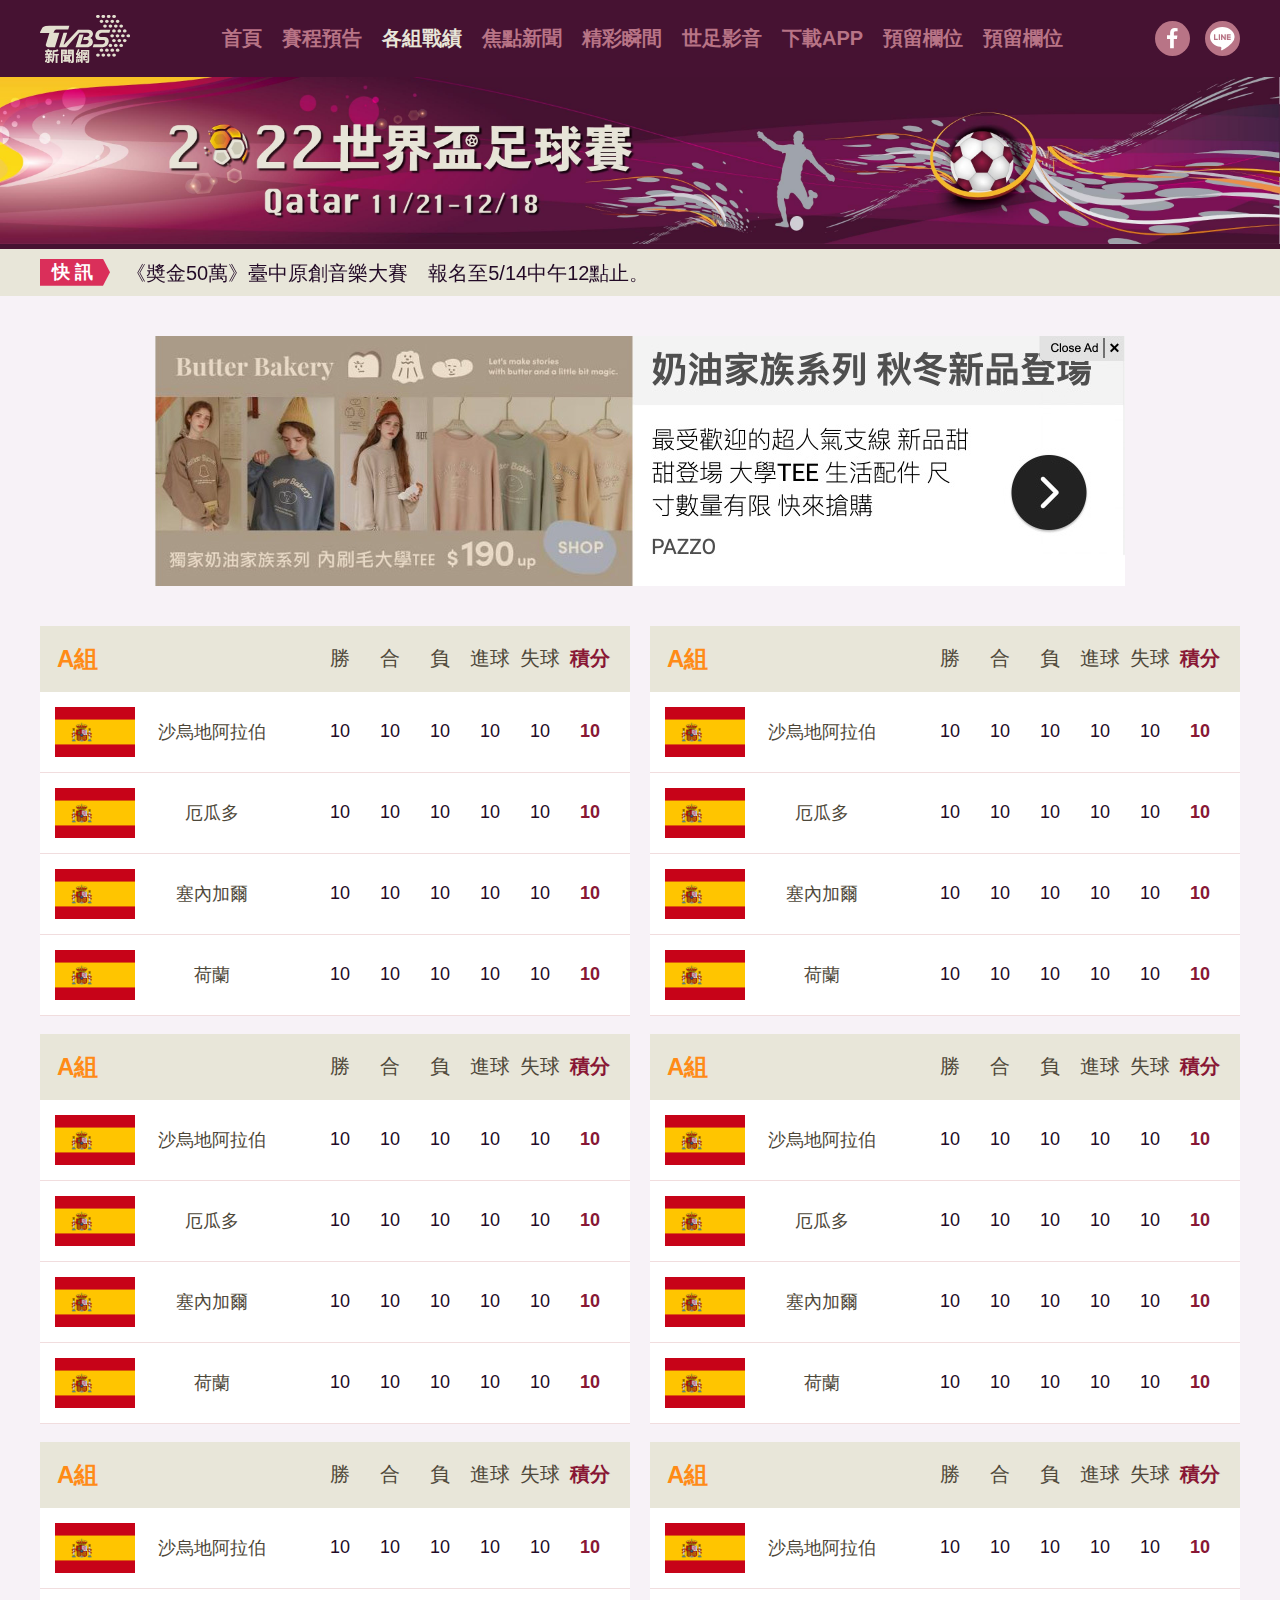
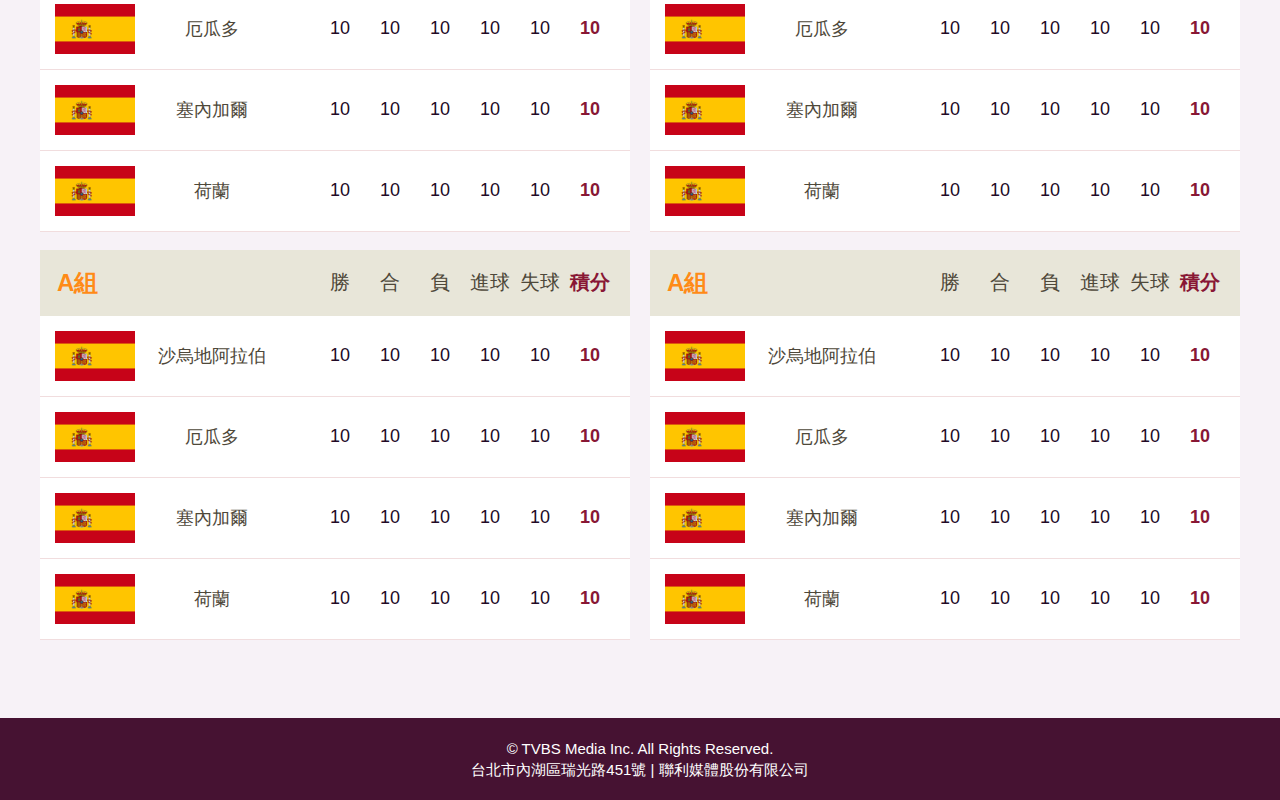
<file: record.html>
<!doctype html>
<head>
<meta charset="utf-8">
<meta name="viewport" content="width=device-width">	
<title>2022世界盃足球賽-各組戰績</title>
<meta name="Keywords" content="">
<meta name="description" content="">
<link rel="icon" href="" type="image/icon">

<!--共用CSS-->
<link rel="stylesheet" href="css/animate.css">
<link rel="stylesheet" type="text/css" href="css/base.css" media="screen">
<!--共用CSSed-->

<!--外掛CSS Link-->
<link rel="stylesheet" href="css/owlcarousel/owl.carousel.css">
<link rel="stylesheet" href="css/owlcarousel/owl.theme.css">
<link rel="stylesheet" href="css/owlcarousel/demo.css">
<!--外掛CSS Link ed-->
	
<!--外掛 js Link-->
<script type="text/javascript" src="js/jquery-2.1.4.min.js"></script>
<script type="text/javascript" src="js/jquery.mousewheel.js"></script>
<script type="text/javascript" src="js/owl.carousel.js"></script>
<script type="text/javascript" src="js/jquery-ui.js"></script>
<script type="text/javascript" src="js/jquery.ui.touch-punch.min.js"></script>
<!--外掛 js Link ed-->

<!--js Link-->
<script type="text/javascript" src="js/js01.js"></script>
<!--js Link ed-->

<!--本頁樣式-->
<style>
    .aaa::before{content:"G";}
</style>
<!--本頁樣式ed-->
<!--本頁js-->	
<script type="text/javascript">
$(document).ready(function(){

// 輪播-快訊
    $('.good_box .txt_box').owlCarousel({
        URLhashListener:true,
        startPosition:'URLHash',
        animateIn: 'fadeInDown',
        lazyContent:true,
        items:1,
        loop:true,
        nav:false,
        margin:0,
        autoplay:true,
        smartSpeed:800,
        autoplayTimeout:3000,
        autoplayHoverPause:false,
        navText:['',''],
    });
// 輪播-頭條
    $('.vision ul').owlCarousel({
        items:1,
        loop:true,
        nav:true,
        margin:0,smartSpeed:800,
        autoplay:true,
        autoplayTimeout:3000,
        autoplayHoverPause:true,
        navText:['',''],
        video:true,
    });

    // 輪播-圖輯
    $('.picture_list ul').owlCarousel({
        items:4,
        loop:true,
        nav:true,
        margin:15,smartSpeed:800,
        autoplay:true,
        autoplayTimeout:3000,
        autoplayHoverPause:true,
        navText:['',''],
        video:true,
        responsive: {
            0: {
            items:2
            },
            360: {
            items:2
            },
            768: {
            items:3
            },
            1024: {
            items:4
            }
        }
    });    
// 輪播
// 漢堡按鈕
    $(window).resize(function(){
        if($(this).width()>767){
            hamCancel();
        }
    });
    $('.menu_fixed .clear').click(function(){hamCancel();});
    $('.ham').click(function(){
        $(this).toggleClass('op');
        if($(this).hasClass('op')){
            $(this).css({
                transform:'rotate(180deg)',
                translation:'0.3s',
                position:'absolute',                
                right:'15px',top:0
            });
            hamGo();
        }else{
            hamCancel();
        }
    });
    function hamGo(){    
        $('html').css({'overflow-y': 'hidden'});
        $('.menu.mo .list ul').css({'white-space':'normal',display:'block'});
        $('.menu.mo .list').css({
            'overflow': 'hidden',
            width:'100%',
            'padding':'35px 0 0 0'
        });
        $('.menu.mo .list li').css({                                
            display:'inline-block',
            'margin-right':'15px',
            'margin-bottom':'20px',
        });            
        
        $('.menu.mo .fb').css({display:'inline-block','margin':'0'});
        $('.menu.mo .flex').css({display:'block'});
        $('.menu_fixed .clear').show();
    }
    function hamCancel(){
        $('.ham').css({
            transform:'rotate(0deg)',
            translation:'0.3s',
            position:'relative',                
            right:0,top:0
        });
        $('html').css({'overflow-y': 'auto'});
        $('.menu.mo .list ul').css({'white-space':'nowrap',display:'flex'});
        $('.menu.mo .list').css({
            'overflow-x': 'auto',
            width:'90%',
            'padding-top':'0px'
        });
        $('.menu.mo .list li').css({
            display:'block',
            'margin-right':'15px',
            'margin-bottom':'0px',
        }); 
        $('.menu.mo .fb').css({display:'none'});
        $('.menu.mo .flex').css({display:'flex'});
        $('.menu_fixed .clear').hide();
        $('.ham').removeClass('op');
    }
});
</script>

<!--本頁js ed-->		
</head>
<body>    
<!--container主架構-->
<!--GO~Top-->
<div id="back"> 
<div id="back-img1"><img src="images/gotop.svg" alt="top"/></div>
</div>
<!--GO~Top end-->
<div class="container">
<!--floating banner 滑動置底-->
<div class="flexd_bottom_ad"><a href="##" target="_blank"><img src="images/bottom414.jpg"></a></div> 
<!--floating banner 滑動置底 ed-->
<!--蓋版廣告-->
<div class="lightbox_ad">
	<div class="box">
        <div class="img">
            <div class="xx"><img src="images/idle_xx.png"/></div>
            <img src="images/360x540.jpg"/>
        </div>
    </div>
</div>
<!--蓋版廣告-->
<!--header -->
<header>
    <div class="header_view">
        <div class="menu_fixed">            
            <div class="clear"></div>
            <div class="menu_bar">
                <div class="frame_box flex">
                    <div class="logo"><a href="https://news.tvbs.com.tw/" target="_blank" ><img src="images/TVBS_Logo.svg" alt="logo"/></a></div>
                    <p>2022世界盃足球賽</p>
                    <div class="menu">
                        <ul class="flex">
                            <li><a href="index.html">首頁</a></li>
                            <li><a href="schedule.html">賽程預告</a></li>
                            <li class="act"><a href="record.html">各組戰績</a></li>
                            <li><a href="focus.html">焦點新聞</a></li>
                            <li><a href="album.html">精彩瞬間</a></li>
                            <li><a href="playlist.html">世足影音</a></li>
                            <li><a href="##">下載APP</a></li>
                            <li><a href="##">預留欄位</a></li>
                            <li><a href="##">預留欄位</a></li>
                        </ul>
                    </div>
                    <div class="community">
                        <ul class="flex">
                            <li><a href="##"><img src="images/img_Facebook_TVBS.svg" alt="fb"/></a></li>
                            <li><a href="##"><img src="images/img_Line_TVBS.svg" alt="line"/></a></li>
                        </ul>
                    </div>
                </div>
            </div>
            <!-- 手機版 -->                
                <div class="menu mo">
                    <div class="frame_box">
                        <div class="flex">
                            <div class="list">
                                <ul>
                                    <li class="act"><a href="##">首頁</a></li>
                                    <li><a href="##">賽程預告</a></li>
                                    <li><a href="##">各組戰績</a></li>
                                    <li><a href="##">焦點新聞</a></li>
                                    <li><a href="##">精彩瞬間</a></li>
                                    <li><a href="##">世足影音</a></li>
                                    <li><a href="##">下載APP</a></li>
                                    <li><a href="##">預留欄位</a></li>
                                    <li><a href="##">預留欄位</a></li>
                                    <li class="fb">
                                        <div class="img">
                                            <a href="##"><img src="images/img_Facebook_TVBS.svg" alt="fb"/></a>
                                            <a href="##"><img src="images/img_Line_TVBS.svg" alt="fb"/></a>
                                        </div>
                                    </li>
                                </ul>
                            </div>
                            <div class="ham"><a href="##"><img src="images/ham.svg" alt="img"/></a></div>
                        </div>
                        
                    </div>
                </div>
           
            <!-- 手機版 ed-->
        </div>
        <div class="pc"><img src="images/header_view.jpg" alt="view"/></div>

    </div>
    <div class="good_box">
        <div class="frame_box flex">
            <div class="title flex"><p>快訊</p></div>
            <div class="txt_box">
                <div class="txt"><a href="##">《奬金50萬》臺中原創音樂大賽　報名至5/14中午12點止。</a></div>
                <div class="txt"><a href="##">東奧看TVBS東奧看TVBS東奧看TVBS東奧看TVBS東奧看TVBS東奧看TVBS東奧看TVBS東奧看TVBS東奧看TVBS東奧看TVBS東奧看TVBS東奧看TVBS東奧看TVBS東奧看TVBS東奧看TVBS</a></div>                   
            </div>
        </div>
    </div>
</header>
<!--header ed-->
<!--main-->
<main>
    <article>
        <!-- 廣告欄位 -->       
        <div class="fifa_ad ad970 top40">
            <div class="ad970"><img src="images/970x250.jpg" alt="ad"/></div>
            <div class="ad320"><img src="images/320x100.jpg" alt="ad"/></div>
        </div>
        <!-- 廣告欄位 ed-->
        <div class="frame_box">            
            <h1 style="display: none;">各組戰績│2022世界盃足球賽</h1>
            <h2 style="display: none;">各組戰績</h2>
            <div class="record_section">
                <div class="record_box">
                    <div class="record_head flex">
                        <p>A組</p>
                        <div class="num_box flex">
                            <div class="box">勝</div>                                            
                            <div class="box">合</div>
                            <div class="box">負</div>
                            <div class="box">進球</div>
                            <div class="box">失球</div>
                            <div class="box c1">積分</div>
                        </div>
                    </div>
                    <div class="list">
                        <ul>
                            <li>
                                <div class="list_L">
                                    <div class="img">
                                        <img src="images/e01.png" alt="team">
                                    </div>
                                    <div class="country_name">沙烏地阿拉伯</div>
                                </div>
                                <div class="num_box">
                                    <div class="box">10</div>                                            
                                    <div class="box">10</div>
                                    <div class="box">10</div>
                                    <div class="box">10</div>
                                    <div class="box">10</div>
                                    <div class="box c1">10</div>
                                </div>
                            </li>
                            <li>
                                <div class="list_L">
                                    <div class="img">
                                        <img src="images/e01.png" alt="team">
                                    </div>
                                    <div class="country_name">厄瓜多</div>
                                </div>
                                <div class="num_box">
                                        <div class="box">10</div>                                            
                                        <div class="box">10</div>
                                        <div class="box">10</div>
                                        <div class="box">10</div>
                                        <div class="box">10</div>
                                        <div class="box c1">10</div>
                                </div>
                            </li>
                            <li>
                                <div class="list_L">
                                    <div class="img">
                                        <img src="images/e01.png" alt="team">
                                    </div>
                                    <div class="country_name">塞內加爾</div>
                                </div>
                                <div class="num_box">
                                        <div class="box">10</div>                                            
                                        <div class="box">10</div>
                                        <div class="box">10</div>
                                        <div class="box">10</div>
                                        <div class="box">10</div>
                                        <div class="box c1">10</div>
                                </div>
                            </li>
                            <li>
                                <div class="list_L">
                                    <div class="img">
                                        <img src="images/e01.png" alt="team">
                                    </div>
                                    <div class="country_name">荷蘭</div>
                                </div>
                                <div class="num_box">
                                        <div class="box">10</div>                                            
                                        <div class="box">10</div>
                                        <div class="box">10</div>
                                        <div class="box">10</div>
                                        <div class="box">10</div>
                                        <div class="box c1">10</div>
                                </div>
                            </li>
                        </ul>
                    </div>
                </div>
                <div class="record_box">
                    <div class="record_head flex">
                        <p>A組</p>
                        <div class="num_box flex">
                            <div class="box">勝</div>                                            
                            <div class="box">合</div>
                            <div class="box">負</div>
                            <div class="box">進球</div>
                            <div class="box">失球</div>
                            <div class="box c1">積分</div>
                        </div>
                    </div>
                    <div class="list">
                        <ul>
                            <li>
                                <div class="list_L">
                                    <div class="img">
                                        <img src="images/e01.png" alt="team">
                                    </div>
                                    <div class="country_name">沙烏地阿拉伯</div>
                                </div>
                                <div class="num_box">
                                    <div class="box">10</div>                                            
                                    <div class="box">10</div>
                                    <div class="box">10</div>
                                    <div class="box">10</div>
                                    <div class="box">10</div>
                                    <div class="box c1">10</div>
                                </div>
                            </li>
                            <li>
                                <div class="list_L">
                                    <div class="img">
                                        <img src="images/e01.png" alt="team">
                                    </div>
                                    <div class="country_name">厄瓜多</div>
                                </div>
                                <div class="num_box">
                                        <div class="box">10</div>                                            
                                        <div class="box">10</div>
                                        <div class="box">10</div>
                                        <div class="box">10</div>
                                        <div class="box">10</div>
                                        <div class="box c1">10</div>
                                </div>
                            </li>
                            <li>
                                <div class="list_L">
                                    <div class="img">
                                        <img src="images/e01.png" alt="team">
                                    </div>
                                    <div class="country_name">塞內加爾</div>
                                </div>
                                <div class="num_box">
                                        <div class="box">10</div>                                            
                                        <div class="box">10</div>
                                        <div class="box">10</div>
                                        <div class="box">10</div>
                                        <div class="box">10</div>
                                        <div class="box c1">10</div>
                                </div>
                            </li>
                            <li>
                                <div class="list_L">
                                    <div class="img">
                                        <img src="images/e01.png" alt="team">
                                    </div>
                                    <div class="country_name">荷蘭</div>
                                </div>
                                <div class="num_box">
                                        <div class="box">10</div>                                            
                                        <div class="box">10</div>
                                        <div class="box">10</div>
                                        <div class="box">10</div>
                                        <div class="box">10</div>
                                        <div class="box c1">10</div>
                                </div>
                            </li>
                        </ul>
                    </div>
                </div>
                <div class="record_box">
                    <div class="record_head flex">
                        <p>A組</p>
                        <div class="num_box flex">
                            <div class="box">勝</div>                                            
                            <div class="box">合</div>
                            <div class="box">負</div>
                            <div class="box">進球</div>
                            <div class="box">失球</div>
                            <div class="box c1">積分</div>
                        </div>
                    </div>
                    <div class="list">
                        <ul>
                            <li>
                                <div class="list_L">
                                    <div class="img">
                                        <img src="images/e01.png" alt="team">
                                    </div>
                                    <div class="country_name">沙烏地阿拉伯</div>
                                </div>
                                <div class="num_box">
                                    <div class="box">10</div>                                            
                                    <div class="box">10</div>
                                    <div class="box">10</div>
                                    <div class="box">10</div>
                                    <div class="box">10</div>
                                    <div class="box c1">10</div>
                                </div>
                            </li>
                            <li>
                                <div class="list_L">
                                    <div class="img">
                                        <img src="images/e01.png" alt="team">
                                    </div>
                                    <div class="country_name">厄瓜多</div>
                                </div>
                                <div class="num_box">
                                        <div class="box">10</div>                                            
                                        <div class="box">10</div>
                                        <div class="box">10</div>
                                        <div class="box">10</div>
                                        <div class="box">10</div>
                                        <div class="box c1">10</div>
                                </div>
                            </li>
                            <li>
                                <div class="list_L">
                                    <div class="img">
                                        <img src="images/e01.png" alt="team">
                                    </div>
                                    <div class="country_name">塞內加爾</div>
                                </div>
                                <div class="num_box">
                                        <div class="box">10</div>                                            
                                        <div class="box">10</div>
                                        <div class="box">10</div>
                                        <div class="box">10</div>
                                        <div class="box">10</div>
                                        <div class="box c1">10</div>
                                </div>
                            </li>
                            <li>
                                <div class="list_L">
                                    <div class="img">
                                        <img src="images/e01.png" alt="team">
                                    </div>
                                    <div class="country_name">荷蘭</div>
                                </div>
                                <div class="num_box">
                                        <div class="box">10</div>                                            
                                        <div class="box">10</div>
                                        <div class="box">10</div>
                                        <div class="box">10</div>
                                        <div class="box">10</div>
                                        <div class="box c1">10</div>
                                </div>
                            </li>
                        </ul>
                    </div>
                </div>
                <div class="record_box">
                    <div class="record_head flex">
                        <p>A組</p>
                        <div class="num_box flex">
                            <div class="box">勝</div>                                            
                            <div class="box">合</div>
                            <div class="box">負</div>
                            <div class="box">進球</div>
                            <div class="box">失球</div>
                            <div class="box c1">積分</div>
                        </div>
                    </div>
                    <div class="list">
                        <ul>
                            <li>
                                <div class="list_L">
                                    <div class="img">
                                        <img src="images/e01.png" alt="team">
                                    </div>
                                    <div class="country_name">沙烏地阿拉伯</div>
                                </div>
                                <div class="num_box">
                                    <div class="box">10</div>                                            
                                    <div class="box">10</div>
                                    <div class="box">10</div>
                                    <div class="box">10</div>
                                    <div class="box">10</div>
                                    <div class="box c1">10</div>
                                </div>
                            </li>
                            <li>
                                <div class="list_L">
                                    <div class="img">
                                        <img src="images/e01.png" alt="team">
                                    </div>
                                    <div class="country_name">厄瓜多</div>
                                </div>
                                <div class="num_box">
                                        <div class="box">10</div>                                            
                                        <div class="box">10</div>
                                        <div class="box">10</div>
                                        <div class="box">10</div>
                                        <div class="box">10</div>
                                        <div class="box c1">10</div>
                                </div>
                            </li>
                            <li>
                                <div class="list_L">
                                    <div class="img">
                                        <img src="images/e01.png" alt="team">
                                    </div>
                                    <div class="country_name">塞內加爾</div>
                                </div>
                                <div class="num_box">
                                        <div class="box">10</div>                                            
                                        <div class="box">10</div>
                                        <div class="box">10</div>
                                        <div class="box">10</div>
                                        <div class="box">10</div>
                                        <div class="box c1">10</div>
                                </div>
                            </li>
                            <li>
                                <div class="list_L">
                                    <div class="img">
                                        <img src="images/e01.png" alt="team">
                                    </div>
                                    <div class="country_name">荷蘭</div>
                                </div>
                                <div class="num_box">
                                        <div class="box">10</div>                                            
                                        <div class="box">10</div>
                                        <div class="box">10</div>
                                        <div class="box">10</div>
                                        <div class="box">10</div>
                                        <div class="box c1">10</div>
                                </div>
                            </li>
                        </ul>
                    </div>
                </div>
                <div class="record_box">
                    <div class="record_head flex">
                        <p>A組</p>
                        <div class="num_box flex">
                            <div class="box">勝</div>                                            
                            <div class="box">合</div>
                            <div class="box">負</div>
                            <div class="box">進球</div>
                            <div class="box">失球</div>
                            <div class="box c1">積分</div>
                        </div>
                    </div>
                    <div class="list">
                        <ul>
                            <li>
                                <div class="list_L">
                                    <div class="img">
                                        <img src="images/e01.png" alt="team">
                                    </div>
                                    <div class="country_name">沙烏地阿拉伯</div>
                                </div>
                                <div class="num_box">
                                    <div class="box">10</div>                                            
                                    <div class="box">10</div>
                                    <div class="box">10</div>
                                    <div class="box">10</div>
                                    <div class="box">10</div>
                                    <div class="box c1">10</div>
                                </div>
                            </li>
                            <li>
                                <div class="list_L">
                                    <div class="img">
                                        <img src="images/e01.png" alt="team">
                                    </div>
                                    <div class="country_name">厄瓜多</div>
                                </div>
                                <div class="num_box">
                                        <div class="box">10</div>                                            
                                        <div class="box">10</div>
                                        <div class="box">10</div>
                                        <div class="box">10</div>
                                        <div class="box">10</div>
                                        <div class="box c1">10</div>
                                </div>
                            </li>
                            <li>
                                <div class="list_L">
                                    <div class="img">
                                        <img src="images/e01.png" alt="team">
                                    </div>
                                    <div class="country_name">塞內加爾</div>
                                </div>
                                <div class="num_box">
                                        <div class="box">10</div>                                            
                                        <div class="box">10</div>
                                        <div class="box">10</div>
                                        <div class="box">10</div>
                                        <div class="box">10</div>
                                        <div class="box c1">10</div>
                                </div>
                            </li>
                            <li>
                                <div class="list_L">
                                    <div class="img">
                                        <img src="images/e01.png" alt="team">
                                    </div>
                                    <div class="country_name">荷蘭</div>
                                </div>
                                <div class="num_box">
                                        <div class="box">10</div>                                            
                                        <div class="box">10</div>
                                        <div class="box">10</div>
                                        <div class="box">10</div>
                                        <div class="box">10</div>
                                        <div class="box c1">10</div>
                                </div>
                            </li>
                        </ul>
                    </div>
                </div>
                <div class="record_box">
                    <div class="record_head flex">
                        <p>A組</p>
                        <div class="num_box flex">
                            <div class="box">勝</div>                                            
                            <div class="box">合</div>
                            <div class="box">負</div>
                            <div class="box">進球</div>
                            <div class="box">失球</div>
                            <div class="box c1">積分</div>
                        </div>
                    </div>
                    <div class="list">
                        <ul>
                            <li>
                                <div class="list_L">
                                    <div class="img">
                                        <img src="images/e01.png" alt="team">
                                    </div>
                                    <div class="country_name">沙烏地阿拉伯</div>
                                </div>
                                <div class="num_box">
                                    <div class="box">10</div>                                            
                                    <div class="box">10</div>
                                    <div class="box">10</div>
                                    <div class="box">10</div>
                                    <div class="box">10</div>
                                    <div class="box c1">10</div>
                                </div>
                            </li>
                            <li>
                                <div class="list_L">
                                    <div class="img">
                                        <img src="images/e01.png" alt="team">
                                    </div>
                                    <div class="country_name">厄瓜多</div>
                                </div>
                                <div class="num_box">
                                        <div class="box">10</div>                                            
                                        <div class="box">10</div>
                                        <div class="box">10</div>
                                        <div class="box">10</div>
                                        <div class="box">10</div>
                                        <div class="box c1">10</div>
                                </div>
                            </li>
                            <li>
                                <div class="list_L">
                                    <div class="img">
                                        <img src="images/e01.png" alt="team">
                                    </div>
                                    <div class="country_name">塞內加爾</div>
                                </div>
                                <div class="num_box">
                                        <div class="box">10</div>                                            
                                        <div class="box">10</div>
                                        <div class="box">10</div>
                                        <div class="box">10</div>
                                        <div class="box">10</div>
                                        <div class="box c1">10</div>
                                </div>
                            </li>
                            <li>
                                <div class="list_L">
                                    <div class="img">
                                        <img src="images/e01.png" alt="team">
                                    </div>
                                    <div class="country_name">荷蘭</div>
                                </div>
                                <div class="num_box">
                                        <div class="box">10</div>                                            
                                        <div class="box">10</div>
                                        <div class="box">10</div>
                                        <div class="box">10</div>
                                        <div class="box">10</div>
                                        <div class="box c1">10</div>
                                </div>
                            </li>
                        </ul>
                    </div>
                </div>
                <div class="record_box">
                    <div class="record_head flex">
                        <p>A組</p>
                        <div class="num_box flex">
                            <div class="box">勝</div>                                            
                            <div class="box">合</div>
                            <div class="box">負</div>
                            <div class="box">進球</div>
                            <div class="box">失球</div>
                            <div class="box c1">積分</div>
                        </div>
                    </div>
                    <div class="list">
                        <ul>
                            <li>
                                <div class="list_L">
                                    <div class="img">
                                        <img src="images/e01.png" alt="team">
                                    </div>
                                    <div class="country_name">沙烏地阿拉伯</div>
                                </div>
                                <div class="num_box">
                                    <div class="box">10</div>                                            
                                    <div class="box">10</div>
                                    <div class="box">10</div>
                                    <div class="box">10</div>
                                    <div class="box">10</div>
                                    <div class="box c1">10</div>
                                </div>
                            </li>
                            <li>
                                <div class="list_L">
                                    <div class="img">
                                        <img src="images/e01.png" alt="team">
                                    </div>
                                    <div class="country_name">厄瓜多</div>
                                </div>
                                <div class="num_box">
                                        <div class="box">10</div>                                            
                                        <div class="box">10</div>
                                        <div class="box">10</div>
                                        <div class="box">10</div>
                                        <div class="box">10</div>
                                        <div class="box c1">10</div>
                                </div>
                            </li>
                            <li>
                                <div class="list_L">
                                    <div class="img">
                                        <img src="images/e01.png" alt="team">
                                    </div>
                                    <div class="country_name">塞內加爾</div>
                                </div>
                                <div class="num_box">
                                        <div class="box">10</div>                                            
                                        <div class="box">10</div>
                                        <div class="box">10</div>
                                        <div class="box">10</div>
                                        <div class="box">10</div>
                                        <div class="box c1">10</div>
                                </div>
                            </li>
                            <li>
                                <div class="list_L">
                                    <div class="img">
                                        <img src="images/e01.png" alt="team">
                                    </div>
                                    <div class="country_name">荷蘭</div>
                                </div>
                                <div class="num_box">
                                        <div class="box">10</div>                                            
                                        <div class="box">10</div>
                                        <div class="box">10</div>
                                        <div class="box">10</div>
                                        <div class="box">10</div>
                                        <div class="box c1">10</div>
                                </div>
                            </li>
                        </ul>
                    </div>
                </div>
                <div class="record_box">
                    <div class="record_head flex">
                        <p>A組</p>
                        <div class="num_box flex">
                            <div class="box">勝</div>                                            
                            <div class="box">合</div>
                            <div class="box">負</div>
                            <div class="box">進球</div>
                            <div class="box">失球</div>
                            <div class="box c1">積分</div>
                        </div>
                    </div>
                    <div class="list">
                        <ul>
                            <li>
                                <div class="list_L">
                                    <div class="img">
                                        <img src="images/e01.png" alt="team">
                                    </div>
                                    <div class="country_name">沙烏地阿拉伯</div>
                                </div>
                                <div class="num_box">
                                    <div class="box">10</div>                                            
                                    <div class="box">10</div>
                                    <div class="box">10</div>
                                    <div class="box">10</div>
                                    <div class="box">10</div>
                                    <div class="box c1">10</div>
                                </div>
                            </li>
                            <li>
                                <div class="list_L">
                                    <div class="img">
                                        <img src="images/e01.png" alt="team">
                                    </div>
                                    <div class="country_name">厄瓜多</div>
                                </div>
                                <div class="num_box">
                                        <div class="box">10</div>                                            
                                        <div class="box">10</div>
                                        <div class="box">10</div>
                                        <div class="box">10</div>
                                        <div class="box">10</div>
                                        <div class="box c1">10</div>
                                </div>
                            </li>
                            <li>
                                <div class="list_L">
                                    <div class="img">
                                        <img src="images/e01.png" alt="team">
                                    </div>
                                    <div class="country_name">塞內加爾</div>
                                </div>
                                <div class="num_box">
                                        <div class="box">10</div>                                            
                                        <div class="box">10</div>
                                        <div class="box">10</div>
                                        <div class="box">10</div>
                                        <div class="box">10</div>
                                        <div class="box c1">10</div>
                                </div>
                            </li>
                            <li>
                                <div class="list_L">
                                    <div class="img">
                                        <img src="images/e01.png" alt="team">
                                    </div>
                                    <div class="country_name">荷蘭</div>
                                </div>
                                <div class="num_box">
                                        <div class="box">10</div>                                            
                                        <div class="box">10</div>
                                        <div class="box">10</div>
                                        <div class="box">10</div>
                                        <div class="box">10</div>
                                        <div class="box c1">10</div>
                                </div>
                            </li>
                        </ul>
                    </div>
                </div>
            </div>
        </div>
    </article>
</main>
<!--main ed-->
<!--footer-->
<footer>
    <div class="frame_box">
        <small> © TVBS Media Inc. All Rights Reserved.<br>台北市內湖區瑞光路451號 | 聯利媒體股份有限公司 </small>
    </div>
</footer>
<!--footer ed-->
<!--container主架構ed-->
</div>
</body>
</html>
</file>
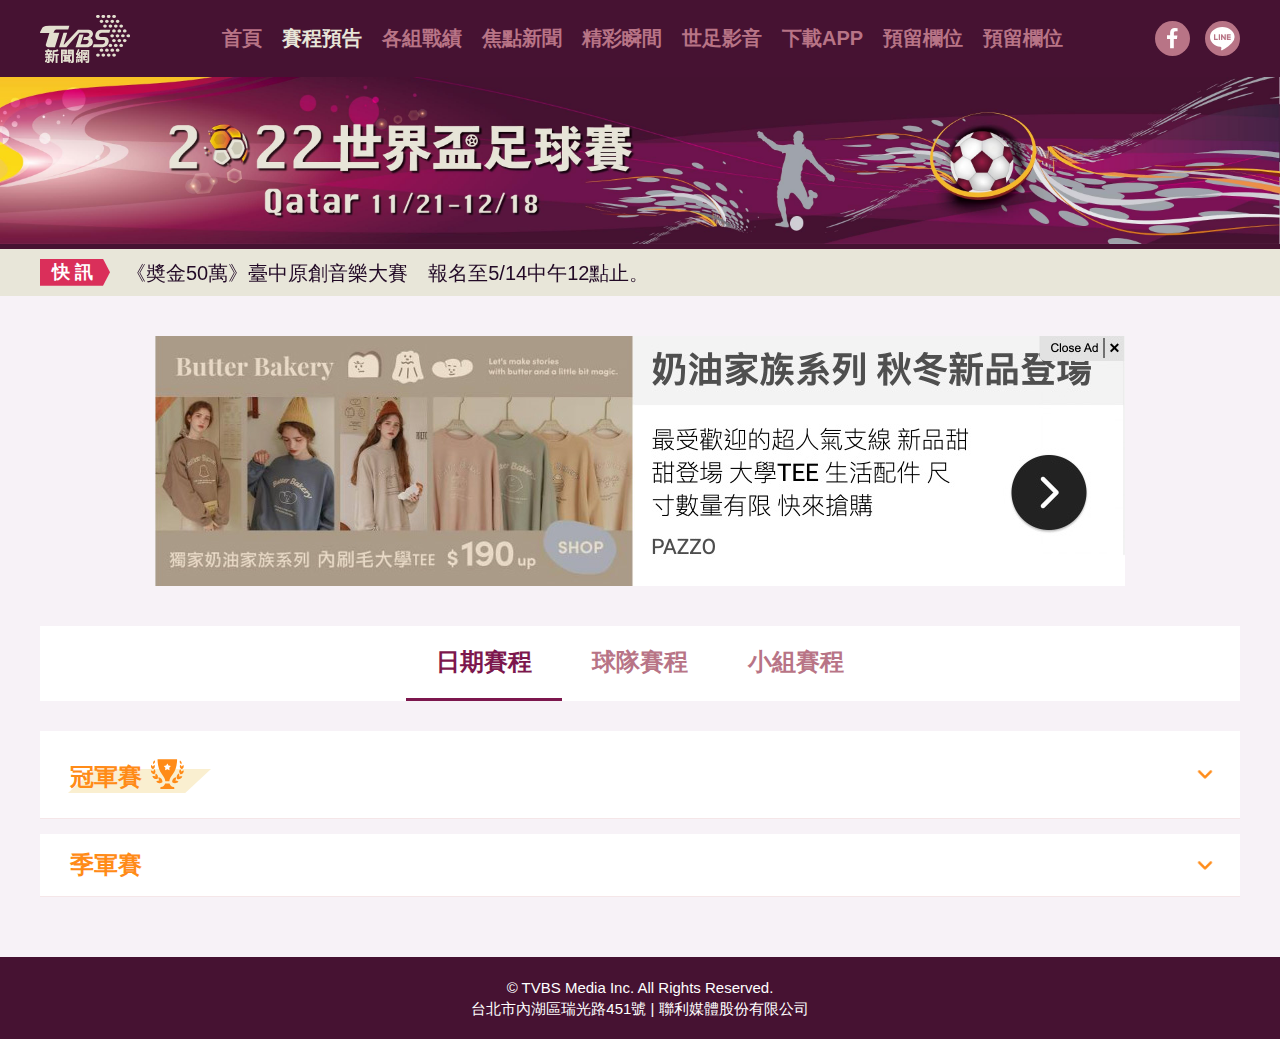
<file: schedule.html>
<!doctype html>
<head>
<meta charset="utf-8">
<meta name="viewport" content="width=device-width">	
<title>2022世界盃足球賽-賽程預告</title>
<meta name="Keywords" content="">
<meta name="description" content="">
<link rel="icon" href="" type="image/icon">

<!--共用CSS-->
<link rel="stylesheet" href="css/animate.css">
<link rel="stylesheet" type="text/css" href="css/base.css" media="screen">
<!--共用CSSed-->

<!--外掛CSS Link-->
<link rel="stylesheet" href="css/owlcarousel/owl.carousel.css">
<link rel="stylesheet" href="css/owlcarousel/owl.theme.css">
<link rel="stylesheet" href="css/owlcarousel/demo.css">
<!--外掛CSS Link ed-->
	
<!--外掛 js Link-->
<script type="text/javascript" src="js/jquery-2.1.4.min.js"></script>
<script type="text/javascript" src="js/jquery.mousewheel.js"></script>
<script type="text/javascript" src="js/owl.carousel.js"></script>
<script type="text/javascript" src="js/jquery-ui.js"></script>
<script type="text/javascript" src="js/jquery.ui.touch-punch.min.js"></script>
<!--外掛 js Link ed-->

<!--js Link-->
<script type="text/javascript" src="js/js01.js"></script>
<!--js Link ed-->

<!--本頁樣式-->
<style>
    .aaa::before{content:"G";}
    .container{height:auto;}
</style>
<!--本頁樣式ed-->
<!--本頁js-->	
<script type="text/javascript">
$(document).ready(function(){
        // 預防賽程內容不足顯示問題
        function footer_fix(){
         if($('html').height()>$(window).height()){
            if ($(window).width()<767){
                if ($(window).scrollTop()>50){
                    $(".flexd_bottom_ad").show();
                }else{
                    $(".flexd_bottom_ad").hide();
                } 
            }
            $('footer').css({position:'relative'});
         }else{
            $('.flexd_bottom_ad').hide();
            $('footer').css({position:'fixed',bottom:0});
          }
        }
        footer_fix();
        $('.schedule_notice .section').click(function(){ footer_fix();});
        $(window).resize(function() {footer_fix();});
        $(window).scroll(function() {footer_fix();});
        // 預防賽程內容不足顯示問題
// 輪播-快訊
    $('.good_box .txt_box').owlCarousel({
        URLhashListener:true,
        startPosition:'URLHash',
        animateIn: 'fadeInDown',
        lazyContent:true,
        items:1,
        loop:true,
        nav:false,
        margin:0,
        autoplay:true,
        smartSpeed:800,
        autoplayTimeout:3000,
        autoplayHoverPause:false,
        navText:['',''],
    });
    
// 輪播
// 漢堡按鈕
    $(window).resize(function(){
        if($(this).width()>767){
            hamCancel();
        }
    });
    $('.menu_fixed .clear').click(function(){hamCancel();});
    $('.ham').click(function(){
        $(this).toggleClass('op');
        if($(this).hasClass('op')){
            $(this).css({
                transform:'rotate(180deg)',
                translation:'0.3s',
                position:'absolute',                
                right:'15px',top:0
            });
            hamGo();
        }else{
            hamCancel();
        }
    });
    function hamGo(){    
        $('html').css({'overflow-y': 'hidden'});
        $('.menu.mo .list ul').css({'white-space':'normal',display:'block'});
        $('.menu.mo .list').css({
            'overflow': 'hidden',
            width:'100%',
            'padding':'35px 0 0 0'
        });
        $('.menu.mo .list li').css({                                
            display:'inline-block',
            'margin-right':'15px',
            'margin-bottom':'20px',
        });            
        
        $('.menu.mo .fb').css({display:'inline-block','margin':'0'});
        $('.menu.mo .flex').css({display:'block'});
        $('.menu_fixed .clear').show();
    }
    function hamCancel(){
        $('.ham').css({
            transform:'rotate(0deg)',
            translation:'0.3s',
            position:'relative',                
            right:0,top:0
        });
        $('html').css({'overflow-y': 'auto'});
        $('.menu.mo .list ul').css({'white-space':'nowrap',display:'flex'});
        $('.menu.mo .list').css({
            'overflow-x': 'auto',
            width:'90%',
            'padding-top':'0px'
        });
        $('.menu.mo .list li').css({
            display:'block',
            'margin-right':'15px',
            'margin-bottom':'0px',
        }); 
        $('.menu.mo .fb').css({display:'none'});
        $('.menu.mo .flex').css({display:'flex'});
        $('.menu_fixed .clear').hide();
        $('.ham').removeClass('op');
    }

// 賽程下拉
$('.contest').each(function(i){
    $(this).click(function(){
        $(this).toggleClass('op');
        if($(this).hasClass('op')){
            $(this).find('.icon').css({
                transform:'rotate(180deg)',
                translation:'0.3s'
            });
            $('.contest').eq(i).find('.list').slideDown();
        }else{
            $(this).find('.icon').css({
                transform:'rotate(0deg)',
                translation:'0.3s'
            });
            $(this).find('.list').slideUp();
            $('.contest').eq(i).find('.list').slideUp();
            $(this).removeClass('op');
        }
    });
});
});
</script>

<!--本頁js ed-->		
</head>
<body>    
<!--container主架構-->
<!--GO~Top-->
<div id="back"> 
<div id="back-img1"><img src="images/gotop.svg" alt="top"/></div>
</div>
<!--GO~Top end-->
<div class="container">
<!--floating banner 滑動置底-->
<div class="flexd_bottom_ad"><a href="##" target="_blank"><img src="images/bottom414.jpg"></a></div> 
<!--floating banner 滑動置底 ed-->
<!--蓋版廣告-->
<div class="lightbox_ad">
	<div class="box">
        <div class="img">
            <div class="xx"><img src="images/idle_xx.png"/></div>
            <img src="images/360x540.jpg"/>
        </div>
    </div>
</div>
<!--蓋版廣告-->
<!--header -->
<header>
    <h1 style="display: none;">賽程預告│2022世界盃足球賽</h1>
    <div class="header_view">
        <div class="menu_fixed">
            <div class="clear"></div>
            <div class="menu_bar">
                <div class="frame_box flex">
                    <div class="logo"><a href="https://news.tvbs.com.tw/" target="_blank" ><img src="images/TVBS_Logo.svg" alt="logo"/></a></div>
                    <p>2022世界盃足球賽</p>
                    <div class="menu">
                        <ul class="flex">
                            <li><a href="index.html">首頁</a></li>
                            <li class="act"><a href="schedule.html">賽程預告</a></li>
                            <li><a href="record.html">各組戰績</a></li>
                            <li><a href="focus.html">焦點新聞</a></li>
                            <li><a href="album.html">精彩瞬間</a></li>
                            <li><a href="playlist.html">世足影音</a></li>
                            <li><a href="##">下載APP</a></li>
                            <li><a href="##">預留欄位</a></li>
                            <li><a href="##">預留欄位</a></li>
                        </ul>
                    </div>
                    <div class="community">
                        <ul class="flex">
                            <li><a href="##"><img src="images/img_Facebook_TVBS.svg" alt="fb"/></a></li>
                            <li><a href="##"><img src="images/img_Line_TVBS.svg" alt="line"/></a></li>
                        </ul>
                    </div>
                </div>
            </div>
            <!-- 手機版 -->                
                <div class="menu mo">
                    <div class="frame_box">
                        <div class="flex">
                            <div class="list">
                                <ul>
                                    <li><a href="index.html">首頁</a></li>
                                    <li class="act"><a href="schedule.html">賽程預告</a></li>
                                    <li><a href="##">各組戰績</a></li>
                                    <li><a href="##">焦點新聞</a></li>
                                    <li><a href="##">精彩瞬間</a></li>
                                    <li><a href="##">世足影音</a></li>
                                    <li><a href="##">下載APP</a></li>
                                    <li><a href="##">預留欄位</a></li>
                                    <li><a href="##">預留欄位</a></li>
                                    <li class="fb">
                                        <div class="img">
                                            <a href="##"><img src="images/img_Facebook_TVBS.svg" alt="fb"/></a>
                                            <a href="##"><img src="images/img_Line_TVBS.svg" alt="fb"/></a>
                                        </div>
                                    </li>
                                </ul>
                            </div>
                            <div class="ham"><a href="##"><img src="images/ham.svg" alt="img"/></a></div>
                        </div>
                        
                    </div>
                </div>
           
            <!-- 手機版 ed-->
        </div>
        <div class="pc"><img src="images/header_view.jpg" alt="view"/></div>

    </div>
    <div class="good_box">
        <div class="frame_box flex">
            <div class="title flex"><p>快訊</p></div>
            <div class="txt_box">
                <div class="txt"><a href="##">《奬金50萬》臺中原創音樂大賽　報名至5/14中午12點止。</a></div>
                <div class="txt"><a href="##">東奧看TVBS東奧看TVBS東奧看TVBS東奧看TVBS東奧看TVBS東奧看TVBS東奧看TVBS東奧看TVBS東奧看TVBS東奧看TVBS東奧看TVBS東奧看TVBS東奧看TVBS東奧看TVBS東奧看TVBS</a></div>                   
            </div>
        </div>
    </div>
</header>
<!--header ed-->
<!--main-->
<main>
    <article>
        <!-- 廣告欄位 -->       
        <div class="fifa_ad ad970 top40">
            <div class="ad970"><img src="images/970x250.jpg" alt="ad"/></div>
            <div class="ad320"><img src="images/320x100.jpg" alt="ad"/></div>
        </div>
        <!-- 廣告欄位 ed-->
        <div class="frame_box">

            <div class="schedule_notice">
                <div class="nav">
                    <ul>
                        <li class="act"><a href="schedule.html"><h2>日期賽程</h2></a></li>
                        <li><a href="schedule_team.html"><h2>球隊賽程</h2></a></li>
                        <li><a href="schedule_group.html"><h2>小組賽程</h2></a></li>
                    </ul>
                </div>
                <div class="section">
                    <div class="contest">
                        <div class="title">
                            <div class="txt bg">冠軍賽</div>
                            <div class="icon"><img src="images/expand_more.png" alt="icon"/></div>
                        </div>
                        <div class="list">
                            <ul>
                                <li>
                                    <div class="box">
                                        <div class="time">2022/12/18 18:00</div>
                                        <div class="team_box">
                                            <div class="team1 team_img">
                                                <img src="images/c02.png" alt="team"/>
                                                <p class="team_name">沙烏地阿拉伯</p>
                                            </div>

                                            <div class="score_box">
                                                <div class="flex">
                                                    <div class="score1 score">3</div>
                                                    <div class="score2 score">3</div>
                                                </div>
                                                <div class="pk_box">
                                                    <span>(</span>
                                                    <span class="pk1">2</span>
                                                    <span>PK</span>
                                                    <span class="pk2">1</span>
                                                    <span>)</span>
                                                </div>
                                            </div>

                                            <div class="team2 team_img">
                                                <p class="team_name pc">法國</p>
                                                <img src="images/a04.png" alt="team"/>                                            
                                                <p class="team_name mo">法國</p>
                                            </div>
                                        </div>
                                    </div>
                                </li>
                            </ul>
                        </div>
                    </div>
                </div>
                <div class="section">
                    <div class="contest">
                        <div class="title">
                            <div class="txt">季軍賽</div>
                            <div class="icon"><img src="images/expand_more.png" alt="icon"/></div>
                        </div>
                        <div class="list">
                            <ul>
                                <li>
                                    <div class="box">
                                        <div class="time">2022/12/18 18:00</div>
                                        <div class="team_box">
                                            <div class="team1 team_img">
                                                <img src="images/e01.png" alt="team"/>
                                                <p class="team_name">西班牙</p>
                                            </div>

                                            <div class="score_box">
                                                <div class="flex">
                                                    <div class="score1 score">3</div>
                                                    <div class="score2 score">3</div>
                                                </div>
                                                <div class="pk_box">
                                                    <span>(</span>
                                                    <span class="pk1">2</span>
                                                    <span>PK</span>
                                                    <span class="pk2">1</span>
                                                    <span>)</span>
                                                </div>
                                            </div>

                                            <div class="team2 team_img">
                                                <p class="team_name pc">法國</p>
                                                <img src="images/a04.png" alt="team"/>                                            
                                                <p class="team_name mo">法國</p>
                                            </div>
                                        </div>
                                    </div>
                                </li>
                            </ul>
                            
                            
                        </div>
                    </div>
                </div>
                <!-- <div class="section">
                    <div class="contest">
                        <div class="title">
                            <div class="txt">4強賽</div>
                            <div class="icon"><img src="images/expand_more.png" alt="icon"/></div>
                        </div>
                        <div class="list">
                            <ul>
                                <li>
                                    <div class="box">
                                        <div class="time">2022/12/18 18:00</div>
                                        <div class="team_box">
                                            <div class="team1 team_img">
                                                <img src="images/e01.png" alt="team"/>
                                                <p class="team_name">西班牙</p>
                                            </div>

                                            <div class="score_box">
                                                <div class="flex">
                                                    <div class="score1 score">3</div>
                                                    <div class="score2 score">3</div>
                                                </div>
                                                <div class="pk_box">
                                                    <span>(</span>
                                                    <span class="pk1">2</span>
                                                    <span>PK</span>
                                                    <span class="pk2">1</span>
                                                    <span>)</span>
                                                </div>
                                            </div>

                                            <div class="team2 team_img">
                                                <p class="team_name pc">法國</p>
                                                <img src="images/a04.png" alt="team"/>                                            
                                                <p class="team_name mo">法國</p>
                                            </div>
                                        </div>
                                    </div>
                                </li>
                                <li>
                                    <div class="box">
                                        <div class="time">2022/12/18 18:00</div>
                                        <div class="team_box">
                                            <div class="team1 team_img">
                                                <img src="images/e01.png" alt="team"/>
                                                <p class="team_name">西班牙</p>
                                            </div>

                                            <div class="score_box">
                                                <div class="flex">
                                                    <div class="score1 score">3</div>
                                                    <div class="score2 score">3</div>
                                                </div>
                                                <div class="pk_box">
                                                    <span>(</span>
                                                    <span class="pk1">2</span>
                                                    <span>PK</span>
                                                    <span class="pk2">1</span>
                                                    <span>)</span>
                                                </div>
                                            </div>

                                            <div class="team2 team_img">
                                                <p class="team_name pc">法國</p>
                                                <img src="images/a04.png" alt="team"/>                                            
                                                <p class="team_name mo">法國</p>
                                            </div>
                                        </div>
                                    </div>
                                </li>
                            </ul>
                            
                            
                        </div>
                    </div>
                </div>
                <div class="section">
                    <div class="contest">
                        <div class="title">
                            <div class="txt">8強賽</div>
                            <div class="icon"><img src="images/expand_more.png" alt="icon"/></div>
                        </div>
                        <div class="list">
                            <ul>
                                <li>
                                    <div class="box">
                                        <div class="time">2022/12/18 18:00</div>
                                        <div class="team_box">
                                            <div class="team1 team_img">
                                                <img src="images/e01.png" alt="team"/>
                                                <p class="team_name">西班牙</p>
                                            </div>

                                            <div class="score_box">
                                                <div class="flex">
                                                    <div class="score1 score">3</div>
                                                    <div class="score2 score">3</div>
                                                </div>
                                                <div class="pk_box">
                                                    <span>(</span>
                                                    <span class="pk1">2</span>
                                                    <span>PK</span>
                                                    <span class="pk2">1</span>
                                                    <span>)</span>
                                                </div>
                                            </div>

                                            <div class="team2 team_img">
                                                <p class="team_name pc">法國</p>
                                                <img src="images/a04.png" alt="team"/>
                                                <p class="team_name mo">法國</p>                                            
                                            </div>
                                        </div>
                                    </div>
                                </li>
                            </ul>
                            
                            
                        </div>
                    </div>
                </div> -->
                <!-- <div class="section">
                    <div class="contest">
                        <div class="title">
                            <div class="txt">16強賽</div>
                            <div class="icon"><img src="images/expand_more.png" alt="icon"/></div>
                        </div>
                        <div class="list">
                            <ul>
                                <li>
                                    <div class="box">
                                        <div class="time">2022/12/18 18:00</div>
                                        <div class="team_box">
                                            <div class="team1 team_img">
                                                <img src="images/e01.png" alt="team"/>
                                                <p class="team_name">西班牙</p>
                                            </div>

                                            <div class="score_box">
                                                <div class="flex">
                                                    <div class="score1 score">3</div>
                                                    <div class="score2 score">3</div>
                                                </div>
                                                <div class="pk_box">
                                                    <span>(</span>
                                                    <span class="pk1">2</span>
                                                    <span>PK</span>
                                                    <span class="pk2">1</span>
                                                    <span>)</span>
                                                </div>
                                            </div>

                                            <div class="team2 team_img">
                                                <p class="team_name pc">法國</p>
                                                <img src="images/a04.png" alt="team"/> 
                                                <p class="team_name mo">法國</p>                                           
                                            </div>
                                        </div>
                                    </div>
                                </li>
                            </ul>
                            
                            
                        </div>
                    </div>
                </div>
                <div class="section">
                    <div class="contest">
                        <div class="title">
                            <div class="txt">小組賽</div>
                            <div class="icon"><img src="images/expand_more.png" alt="icon"/></div>
                        </div>
                        <div class="list">
                            <ul>
                                <li>
                                    <div class="box">
                                        <div class="time">2022/12/18 18:00</div>
                                        <div class="team_box">
                                            <div class="team1 team_img">
                                                <img src="images/e01.png" alt="team"/>
                                                <p class="team_name">西班牙</p>
                                            </div>

                                            <div class="score_box">
                                                <div class="flex">
                                                    <div class="score1 score">3</div>
                                                    <div class="score2 score">3</div>
                                                </div>
                                                <div class="pk_box">
                                                    <span>(</span>
                                                    <span class="pk1">2</span>
                                                    <span>PK</span>
                                                    <span class="pk2">1</span>
                                                    <span>)</span>
                                                </div>
                                            </div>

                                            <div class="team2 team_img">
                                                <p class="team_name pc">法國</p>
                                                <img src="images/a04.png" alt="team"/>
                                                <p class="team_name mo">法國</p>                                            
                                            </div>
                                        </div>
                                    </div>
                                </li>
                            </ul>
                            
                        </div>
                    </div>
                </div> -->
            </div>
        </div>
    </article>
</main>
<!--main ed-->
<!--footer-->
<footer>
    <div class="frame_box">
        <small> © TVBS Media Inc. All Rights Reserved.<br>台北市內湖區瑞光路451號 | 聯利媒體股份有限公司 </small>
    </div>    
</footer>
<!--footer ed-->
<!--container主架構ed-->
</div>
</body>
</html>
</file>
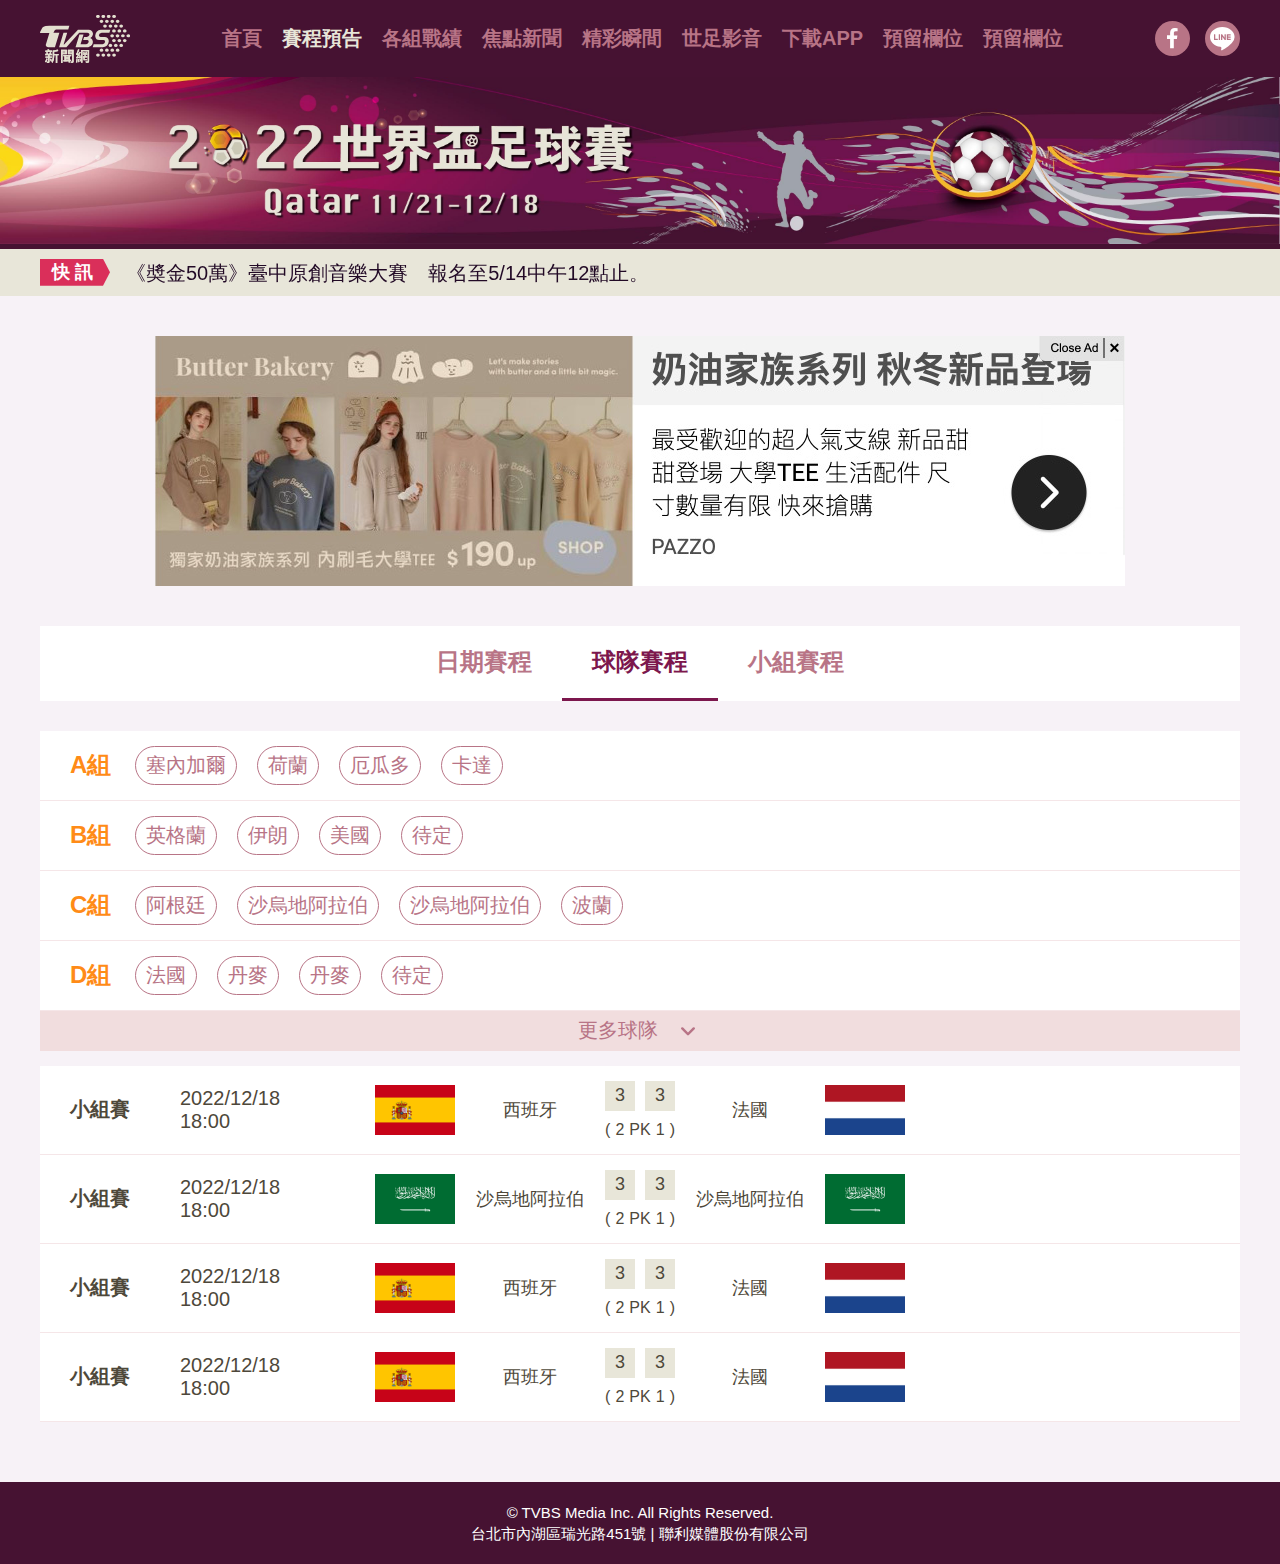
<file: schedule_team.html>
<!doctype html>
<head>
<meta charset="utf-8">
<meta name="viewport" content="width=device-width">	
<title>2022世界盃足球賽-球隊賽程</title>
<meta name="Keywords" content="">
<meta name="description" content="">
<link rel="icon" href="" type="image/icon">

<!--共用CSS-->
<link rel="stylesheet" href="css/animate.css">
<link rel="stylesheet" type="text/css" href="css/base.css" media="screen">
<!--共用CSSed-->

<!--外掛CSS Link-->
<link rel="stylesheet" href="css/owlcarousel/owl.carousel.css">
<link rel="stylesheet" href="css/owlcarousel/owl.theme.css">
<link rel="stylesheet" href="css/owlcarousel/demo.css">
<!--外掛CSS Link ed-->

<!--外掛 js Link-->
<script type="text/javascript" src="js/jquery-2.1.4.min.js"></script>
<script type="text/javascript" src="js/jquery.mousewheel.js"></script>
<script type="text/javascript" src="js/owl.carousel.js"></script>
<script type="text/javascript" src="js/jquery-ui.js"></script>
<script type="text/javascript" src="js/jquery.ui.touch-punch.min.js"></script>
<!--外掛 js Link ed-->

<!--js Link-->
<script type="text/javascript" src="js/js01.js"></script>
<!--js Link ed-->

<!--本頁樣式-->
<style>
    .aaa::before{content:"G";}
</style>
<!--本頁樣式ed-->
<!--本頁js-->
<script type="text/javascript">
$(document).ready(function(){

// 輪播-快訊
    $('.good_box .txt_box').owlCarousel({
        URLhashListener:true,
        startPosition:'URLHash',
        animateIn: 'fadeInDown',
        lazyContent:true,
        items:1,
        loop:true,
        nav:false,
        margin:0,
        autoplay:true,
        smartSpeed:800,
        autoplayTimeout:3000,
        autoplayHoverPause:false,
        navText:['',''],
    });
    
// 輪播
// 漢堡按鈕
    $(window).resize(function(){
        if($(this).width()>767){
            hamCancel();
        }
    });
    $('.menu_fixed .clear').click(function(){hamCancel();});
    $('.ham').click(function(){
        $(this).toggleClass('op');
        if($(this).hasClass('op')){
            $(this).css({
                transform:'rotate(180deg)',
                translation:'0.3s',
                position:'absolute',                
                right:'15px',top:0
            });
            hamGo();
        }else{
            hamCancel();
        }
    });
    function hamGo(){    
        $('html').css({'overflow-y': 'hidden'});
        $('.menu.mo .list ul').css({'white-space':'normal',display:'block'});
        $('.menu.mo .list').css({
            'overflow': 'hidden',
            width:'100%',
            'padding':'35px 0 10px 0'
        });
        $('.menu.mo .list li').css({                                
            display:'inline-block',
            'margin-right':'15px',
            'margin-bottom':'20px',
        });            
        
        $('.menu.mo .fb').css({display:'inline-block','margin':'0'});
        $('.menu.mo .flex').css({display:'block'});
        $('.menu_fixed .clear').show();
    }
    function hamCancel(){
        $('.ham').css({
            transform:'rotate(0deg)',
            translation:'0.3s',
            position:'relative',                
            right:0,top:0
        });
        $('html').css({'overflow-y': 'auto'});
        $('.menu.mo .list ul').css({'white-space':'nowrap',display:'flex'});
        $('.menu.mo .list').css({
            'overflow-x': 'auto',
            width:'90%',
            'padding':'0px'
        });
        $('.menu.mo .list li').css({
            display:'block',
            'margin-right':'15px',
            'margin-bottom':'0px',
        }); 
        $('.menu.mo .fb').css({display:'none'});
        $('.menu.mo .flex').css({display:'flex'});
        $('.menu_fixed .clear').hide();
        $('.ham').removeClass('op');
    }

// 更多球隊下拉
$('.tag_more').click(function(){
    $(this).toggleClass('op');
    if($(this).hasClass('op')){
        $(this).find('.arraw').css({
            transform:'rotate(180deg)',
            translation:'0.3s'
        });
        $(this).find('p').html('收合');
        $('.team_play ul').eq(1).slideDown();
    }else{
        $(this).find('.arraw').css({
            transform:'rotate(0deg)',
            translation:'0.3s'
        });
        $(this).find('p').html('更多球隊');
        $('.team_play ul').eq(1).slideUp();
        $(this).removeClass('op');
    }

});

});
</script>

<!--本頁js ed-->		
</head>
<body>    
<!--container主架構-->
<!--GO~Top-->
<div id="back"> 
<div id="back-img1"><img src="images/gotop.svg" alt="top"/></div>
</div>
<!--GO~Top end-->
<div class="container">
<!--floating banner 滑動置底-->
<div class="flexd_bottom_ad"><a href="##" target="_blank"><img src="images/bottom414.jpg"></a></div> 
<!--floating banner 滑動置底 ed-->
<!--蓋版廣告-->
<div class="lightbox_ad">
	<div class="box">
        <div class="img">
            <div class="xx"><img src="images/idle_xx.png"/></div>
            <img src="images/360x540.jpg"/>
        </div>
    </div>
</div>
<!--蓋版廣告-->    
<!--header -->
<header>
    <h1 style="display: none;">賽程預告│2022世界盃足球賽</h1>
    <div class="header_view">
        <div class="menu_fixed">
            <div class="clear"></div>
            <div class="menu_bar">
                <div class="frame_box flex">
                    <div class="logo"><a href="https://news.tvbs.com.tw/" target="_blank" ><img src="images/TVBS_Logo.svg" alt="logo"/></a></div>
                    <p>2022世界盃足球賽</p>
                    <div class="menu">
                        <ul class="flex">
                            <li><a href="index.html">首頁</a></li>
                            <li class="act"><a href="schedule.html">賽程預告</a></li>
                            <li><a href="record.html">各組戰績</a></li>
                            <li><a href="focus.html">焦點新聞</a></li>
                            <li><a href="album.html">精彩瞬間</a></li>
                            <li><a href="playlist.html">世足影音</a></li>
                            <li><a href="##">下載APP</a></li>
                            <li><a href="##">預留欄位</a></li>
                            <li><a href="##">預留欄位</a></li>
                        </ul>
                    </div>
                    <div class="community">
                        <ul class="flex">
                            <li><a href="##"><img src="images/img_Facebook_TVBS.svg" alt="fb"/></a></li>
                            <li><a href="##"><img src="images/img_Line_TVBS.svg" alt="line"/></a></li>
                        </ul>
                    </div>
                </div>
            </div>
            <!-- 手機版 -->                
                <div class="menu mo">
                    <div class="frame_box">
                        <div class="flex">
                            <div class="list">
                                <ul>
                                    <li><a href="index.html">首頁</a></li>
                                    <li class="act"><a href="schedule.html">賽程預告</a></li>
                                    <li><a href="##">各組戰績</a></li>
                                    <li><a href="##">焦點新聞</a></li>
                                    <li><a href="##">精彩瞬間</a></li>
                                    <li><a href="##">世足影音</a></li>
                                    <li><a href="##">下載APP</a></li>
                                    <li><a href="##">預留欄位</a></li>
                                    <li><a href="##">預留欄位</a></li>
                                    <li class="fb">
                                        <div class="img">
                                            <a href="##"><img src="images/img_Facebook_TVBS.svg" alt="fb"/></a>
                                            <a href="##"><img src="images/img_Line_TVBS.svg" alt="fb"/></a>
                                        </div>
                                    </li>
                                </ul>
                            </div>
                            <div class="ham"><a href="##"><img src="images/ham.svg" alt="img"/></a></div>
                        </div>
                        
                    </div>
                </div>
           
            <!-- 手機版 ed-->
        </div>
        <div class="pc"><img src="images/header_view.jpg" alt="view"/></div>

    </div>
    <div class="good_box">
        <div class="frame_box flex">
            <div class="title flex"><p>快訊</p></div>
            <div class="txt_box">
                <div class="txt"><a href="##">《奬金50萬》臺中原創音樂大賽　報名至5/14中午12點止。</a></div>
                <div class="txt"><a href="##">東奧看TVBS東奧看TVBS東奧看TVBS東奧看TVBS東奧看TVBS東奧看TVBS東奧看TVBS東奧看TVBS東奧看TVBS東奧看TVBS東奧看TVBS東奧看TVBS東奧看TVBS東奧看TVBS東奧看TVBS</a></div>                   
            </div>
        </div>
    </div>
</header>
<!--header ed-->
<!--main-->
<main>
    <article>
        <!-- 廣告欄位 -->       
        <div class="fifa_ad ad970 top40">
            <div class="ad970"><img src="images/970x250.jpg" alt="ad"/></div>
            <div class="ad320"><img src="images/320x100.jpg" alt="ad"/></div>
        </div>
        <!-- 廣告欄位 ed-->
        <div class="frame_box">
            <div class="schedule_notice">
                <div class="nav">
                    <ul>
                        <li><a href="schedule.html"><h2>日期賽程</h2></a></li>
                        <li class="act"><a href="schedule_team.html"><h2>球隊賽程</h2></a></li>
                        <li><a href="schedule_group.html"><h2>小組賽程</h2></a></li>
                    </ul>
                </div>
                <div class="section">
                    <div class="team_tag">
                        <ul>
                            <li>
                                <div class="name">A組</div>
                                <div class="tag"><a href="##">塞內加爾</a><a href="##">荷蘭</a><a href="##">厄瓜多</a><a href="##">卡達</a></div>
                            </li>
                            <li>
                                <div class="name">B組</div>
                                <div class="tag"><a href="##">英格蘭</a><a href="##">伊朗</a><a href="##">美國</a><a href="##">待定</a></div>
                            </li>
                            <li>
                                <div class="name">C組</div>
                                <div class="tag"><a href="##">阿根廷</a><a href="##">沙烏地阿拉伯</a><a href="##">沙烏地阿拉伯</a><a href="##">波蘭</a></div>
                            </li>
                            <li>
                                <div class="name">D組</div>
                                <div class="tag"><a href="##">法國</a><a href="##">丹麥</a><a href="##">丹麥</a><a href="##">待定</a></div>
                            </li>
                        </ul>
                    </div>
                    <div class="tag_more"><a href="##"><p>更多球隊</p><div class="arraw"><img src="images/expand_more2.svg" alt="arraw"/></div></a></div>
                </div>
                <div class="section">
                    <div class="team_play">
                        <ul>
                            <li>
                                <div class="type_box">
                                    <div class="type1">小組賽</div>
                                    <div class="time1">2022/12/18 18:00</div>
                                </div>
                                <div class="team_box">
                                    <div class="team1 team_img">
                                        <img src="images/e01.png" alt="team"/>
                                        <p class="team_name">西班牙</p>
                                    </div>
        
                                    <div class="score_box">
                                        <div class="flex">
                                            <div class="score1 score">3</div>
                                            <div class="score2 score">3</div>
                                        </div>
                                        <div class="pk_box">
                                            <span>(</span>
                                            <span class="pk1">2</span>
                                            <span>PK</span>
                                            <span class="pk2">1</span>
                                            <span>)</span>
                                        </div>
                                    </div>
        
                                    <div class="team2 team_img">
                                        <p class="team_name pc">法國</p>
                                        <img src="images/a04.png" alt="team"/>                                            
                                        <p class="team_name mo">法國</p>
                                    </div>
                                </div>
                            </li>
                            <li>
                                <div class="type_box">
                                    <div class="type1">小組賽</div>
                                    <div class="time1">2022/12/18 18:00</div>
                                </div>
                                <div class="team_box">
                                    <div class="team1 team_img">
                                        <img src="images/c02.png" alt="team"/>
                                        <p class="team_name">沙烏地阿拉伯</p>
                                    </div>
        
                                    <div class="score_box">
                                        <div class="flex">
                                            <div class="score1 score">3</div>
                                            <div class="score2 score">3</div>
                                        </div>
                                        <div class="pk_box">
                                            <span>(</span>
                                            <span class="pk1">2</span>
                                            <span>PK</span>
                                            <span class="pk2">1</span>
                                            <span>)</span>
                                        </div>
                                    </div>
        
                                    <div class="team2 team_img">
                                        <p class="team_name pc">沙烏地阿拉伯</p>
                                        <img src="images/c02.png" alt="team"/>                                            
                                        <p class="team_name mo">沙烏地阿拉伯</p>
                                    </div>
                                </div>
                            </li>
                            <li>
                                <div class="type_box">
                                    <div class="type1">小組賽</div>
                                    <div class="time1">2022/12/18 18:00</div>
                                </div>
                                <div class="team_box">
                                    <div class="team1 team_img">
                                        <img src="images/e01.png" alt="team"/>
                                        <p class="team_name">西班牙</p>
                                    </div>

                                    <div class="score_box">
                                        <div class="flex">
                                            <div class="score1 score">3</div>
                                            <div class="score2 score">3</div>
                                        </div>
                                        <div class="pk_box">
                                            <span>(</span>
                                            <span class="pk1">2</span>
                                            <span>PK</span>
                                            <span class="pk2">1</span>
                                            <span>)</span>
                                        </div>
                                    </div>
        
                                    <div class="team2 team_img">
                                        <p class="team_name pc">法國</p>
                                        <img src="images/a04.png" alt="team"/>                                            
                                        <p class="team_name mo">法國</p>
                                    </div>
                                </div>
                            </li>
                            <li>
                                <div class="type_box">
                                    <div class="type1">小組賽</div>
                                    <div class="time1">2022/12/18 18:00</div>
                                </div>
                                <div class="team_box">
                                    <div class="team1 team_img">
                                        <img src="images/e01.png" alt="team"/>
                                        <p class="team_name">西班牙</p>
                                    </div>
        
                                    <div class="score_box">
                                        <div class="flex">
                                            <div class="score1 score">3</div>
                                            <div class="score2 score">3</div>
                                        </div>
                                        <div class="pk_box">
                                            <span>(</span>
                                            <span class="pk1">2</span>
                                            <span>PK</span>
                                            <span class="pk2">1</span>
                                            <span>)</span>
                                        </div>
                                    </div>
        
                                    <div class="team2 team_img">
                                        <p class="team_name pc">法國</p>
                                        <img src="images/a04.png" alt="team"/>                                            
                                        <p class="team_name mo">法國</p>
                                    </div>
                                </div>
                            </li>
                        </ul>
                        <ul>
                            <li>
                                <div class="type_box">
                                    <div class="type1">小組賽</div>
                                    <div class="time1">2022/12/18 18:00</div>
                                </div>
                                <div class="team_box">
                                    <div class="team1 team_img">
                                        <img src="images/e01.png" alt="team"/>
                                        <p class="team_name">西班牙</p>
                                    </div>
        
                                    <div class="score_box">
                                        <div class="flex">
                                            <div class="score1 score">3</div>
                                            <div class="score2 score">3</div>
                                        </div>
                                        <div class="pk_box">
                                            <span>(</span>
                                            <span class="pk1">2</span>
                                            <span>PK</span>
                                            <span class="pk2">1</span>
                                            <span>)</span>
                                        </div>
                                    </div>
        
                                    <div class="team2 team_img">
                                        <p class="team_name pc">法國</p>
                                        <img src="images/a04.png" alt="team"/>                                            
                                        <p class="team_name mo">法國</p>
                                    </div>
                                </div>
                            </li>
                            <li>
                                <div class="type_box">
                                    <div class="type1">小組賽</div>
                                    <div class="time1">2022/12/18 18:00</div>
                                </div>
                                <div class="team_box">
                                    <div class="team1 team_img">
                                        <img src="images/c02.png" alt="team"/>
                                        <p class="team_name">沙烏地阿拉伯</p>
                                    </div>
        
                                    <div class="score_box">
                                        <div class="flex">
                                            <div class="score1 score">3</div>
                                            <div class="score2 score">3</div>
                                        </div>
                                        <div class="pk_box">
                                            <span>(</span>
                                            <span class="pk1">2</span>
                                            <span>PK</span>
                                            <span class="pk2">1</span>
                                            <span>)</span>
                                        </div>
                                    </div>
        
                                    <div class="team2 team_img">
                                        <p class="team_name pc">沙烏地阿拉伯</p>
                                        <img src="images/c02.png" alt="team"/>                                            
                                        <p class="team_name mo">沙烏地阿拉伯</p>
                                    </div>
                                </div>
                            </li>
                            <li>
                                <div class="type_box">
                                    <div class="type1">小組賽</div>
                                    <div class="time1">2022/12/18 18:00</div>
                                </div>
                                <div class="team_box">
                                    <div class="team1 team_img">
                                        <img src="images/e01.png" alt="team"/>
                                        <p class="team_name">西班牙</p>
                                    </div>

                                    <div class="score_box">
                                        <div class="flex">
                                            <div class="score1 score">3</div>
                                            <div class="score2 score">3</div>
                                        </div>
                                        <div class="pk_box">
                                            <span>(</span>
                                            <span class="pk1">2</span>
                                            <span>PK</span>
                                            <span class="pk2">1</span>
                                            <span>)</span>
                                        </div>
                                    </div>
        
                                    <div class="team2 team_img">
                                        <p class="team_name pc">法國</p>
                                        <img src="images/a04.png" alt="team"/>                                            
                                        <p class="team_name mo">法國</p>
                                    </div>
                                </div>
                            </li>
                            <li>
                                <div class="type_box">
                                    <div class="type1">小組賽</div>
                                    <div class="time1">2022/12/18 18:00</div>
                                </div>
                                <div class="team_box">
                                    <div class="team1 team_img">
                                        <img src="images/e01.png" alt="team"/>
                                        <p class="team_name">西班牙</p>
                                    </div>
        
                                    <div class="score_box">
                                        <div class="flex">
                                            <div class="score1 score">3</div>
                                            <div class="score2 score">3</div>
                                        </div>
                                        <div class="pk_box">
                                            <span>(</span>
                                            <span class="pk1">2</span>
                                            <span>PK</span>
                                            <span class="pk2">1</span>
                                            <span>)</span>
                                        </div>
                                    </div>
        
                                    <div class="team2 team_img">
                                        <p class="team_name pc">法國</p>
                                        <img src="images/a04.png" alt="team"/>                                            
                                        <p class="team_name mo">法國</p>
                                    </div>
                                </div>
                            </li>
                        </ul>
                    </div>
                </div>
            </div>
    </div>
    </article>
</main>
<!--main ed-->
<!--footer-->
<footer>
    <div class="frame_box">
        <small> © TVBS Media Inc. All Rights Reserved.<br>台北市內湖區瑞光路451號 | 聯利媒體股份有限公司 </small>
    </div>
</footer>
<!--footer ed-->
<!--container主架構ed-->
</div>
</body>
</html>
</file>
<file: css/base.css>
html,
body {
    -webkit-tap-highlight-color: rgba(0, 0, 0, 0);
    position: relative;
    margin: 0;
    padding: 0;
    outline: none;
    font-family: 微軟儷黑體, 微軟正黑體, Arial, Helvetica, Verdana, \5FAE\8EDF\6B63\9ED1\9AD4, sans-serif, 微軟儷黑體, 微軟正黑體, Arial, Helvetica, Myriad Pro, Microsoft, bauerbodonistd-roman, Century Gothic, "Asap", Futura, "Lucida Grande", Geneva, Helvetica, "sourcehansans-tc-normal", "sans-serif", Tahoma;
    background-color: #F7F2F7;
    font-size: 18px;
}
p,
ul,
li {
    margin: 0;
    padding: 0;
    list-style: none;
}
a:link,
a:visited,
a:active {
    color: #220A26;
    text-decoration: none;
}
a {
    transition:0.3s;
}
a:hover {
    transition:0.3s;
    text-decoration: none;
}
img {
    width: 100%;
    border: 0;
}
.img {
    position: relative;
    line-height:0;
    overflow: hidden;
}
.img img {
    width: 100%;
}
a:hover .img_mask {
    background-color: rgba(0, 0, 0, 0.3);
}

input::-ms-clear {
    display: none;
}
/*去除input默認樣式*/
textarea,
text,
select,
input {
    -webkit-appearance: none;
    -moz-appearance: none;
    -o-appearance: none;
    appearance: none;
    border: 1px #ff9398 solid;
}
/*去除 Chrome focus 時外框*/
input:focus {
    outline: 0;
}
textarea:focus {
    outline: 0;
}
select:focus {
    outline: 0;
}
html::-webkit-scrollbar {
    width: 3px;
    background: #000;
}
html::-webkit-scrollbar-track {
    -webkit-border-radius: 10px;
    border-radius: 10px;
    margin: 0;
    background: #461232;
}
html::-webkit-scrollbar-thumb {
    background: #a44665;
}
h1,h2,h3{padding:0;margin: 0;}

/*list play*/
.list_play {
    width: 100%;
    height: 100%;
    position: absolute;
    background: url(../images/play_circle.png) no-repeat center center;
    background-size:80px;
}
@media (max-width:1023px) {
    .list_play {
        background: url(../images/play_circle.png) no-repeat center center;
        background-size:30px;
    }
}
/*list play ed*/
/*文字圖片效果*/

.overlay-color {
    width: 100%;
    height: 100%;
    position: absolute;
    z-index: 0;
    line-height: 0;
    left: 0;
    top: 0;
    background: rgba(0, 0, 0, 0);
    transition: 0.3s ;
}

.img:hover .overlay-color,
a:hover .overlay-color {
    background: rgba(0, 0, 0, .3);
    z-index: 1;
    transition: 0.3s ;
}

a:hover,a:hover .txt_box .txt,a:hover .txt p{
    color: #e62320;
    transition:0.3s;
}
/*文字圖片效果 ed*/

/* more*/
.more_box a {
    color:#220A26;
    background: url(../images/navigate_more.svg) no-repeat right;
    padding: 5px 25px 5px 10px;
    background-size:20px;
    display: block;
    float: right;
    font-size: 14px;
    font-weight : 400;
}
.more_box a:hover {
}
/* more ed*/
/* pc & mo */
.pc{display: block;}
.mo{display: none;}
@media (max-width:767px) {
    .pc{display: none;}
    .mo{display: block;}
}
/* pc & mo ed*/
/*--gotoTop--*/

#back {
    text-align: center;
    position: fixed;
    z-index:10;
    right: 20px;
    bottom: 20px;
    transition: 0.5s;  
    cursor: pointer;
    padding: 0;
    display: none;
}

#back-img1 {
    cursor: pointer;
    width: 40px;
    height: 40px;
    background: rgba(0, 0, 0, 0);
    border-radius: 5px;
    display: block;
}

#back-img1 img {
    width: 100%;
}
/*--gotoTop end--*/
/*外框*/
.frame_box {
    width: 1200px;
    margin: 0 auto;  
    box-sizing: border-box;
}
@media (max-width:1199px) {
.frame_box {
    width: 980px;
    margin: 0 auto;
}
}
@media (max-width:1023px) {
.frame_box {
    width:728px;
    margin: 0 auto;
}
}
@media (max-width:767px) {
.frame_box {
    width:414px;
    margin: 0 auto;
    padding:0 15px;
}
}
@media (max-width:414px) {
    .frame_box {
        width:100%;
        margin: 0 auto;        
    }
}
/*外框*/
/* .container{max-width:1920px;margin:0 auto;font-weight: bold;} */
.container{width:100%;height:100vh;margin:0 auto;font-weight: bold;}
@media (max-width:1919px) {
    .container{width:100%;}
}
.flex{display:flex;align-items: center;}
/*header*/
header{position: relative;}
.header_view{
    margin-top:77px;
    width:100%;
    background-color:#461232;
}
.menu_fixed.act{width:100%;height:100vh;}
.menu_fixed .clear{width:100%;height:100vh;background-color:rgba(0,0,0,0.8);display:none;position:absolute;z-index:-1;}
.menu_fixed{position:fixed;top:0;left:0;z-index:100;width:100%;box-sizing: border-box;}
.menu_bar{padding:15px 0;width:100%;margin:0 auto;background-color:#461232;}
/* .menu_bar{padding:15px 0;max-width:1920px;margin:0 auto;background-color:#461232;} */
.menu_bar p{color:#fff;display:none;}
@media (max-width:1919px) {
    .menu_bar{width:100%;}
}
.menu_bar .frame_box.flex{justify-content:space-between;}
.menu_bar .logo{width:90px;height:47px;}
.menu_bar .menu{}
.menu_bar .menu li{margin-right:20px;}
.menu_bar .menu li a{color: #B87486;font-size:20px;}
.menu_bar .menu li a:hover,.menu_bar .menu li.act a{color: #E8E6D9;}
.menu_bar .menu li:last-child{margin-right:0;}

.menu_bar .community ul{}
.menu_bar .community li{width:35px;height:35px;margin-right:15px;}
.menu_bar .community li:last-child{margin-right:0;}
.menu_bar .menu::-webkit-scrollbar {width:0;height:0;}
@media (max-width:1199px){
    .menu_bar .menu{width:80%;overflow-x:auto;margin:0 20px;}
    .menu_bar .menu ul{white-space: nowrap;}
    .menu_bar .menu li a{color: #B87486;font-size:18px;}
    .menu_bar .community li{width:30px;height:30px;margin-right:10px;}
}
@media (max-width:767px){
    .header_view{margin-top:95px;}
    .menu_bar .frame_box.flex{justify-content:flex-start;}    
    .menu_bar{padding:10px 0;}
    .menu_bar .logo{width:60px;height:31px;margin-right:40px;}
    .menu_bar p{display:block;font-size:24px;color:#E8E6D9;}
    .menu_bar .community{display:none;}
    .menu_bar .menu{display:none;}

    .menu.mo{background-color:#461232;padding:6px 0;border-top:#673b57 1px solid;}    
    .menu.mo .ham{width:30px;height:30px;}
    .menu.mo .frame_box{position: relative;}
    .menu.mo .list{width:90%;overflow-x:auto;display:flex;margin-right:10px;}
    .menu.mo .list::-webkit-scrollbar {width:0px;height:0;}
    .menu.mo .list ul{white-space: nowrap;display:flex;}
    .menu.mo .list li{margin-right:15px;position:relative;}
    .menu.mo .list li a{color: #B87486;font-size:18px;}
    .menu.mo .list li a:hover,.menu.mo .list li.act a{color: #E8E6D9;}
    .menu.mo .list li:last-child{margin-right:0;} 
    .menu.mo .list li.fb{display:none;width:80px;}  
    .menu.mo .list li.fb .img{position:absolute;display:flex;bottom:-6px;}  
    .menu.mo .list li.fb a{width:30px;height:30px;margin-right:15px;}
    .menu.mo .list li.fb{display:none;margin-bottom:0px;}   
}
@media (max-width:374px){    
    .menu_bar p {font-size: 20px;}
}
@media (max-width:359px){    
    .menu.mo .list li.fb .img {bottom: -2px;} 
}
/* 快訊 */
.good_box{font-size:18px;align-items: center;background-color:#E8E6D9;padding:10px 0;}
.good_box .title{
    width: 70px;height: 27px;
    background-color: #DA2F5A;
    text-align: center;
    color: #fff;
    letter-spacing: 5px;margin-right: 16px;
    -webkit-clip-path: polygon(0% 0%, 90% 0%, 100% 50%, 90% 100%, 0% 100%);
    clip-path: polygon(0% 0%, 90% 0%, 100% 50%, 90% 100%, 0% 100%);
}
.good_box .title.flex{justify-content:center;}
.good_box .title p{color:#fff;}
.good_box .txt_box{width:90%;height:25px;white-space:nowrap;overflow: hidden;color:#220A26;font-size: 20px;font-weight: 500;}
.good_box .txt{white-space:nowrap;overflow: hidden;text-overflow: ellipsis;}
.good_box .txt_box.owl-theme .owl-controls{display:none;}
@media (max-width:767px){
    .good_box{font-size:16px;padding:8px 0;}
}
/* 快訊 ed*/
/*header ed*/
/*main*/
/* 內文區塊 */
.section {margin-bottom: 30px;}
.section:last-child {margin-bottom:0px;}
.section .title{    
   width:100%;
   text-align: center;
   margin: 30px 0;
   margin-top: 60px;
}
.section:nth-child(1) .title{
    margin-top: 40px;
}
.section .title p,.play_more .title p,.section .title h2,.play_more .title h2{
    min-width:220px;
    font-size: 28px;
    display:inline-block;margin: 0;color:#7C174D;
    background: url(../images/title_bg.svg) center bottom no-repeat;
}
@media (max-width:767px){
    .section .title p,.play_more .title p,.section .title h2,.play_more .title h2{
        min-width:inherit;width:220px;
    }
}
/* 首頁 */
/* 最新賽程 */
.section .schedule{}
.section .schedule ul{}
.section .schedule li{
    width: calc((100% - 95px)/4);
    margin-right: 25px;
    background-color:#FFFFFF;    
}
.section .schedule .head.flex{ align-items:flex-start;}
.section .schedule li:last-child{margin-right:0;}
.section .schedule .head{
    position: relative;
    font-size: 16px;
    font-weight:bold;
    padding:10px;
    background-color:#E8E6D9;
}
.section .schedule .head p{width:60px;color:#4E483A;position:absolute;}
.section .schedule .head .time{text-align:center;width:120px;color:#4E483A;font-size:16px;font-weight:400;margin:0 auto;}
.section .schedule .txt_box{padding:15px 5px 10px;text-align: center;font-size: 16px;font-weight: 500;color:#4E483A;}
.section .schedule .txt_box.flex{justify-content:center;}
.section .schedule .txt_box .team_img{width:80px;font-size:12px;font-weight: 500;color:#4E483A;}
.section .schedule .txt_box .team_img img{width:100%;}
.section .schedule .score_box{margin:0 10px;}
.section .schedule .score_box .score{
    width:30px;height:30px;display:flex;align-items:center;justify-content: center;
    background-color:#E8E6D9;
    margin-right:10px;
}

.pk_box{display: flex;justify-content:space-between;}
.section .schedule .score_box .score:last-child{margin-right:0;}
.section .schedule .pk_box{margin-top:5px;}

@media (max-width:1199px){    
    .section .schedule ul {
        flex-wrap:wrap;
    }
    .section .schedule li {
        width: calc((100% - 15px)/2);
        background-color: #FFFFFF;
        margin-bottom: 15px;
        margin-right: 15px;
    }
    .section .schedule .txt_box.flex{padding:20px;justify-content:space-between;}
    .section .schedule li:last-child{margin-right:15px;}
    .section .schedule li:nth-child(2n){margin-right:0;}
}
@media (max-width:767px){
    .section .title{margin: 20px 0;}
    .section .schedule li {
        width:100%;
        background-color: #FFFFFF;
        margin-bottom: 20px;
    }
    .section .schedule li{margin-right:0;}
    .section .schedule li:last-child{margin-bottom: 0;}

}
/* 主視覺*/
.section li{list-style:none;}
.section .vision{width:1060px;margin:0 auto 30px;}
.section .vision li{position:relative;}
.section .vision .img{line-height:0;position:relative;width:100%;height:596px;}
.section .vision h2{font-weight:500;margin: 0;}
.section .vision .txt{
    box-sizing: border-box;
width:100%;color:#fff;overflow:hidden;line-height:normal;text-align:center;padding:10px 16px 10px 16px; 
position:absolute;bottom:0;z-index:1;font-size:26px;
background: -moz-linear-gradient(top, rgba(0,0,0,0) 0%, rgba(0,0,0,0.6) 35%, rgba(0,0,0,1) 100%); /* FF3.6-15 */
background: -webkit-linear-gradient(top, rgba(0,0,0,0) 0%,rgba(0,0,0,0.6) 35%,rgba(0,0,0,1) 100%); /* Chrome10-25,Safari5.1-6 */
background: linear-gradient(to bottom, rgba(0,0,0,0) 0%,rgba(0,0,0,0.6) 35%,rgba(0,0,0,1) 100%); /* W3C, IE10+, FF16+, Chrome26+, Opera12+, Safari7+ */
filter: progid:DXImageTransform.Microsoft.gradient( startColorstr='#00000000', endColorstr='#000000',GradientType=0 ); /* IE6-9 */	
}
.section .vision .txt h1{
width:90%;white-space:nowrap;
display:inline-block;overflow:hidden;text-overflow: ellipsis;
font-size: 30px;font-weight: normal;
}
.section .vision .txt p{
width:90%;white-space:nowrap;
display:inline-block;overflow:hidden;text-overflow: ellipsis;
margin: 0 16px;
}
@media (max-width:1024px){
.section .vision .txt h1{
font-size: 24px;}
}
@media (max-width:767px){
.section .vision .txt h1{
font-size: 20px;}
}
/* 外掛修改 */
.section .vision .owl-theme .owl-controls .owl-nav div{
	margin:0 !important;
	padding:0 !important;
	-webkit-border-radius:0px !important;
	-moz-border-radius:0px !important;
	border-radius:0px !important;
}


.owl-prev:hover,.owl-next:hover{opacity:1;}
.section .vision .owl-theme .owl-dots .owl-dot.active span{background: #027DF1;opacity:1;}
.section .vision .owl-theme .owl-dots .owl-dot span{background: #CCCCCC;opacity:1;}

.section .vision .owl-theme .owl-dots {
    margin-top:5px;
}
.section .vision  .owl-next,.section .vision  .owl-prev{   
    width: 60px !important;
    height: 60px !important;
    position: absolute;
    background-repeat: no-repeat !important;
    background-color: rgba(124,23,44,0.8) !important;
    top:45% !important;
}
.section .vision .owl-next{right:0!important;background: url(../images/navigate_next.svg) center center no-repeat!important;background-color: rgba(124,23,44,0.8) !important;background-size:80% !important;}
.section .vision .owl-prev{left:0!important;background: url(../images/navigate_before.svg) center center no-repeat!important;background-color: rgba(124,23,44,0.8) !important;background-size:80% !important;}
.section .vision .owl-dots{display:none!important;}
/* 外掛修改 ed */
@media (max-width:1199px){
.section .vision{width:100%;margin:0 auto 30px;}    
.section .vision .img{height:534px;}
.section .vision .txt{font-size: 24px;}
.section .vision .owl-prev,.section .vision .owl-next{width:50px!important;height: 50px !important;}
}
@media (max-width:1023px){
.section .vision .img{height:392px;}	
}
@media (max-width:767px){
.section .vision .txt{font-size:20px;}	
.section .vision .img{height:216px;}	
.section .vision .owl-prev,.section .vision .owl-next{top:45% !important;width:30px!important;height: 30px !important;}
}
@media (max-width:431px){
.section .vision .vision .img{height:216px;}
}
@media (max-width:412px){
.section .vision .img{height:194px;}
}
@media (max-width:374px){
.section .vision .owl-prev,.section .vision .owl-next{top:40% !important;}
.section .vision .img{height:186px;}	
}
@media (max-width:359px){
.section .vision .img{height:163px;}	
}
/* 主視覺ed*/
/* 各組賽況 */
.section .team_icon{margin-bottom: 30px;}
.section .team_icon ul{justify-content: space-between;}
.section .team_icon li a{
    font-size:20px;
    color:#B87486;padding:6px 24px;
    border: 1px solid #B87486;
    border-radius: 30px;    
}
.section .team_icon li .index_group_active{
    border: 1px solid #F1DDDE;
    background-color:#F1DDDE;
}
.section .team_icon li a.act,.section .team_icon li a:hover{
    border: 1px solid #F1DDDE;
    background-color:#F1DDDE;
}
@media (max-width:767px){
    .section .team_icon{margin-bottom:0px;}
    .section .team_icon ul{
        flex-wrap: wrap;
        justify-content:center;
    }
    .section .team_icon li{
        width: calc((100%)/4);
        margin-bottom: 20px;
        text-align: center;
    }
    .section .team_icon li a{
        font-size:20px;
        color:#B87486;padding:3px 20px;
        border: 1px solid #B87486;
        border-radius: 30px;    
    }
}
@media (max-width:411px){
    .section .team_icon li a{
        font-size:18px;
        color:#B87486;padding:3px 20px;
        border: 1px solid #B87486;
        border-radius: 30px;    
    }
}
@media (max-width:359px){
    .section .team_icon li a{font-size:16px;padding:3px 15px;}
}
.section .team_list{color:#4E483A;}
.section .team_list.flex{align-items: flex-start;margin-bottom:15px;}
.section .team_list ul{flex-wrap:wrap;}
.section .team_listL{background-color:#fff;}
.section .team_listL .head{
    font-size: 16px; 
    padding:21px 15px 21px 15px;
    background-color:#E8E6D9;
    justify-content:space-between;
}
.section .team_listL  p{text-align: center;width:120px;}
.section .team_listL .list{font-size: 16px;font-weight:bold;}
.section .team_listL .list p{font-weight:500;}
.section .team_listL .list li,.section .team_listL .list .more_box1{padding:15px;overflow: hidden;align-items: center;}
.section .team_listL .list li{display:flex;justify-content:space-between;}
.section .team_listL .num_box{display:flex;font-weight: normal;}
.section .team_listL .box{width:50px;text-align: center;}
.section .team_listL .c1{color:#881735;font-weight:bold;}
.section .team_listR .head p{width:60px;}
.section .team_listL{width:50%;background-color:#FFFFFF;margin-right:15px;}
.section .team_listL .list li{border-bottom: 1px #F1DDDE solid;}
.section .team_listR{width:50%;}
.section .team_listR li{
    width: calc((100% - 20px)/2);
    margin-right: 15px;margin-bottom: 15px;
    background-color:#FFFFFF;
}
.section .team_listR li .txt_box .score_box{
    color:#4E483A;

}
.section .team_listR .head.flex{align-items:flex-start;}
.section .team_listR li:nth-child(2n){margin-right:0;}
.section .team_listR .head{
    position: relative;
    font-size: 16px;
    font-weight:bold;
    padding:10px;
    background-color:#E8E6D9;    
}
.section .team_listR .head p{width:60px;position:absolute;}
.section .team_listR .head .time{
    text-align:center;width:120px;color:#4E483A;font-size:16px;font-weight: 400;
    margin:0 auto;
}
.section .team_listR .txt_box{padding:15px 5px 11.5px;text-align: center;font-size: 14px;}
.section .team_listR .txt_box.flex{justify-content: center;}
.section .team_listR .txt_box .team_img{width:80px;color:#4E483A;font-size:12px;font-weight: 500;}
.section .team_listR .txt_box .team_img img{width:100%;}
.section .team_listR .score_box{margin:0 10px;}
.section .team_listR .score_box .score{
    width:30px;height:30px;display:flex;align-items:center;justify-content: center;
    background-color:#E8E6D9;
    margin-right:10px;
}
.section .team_listR .score_box .score:last-child{margin-right:0;}
.section .team_listR .pk_box{margin-top:5px;}
.section .team_listR .pk_box .pk1,.section ..team_listR .pk_box .pk1{width:30px;height:30px;}
@media (max-width:1199px){
    .section .team_listR .txt_box{padding:15px 15px 11.5px;}
    .section .team_list.flex{margin-bottom: 10px;}
    .section .team_list.flex {
        align-items: flex-start;
        margin-bottom: 10px;
    }
    .section .team_listL{width:40%;}
    .section .team_listR{width:60%;}
}
@media (max-width:1023px){
    .section .team_list.flex{display:block;}
    .section .team_listL{margin-bottom:20px;}
    .section .team_listL,.section .team_listR{width:100%;}
    .section .team_listR .txt_box.flex {justify-content:space-between;}
}
@media (max-width:767px){
    .section .team_list.flex{display:block;}
    .section .team_listL{margin-bottom:20px;}
    .section .team_listL,.section .team_listR{width:100%;}

    .section .team_listR li{
        width:100%;
        margin-right:0;margin-bottom: 15px;
        background-color:#FFFFFF;
    }
    .section .team_listR .txt_box {padding: 20px;}

}
/*更多新聞*/
.section .team_pack {margin-bottom: 30px;overflow: hidden;}
.section .team_pack  {margin-bottom:10px;}
.section .team_pack .time {padding: 0;}
.section .team_pack .img {
    width: 100%;
    height: 156px;
    overflow: hidden;
    line-height: 0;
    margin-bottom:8px;
}

.section .team_pack .txt_box {
    position: relative;
    overflow: hidden;
}

.section .team_pack h2 {
    margin: 0;
    font-weight: bold;
}

.section .team_pack .txt {
    color:#220A26;
    font-size: 20px;
    overflow: hidden;
    height: 50px;
    line-height: 26px;
    margin-bottom: 15px;
    -webkit-line-clamp: 2;
    -webkit-box-orient: vertical;
    text-overflow: ellipsis;
    display: -webkit-box;
}

.section .team_pack .title {
    font-size: 24px;
    padding: 10px 15px 10px;
    font-weight: bold;
}

.section .team_pack ul {
    display: flex;
    align-items: center;
    flex-wrap: wrap;
}

.section .team_pack li {
    margin-right:15px;
    width: calc((100% - 50px)/4);
    overflow: hidden;
}

.section .team_pack li a:hover {
    transition: 0.3s;
}

.section .team_pack li:nth-child(4n) {
    margin-right: 0px;
}

@media (max-width:1199px) {
    .section .team_pack .img {
        height: 124px;
    }
    .section .team_pack li {
        margin-right:15px;
        width: calc((100% - 50px)/4);
    }
}

@media (max-width:1023px) {
    .section .team_pack .img {
        height: 91px;
        margin-bottom:5px;
    }
    .section .team_pack .txt {
        font-size: 16px;
        line-height: 24px;
        margin-bottom: 5px;
    }
    .section .team_pack li {
        width: calc((100% - 50px)/4);
    }
}

@media (max-width:767px) {
    .section .team_pack .img {
        height: 104px;
        margin-bottom:5px;
    }
    .section .team_pack li {
        width: calc((100% - 15px)/2);
        margin-bottom: 20px;
    }
    .section .team_pack li:nth-child(2n) {
        margin-right: 0px;
    }
    
}

@media (max-width:411px) {
    .section .team_pack .img {
        height: 93px;
    }
}

@media (max-width:374px) {
    .section .team_pack .img {
        height:89px;
    }
}

@media (max-width:359px) {
    .section .team_pack .img {
        height:77px;
    }
    .section .team_pack .article_time {
        font-size: 12px;
    }
}
/* 更多新聞 ed*/
/* 各組賽況ed */

/* 精彩瞬間 */
.section .picture{position:relative;overflow: hidden; width:100%;margin:0 auto 15px;}
.section .picture .img{line-height:0;position:relative;width:100%;height:675px;}
.section .picture h3{font-weight:500;margin: 0;}
.section .picture .txt{
    width:100%;color:#fff;overflow:hidden;line-height:normal;text-align:center;padding:10px 0px 10px 0px; 
    position:absolute;bottom:0;z-index:1;font-size:26px;
    background: -moz-linear-gradient(top, rgba(0,0,0,0) 0%, rgba(0,0,0,0.6) 35%, rgba(0,0,0,1) 100%); /* FF3.6-15 */
    background: -webkit-linear-gradient(top, rgba(0,0,0,0) 0%,rgba(0,0,0,0.6) 35%,rgba(0,0,0,1) 100%); /* Chrome10-25,Safari5.1-6 */
    background: linear-gradient(to bottom, rgba(0,0,0,0) 0%,rgba(0,0,0,0.6) 35%,rgba(0,0,0,1) 100%); /* W3C, IE10+, FF16+, Chrome26+, Opera12+, Safari7+ */
    filter: progid:DXImageTransform.Microsoft.gradient( startColorstr='#00000000', endColorstr='#000000',GradientType=0 ); /* IE6-9 */	
}
.section .picture .txt h1{
    width:90%;white-space:nowrap;
    display:inline-block;overflow:hidden;text-overflow: ellipsis;
    font-size: 30px;font-weight: normal;
}
.section .picture .txt p{
    width:90%;white-space:nowrap;
    display:inline-block;overflow:hidden;text-overflow: ellipsis;
    margin: 0 16px;
}
@media (max-width:1199px) {
    .section .picture .txt{font-size:24px;}
    .section .picture .img {height:551px;}
}
@media (max-width:1023px) {
    .section .picture .img {height:410px;}
}
@media (max-width:767px) {
    .section .picture .txt{font-size:20px;}
    .section .picture .img {height:auto;}
}
.section .picture_list{overflow: hidden;position: relative;}
.section .picture_list li{  
    overflow: hidden;
}
.section .picture_list .img {
    width: 100%;
    height: 157px;
    overflow: hidden;
}
.section .picture_list li:nth-child(4n){margin-right:0;}

/* 外掛修改 */
.section .picture_list .owl-theme .owl-controls .owl-nav div{
	margin:0 !important;
	padding:0 !important;
	-webkit-border-radius:0px !important;
	-moz-border-radius:0px !important;
	border-radius:0px !important;
}


.owl-prev:hover,.owl-next:hover{opacity:1;}
.section .picture_list .owl-theme .owl-dots .owl-dot.active span{background: #027DF1;opacity:1;}
.section .picture_list .owl-theme .owl-dots .owl-dot span{background: #CCCCCC;opacity:1;}

.section .picture_list .owl-theme .owl-dots {
    margin-top:5px;
}
.section .picture_list  .owl-next,.section .picture_list  .owl-prev{   
    width: 45px !important;
    height: 45px !important;
    position: absolute;
    background-repeat: no-repeat !important;
    background-color: rgba(124,23,44,0.8) !important;
    top:35% !important;
}
.section .picture_list .owl-next{right:0!important;background: url(../images/navigate_next.svg) center center no-repeat!important;background-color: rgba(124,23,44,0.8) !important;background-size:80% !important;}
.section .picture_list .owl-prev{left:0!important;background: url(../images/navigate_before.svg) center center no-repeat!important;background-color: rgba(124,23,44,0.8) !important;background-size:80% !important;}
.section .picture_list .owl-dots{display:none!important;}
@media (max-width:1199px) {
    .section .picture_list .img{
        height: 131px;
    }

}
@media (max-width:767px) {
    .section .picture_list ul{width:120%;}
    .section .picture_list .owl-carousel{position:static!important;}
    .section .picture_list .img{
        height: 125px;
    }
    .section .picture_list  .owl-next,.section .picture_list  .owl-prev{
        width: 30px !important;
        height: 30px !important;   
        top:35% !important;
    }
} 
@media (max-width:411px) {
    .section .picture_list  .owl-next,.section .picture_list  .owl-prev{   
        top:35% !important;
    }
    .section .picture_list .img{
        height: 112px;
    }
} 
@media (max-width:374px) {
    .section .picture_list .img{
        height: 107px;
    }
}
@media (max-width:359px) {
    .section .picture_list .img{
        height: 94px;
    }
}
/* 外掛修改 ed */

/* 精彩瞬間ed */

/* 影音放送 */
.section .fifa_video {margin-bottom: 30px;overflow: hidden;}
.section .fifa_video  {margin-bottom:10px;}
.play{
    display:flex;align-items: center;
    font-size:14px;
    color:#fff;position:absolute; right:12px;bottom:12px;
    /* padding:15px 3px 15px 35px;  */
    padding:18px 1.42px 18px 33.43px; 
    background: url(../images/play_icon.svg) 8px center no-repeat; 
    background-color: rgba(124,23,44,0.6);
}
.play p{margin-right:10px;}
.section .fifa_video .img {
    width: 100%;position: relative;
    height: 210px;
    overflow: hidden;
    line-height: 0;
    margin-bottom:8px;
}
.section .fifa_video .txt_box {
    position: relative;
    overflow: hidden;
}
.section .fifa_video h2 {
    margin: 0;
    font-weight: bold;
}
.section .fifa_video .txt {
    color:#220A26;
    font-size: 20px;
    overflow: hidden;
    height: 50px;
    line-height: 26px;
    margin-bottom: 15px;
    -webkit-line-clamp: 2;
    -webkit-box-orient: vertical;
    text-overflow: ellipsis;
    display: -webkit-box;
}

.section .fifa_video .title {
    font-size: 24px;
    padding: 10px 15px 10px;
    font-weight: bold;
}

.section .fifa_video ul {
    display: flex;
    align-items: center;
    flex-wrap: wrap;
}

.section .fifa_video li {
    margin-right:20px;
    width: calc((100% - 40px)/3);
    overflow: hidden;
}

.section .fifa_video li a:hover {
    transition: 0.3s;
}

.section .fifa_video li:nth-child(3n) {
    margin-right: 0px;
}

@media (max-width:1199px) {
    .section .fifa_video .img {height: 176px;}
}

@media (max-width:1023px) {
    .section .fifa_video .img {height: 129px;}
    .section .fifa_video .txt {
        font-size: 16px;
        line-height: 24px;
        margin-bottom: 5px;
    }
}

@media (max-width:767px) {
    .section .fifa_video .img {
        height: 216px;
        margin-bottom:5px;
    }
    .section .fifa_video li {
        width:100%;
        margin-right: 0;
        margin-bottom: 20px;
    }
    
}
@media (max-width:411px) {
    .section .fifa_video .img {
        height: 194px;
    }
}

@media (max-width:374px) {
    .section .fifa_video .img {
        height:186px;
    }
}

@media (max-width:359px) {
    .section .fifa_video .img {
        height:163px;
    }
    .section .fifa_video .article_time {
        font-size: 12px;
    }
}
/* 影音放送ed*/
/* 首頁 ed*/
/* 賽程預告 */
.schedule_notice{margin-bottom:50px;}
.schedule_notice .nav{background-color:#fff;margin:40px 0 30px;}
.schedule_notice .nav ul{display:flex;align-items:center;justify-content:center;}
.schedule_notice .nav li{}
.schedule_notice .nav h2{font-size:inherit;}
.schedule_notice .nav li a{display:block;font-size:24px;color:#B87486;padding:20px 30px;border-bottom: 3px #fff solid;}
.schedule_notice .nav li a:hover,.schedule_notice .nav li.act a{border-bottom: 3px #7C174D solid;color:#7C174D;}
.schedule_notice .section{background-color:#fff;margin-bottom:15px;}
.schedule_notice .section:last-child{margin-bottom:0;}
.schedule_notice .contest{cursor: pointer;}
.schedule_notice .contest .title{
    box-sizing: border-box;padding:15px 20px;
    display:flex;align-items:center;
    justify-content:space-between;
    border-bottom: 1px #f5e6e8 solid;
    margin:0;box-sizing: border-box;
}
.schedule_notice .contest .title .txt{color:#FF8B17;font-size:24px;padding-left:10px;}
.schedule_notice .contest .title .txt.bg{background: url(../images/title_bg2.svg) 8px center no-repeat;padding:15px 70px 10px 10px;}
.schedule_notice .contest .title .icon{width: 30px;height:30px;}
.schedule_notice .contest .list{color:#4E483A;display: none;font-weight:normal;}
.schedule_notice .contest .list li{border-bottom: 1px #f5e6e8 solid;padding:15px 20px;}
.schedule_notice .contest .list li .box{display:flex;align-items:center;margin-left:10px;position: relative;}
.schedule_notice .contest .list li:last-child{border-bottom: 0px #f5e6e8 solid;}
.schedule_notice .time{font-size:18px;width:130px;position:absolute;}
.schedule_notice .team_box{width:100%;display:flex;align-items:center;justify-content: center;}
.schedule_notice .team_img{display:flex;align-items:center;justify-content:center;}
.schedule_notice .team_img img{width:80px;}
.schedule_notice .team_name{padding:0;width:150px;text-align: center;}
.schedule_notice .score_box .flex{display:flex;align-items:center;justify-content: center;margin-bottom:10px;}

.schedule_notice .score_box{font-weight:normal;}
.schedule_notice .score_box .score{
    width:30px;height:30px;display:flex;align-items:center;justify-content: center;
    background-color:#E8E6D9;
    margin-right:10px;
}
.schedule_notice .score_box .pk_box{font-size: 16px;text-align: center;}
.schedule_notice .score_box .score:last-child{margin-right:0;}
@media (max-width:1199px) {
    .schedule_notice .team_box{width:100%;display:flex;align-items:center;justify-content: center;}
    .schedule_notice .time {       
        font-size: 20px;
        width: 130px;
    }
}
@media (max-width:1023px) {
    .schedule_notice .contest .list li .box {
        display:block;
        margin-left: 0px;
    }
    .schedule_notice .time{position:relative;margin: 0 auto 20px;text-align: center;}
    .schedule_notice .contest .title .txt.bg {        
        padding: 15px 70px 10px 20px;
    }
    .schedule_notice .contest .title .txt {       
        font-size: 20px;
        padding-left: 10px;
    }
    .schedule_notice .team_name{font-size:16px;
        width: 130px;
    }
    .schedule_notice .time {
        font-size: 16px;
        width: 120px;
    }
    .schedule_notice .contest .title {    
        padding: 10px 20px 10px 20px;
    }
    .schedule_notice .contest .list li {
        padding: 10px 20px ;
    }
    .schedule_notice .contest .list li .box {  
        padding:0px;
    }
}
@media (max-width:767px) {
    .schedule_notice .contest .list li {
        padding: 20px;
    }
    .schedule_notice .contest .title {
        padding: 10px;
    }
    .schedule_notice .contest .list li .box {
        display:block;
    }
    .schedule_notice .time {
        text-align: center;
        margin:0 auto 20px;
        font-size: 16px;
        width:120px;
    }
    .schedule_notice .team_name {
        font-size: 12px;
        width:auto;
    }
    .schedule_notice .team_box {
        width:100%;
        display: flex;
        align-items: center;
        justify-content: space-between;
    }
    .schedule_notice .nav ul{justify-content:space-between;}
    .schedule_notice .nav li a{font-size:20px;padding:22px;}
    .schedule_notice .team_img {
        display:block;
        align-items: center;
        justify-content: center;
    }
}
@media (max-width:411px) {
    .schedule_notice .nav li a{padding:15px;}
}
@media (max-width:359px) {
    .schedule_notice .nav li a{font-size:16px;}
}
/* 賽程預告 ed*/
/* 球隊賽程*/
.schedule_notice .team_tag{background-color:#fff;}
.schedule_notice .team_tag ul{}
.schedule_notice .team_tag li{
    display: flex;align-items: center;
    border-bottom: 1px #f5e6e8 solid;
    padding:15px 30px;box-sizing: border-box;
}

.schedule_notice .team_tag .name{
    font-size: 24px;
    color: #FF8B17;
    margin-right: 24px;
}
.schedule_notice .team_tag .tag{
    display: flex;align-items: center;
}
.schedule_notice .team_tag .tag a{
    font-size:20px;
    color:#B87486;padding:5px 10px;
    border: 1px solid #B87486;
    border-radius: 30px;
    margin-right: 20px;
    font-weight: normal;
}
.schedule_notice .team_tag .tag a.act,.schedule_notice .team_tag .tag a:hover{
    border: 1px solid #F1DDDE;
    background-color:#F1DDDE;
}
.schedule_notice .tag_more{width:100%;padding:5px 0;background-color:#F1DDDE;}
.schedule_notice .tag_more a{display:block;text-align:center;}
.schedule_notice .tag_more p{
    font-weight: normal;
    font-size:20px;
    color:#B87486;
}
.schedule_notice .tag_more a{display:flex;align-items:center;justify-content: center;}
.schedule_notice .tag_more p{margin-right:15px;}
.schedule_notice .tag_more .arraw{
    width:30px;height:30px;
}
.schedule_notice .team_play ul:nth-child(2){display:none;}
.schedule_notice .team_play li{
    color:#4E483A;
    display:flex;align-items:center;
    position: relative;
    border-bottom: 1px #f5e6e8 solid;padding:15px 30px;
}
.schedule_notice .team_play .type_box{position:absolute;display:flex;align-items:center;justify-content: center;}
.schedule_notice .team_play .type1,.schedule_notice .team_play .time1{font-size: 20px;}
.schedule_notice .team_play .type1{margin-right: 50px;}
.schedule_notice .team_play .time1{width: 130px;font-weight: normal;}
.schedule_notice .team_play .team_box{width:100%;font-weight: normal;}
@media (max-width:1199px) {
    .schedule_notice .team_play .type_box{position:relative;margin-bottom: 30px;}
    .schedule_notice .team_play .type1{position:absolute;margin-right:0;left:0;}
    .schedule_notice .team_play .time1{text-align: center;}
    .schedule_notice .team_play li{display:block;}
    
}
@media (max-width:1023px) {
    .schedule_notice .team_tag .name {
        font-size: 20px;        
    }
    .schedule_notice .team_tag .tag a {
        font-size: 16px;
        padding: 3px 10px;
        margin-right: 10px;
    }
    .schedule_notice .score_box .flex {margin-bottom: 5px;}
    .schedule_notice .team_play .time {width: 100px;}
    .schedule_notice .team_play li{padding:15px 20px;}
    .schedule_notice .team_play .type1, .schedule_notice .team_play .time1 {font-size: 16px;}
}
@media (max-width:767px) {
    .schedule_notice .team_play li {
        display: block;
        padding: 20px;
    }
    .schedule_notice .team_play .type1 {display:inline-block;vertical-align: middle;}
    .schedule_notice .team_play .time1 {
        width: 100px;display:inline-block;vertical-align: middle;margin-bottom: 0;
    }
    .schedule_notice .nav {
        background-color: #fff;
        margin: 30px 0 15px;
    }
    .schedule_notice .team_tag li {
        padding:10px 20px;       
    }
    .schedule_notice .team_tag .name {
        white-space: nowrap;
        font-size: 20px;
        margin-right: 15px;
    }
    .schedule_notice .team_tag .tag {   
        overflow-x: auto;
        white-space: nowrap;
        
    }
    .schedule_notice .team_tag .tag::-webkit-scrollbar {width:0;height:0;}
    .schedule_notice .team_play .team_box{margin-top:20px;}
}

/* 球隊賽程 ed*/

/* 小組賽程 */
.schedule_notice .team_group_title{overflow: hidden;margin-bottom: 30px;font-size: 20px;}
.schedule_notice .team_group_title .title{
    font-size: 24px;
    color: #FF8B17;
    background: url(../images/title_bg3.png) center center no-repeat;
    margin:20px 0;
}
.schedule_notice .team_group_title .list ul{display:flex;align-items:center;justify-content: center;color: #4E483A;}
.schedule_notice .team_group_title .list li{text-align:center;width:100px;overflow:hidden;}
.schedule_notice .team_group_title .list li:last-child{margin-right:0px;}
.schedule_notice .team_group_title .list .img{width:40px;height:25px;border: 1px solid #4E483A;margin:0 auto 5px;}
.schedule_notice .team_group_title .list .txt{font-size: 14px;}
.schedule_notice .team_group li{
    color: #4E483A;
    position: relative;
    display:flex;align-items:center;justify-content:center;
    border-bottom: 1px #f5e6e8 solid;padding:15px 20px;box-sizing: border-box;
}
.schedule_notice .team_group .time{
    font-size: 20px;position:absolute;left:30px;
}
.schedule_notice .team_group .time{width: 130px;font-weight: normal;}
.schedule_notice .team_group .team_box{width:auto;font-weight: normal;}
@media (max-width:1199px) {
    .schedule_notice .team_group_title .title{font-size: 20px;}
}
@media (max-width:1023px) {
    
    .schedule_notice .team_tag .name {
        font-size: 20px;
        margin-right: 20px;
    }
    .schedule_notice .score_box .flex {margin-bottom: 5px;}
    .schedule_notice .team_group li{padding:15px 20px;display:block;}
    .schedule_notice .team_group .time {
        font-size: 16px;width:100px;position: relative;left:auto;margin:0 auto 30px;
    }
    
}
@media (max-width:767px) {
    
    .schedule_notice .team_group_title .list .txt{font-size: 12px;}
    .schedule_notice .team_group li {
        display: block;
        padding: 20px;
    }
    
    .schedule_notice .team_group .time {
        width: 100px;display:inline-block;vertical-align: middle;margin-bottom: 0;
    }
    .schedule_notice .team_group .time {margin-right: 0;}
    .schedule_notice .team_group .time{margin:0 auto;display:block;}    
    .schedule_notice .nav {
        background-color: #fff;
        margin: 30px 0 15px;
    }

    .schedule_notice .team_group_title {margin-bottom:10px;}
    .schedule_notice .team_group .team_box{margin-top:20px;}
}

/* 小組賽程 ed*/

/* 焦點新聞 */
.focus_news{}
.focus_news .tag_bar{margin-bottom:30px;}
.focus_news .tag{overflow: hidden;padding:10px 0 ;margin-bottom:5px;}
.focus_news .tag ul{display: flex;align-items: center;justify-content: center;margin-bottom:30px;}
.focus_news .tag ul:last-child{margin-bottom:0px;}
.focus_news .tag a{
    font-size:20px;
    color:#B87486;padding:6px 24px;
    border: 1px solid #B87486;
    border-radius: 30px;
    margin-right: 20px;
}
.focus_news .tag li.act a,.focus_news .tag a:hover{
    border: 1px solid #F1DDDE;
    background-color:#F1DDDE;
}
.focus_news .list{margin-bottom:15px;}
.focus_news .list ul{display:flex;flex-wrap: wrap;}
.focus_news .list li{
    width: calc((100% - 60px)/4);
    margin-right:20px;margin-bottom:20px;
}
.focus_news .list li:nth-child(4n){margin-right:0px;}
.focus_news .list .img{margin-bottom:5px;height:155px;}
.focus_news .txt {
    color:#000;
    font-size: 20px;
    overflow: hidden;
    height: 50px;
    line-height: 26px;
    margin-bottom: 15px;
    -webkit-line-clamp: 2;
    -webkit-box-orient: vertical;
    text-overflow: ellipsis;
    display: -webkit-box;
}
.focus_news .time {
    width: 100%;
    font-weight: normal;
    text-align:right;
    color:#4E483A;
    font-size: 14px;
    overflow: hidden;
}

@media (max-width:1199px) {
    .focus_news .list .img {
        height: 129px;
    }
    .focus_news .list li {
        margin-right:15px;
        width: calc((100% - 50px)/4);
    }

}

@media (max-width:1023px) {
    .focus_news .tag a{padding:5px 15px;}
    .focus_news .list .img {
        height: 91px;
        margin-bottom:5px;
    }
    .focus_news .list .txt {
        font-size: 16px;
        line-height: 24px;
        margin-bottom: 5px;
    }
    .focus_news .list li {
        width: calc((100% - 50px)/4);
    }
}

@media (max-width:767px) {
    .focus_news .tag_bar{margin-bottom:10px;}
    .focus_news .tag{
        display: flex;   
        justify-content:flex-start;    
        white-space:nowrap;
        overflow-x:auto;
        margin-bottom: 0;
    }
    .focus_news .tag a{
        font-size:16px;
        color:#B87486;padding:3px 20px;
        margin-right:5px;        
    }
    .focus_news .tag li{padding:5px;}
    .focus_news .tag ul{
        display: flex;   
        justify-content:flex-start;    
        white-space:nowrap;        
        margin-bottom:0;
    }
    .focus_news .tag::-webkit-scrollbar {width:0;height:0;}
    
    .focus_news .list .list_play{background-size:40px;}
    .focus_news .list li {width:100%;}
    .focus_news .list li a{display: flex;}
    .focus_news .list .img {
        width:40%;
        height: 83px;
        margin-right: 15px;
        margin-bottom:0;
    }
    .focus_news .list .txt ,.focus_news .list .img{
        margin-bottom:0;
    }
    .focus_news .list .txt_box{
        display: flex;flex-wrap: wrap;       
        align-content:space-between;      
    }
    .focus_news .list .txt {     
        line-height: 22px;
        height:45px;       
    }


    .focus_news .list .txt_box {
        width:60%;
    }
    .focus_news .list ul {
        display:block;
    }
    
    .focus_news .list li:nth-child(2n) {
        margin-right: 0px;
    }
}

@media (max-width:411px) {
    .focus_news .list .img {
        height:74px;
    }
}

@media (max-width:374px) {
    .focus_news .list .img {
        height:71px;
    }
}

@media (max-width:359px) {
    .focus_news .tag a{padding:3px 15px;}
    .focus_news .list .txt {
        font-size: 14px;
        margin-bottom: 5px;
    }
    .focus_news .list .img {
        height:62px;
    }
    .focus_news .list .time {
        font-size: 12px;
    }
}
/* 焦點新聞 ed*/

/* 跳頁選單 */
.page_html{
    background-color:#fff;display: flex;align-items: center;justify-content: center;
    padding:10px;color:#4E483A;font-size:14px;font-weight: normal;
}
.page_html .num{padding:0 10px;border-radius:5px;border:1px #4E483A solid;margin-right:5px;}
.page_html .limit span{margin-right:2px;}
.page_html .limit .txt{}
.page_html .arrawL,.page_html .arrawR{line-height:0;width:20px;height:20px;}
.page_html .arrawL{margin-right:10px;}
.page_html .arrawR{margin-left:10px;}
/* 跳頁選單 ed*/


/* 影音專區 */
.playlist{margin:40px 0 0;}
.playlist .video{width:1060px;margin:0 auto 30px;}
.playlist .video .list_play{background-size: 150px;}
.playlist .video .play{bottom:20px;right:20px;}
.playlist .video .img{margin-bottom: 10px;height:560px;}
.playlist .video .txt{
    overflow: hidden;
    white-space:nowrap;
    font-size:26px;
    text-overflow: ellipsis;
}
@media (max-width:1199px) {
    .playlist .video .txt{
        font-size:24px;
    }
    .playlist .video .list_play{background-size:100px;}
    .playlist .video{width:100%;margin:0 auto ;}
    .playlist .video .img{height:551px;}
}
@media (max-width:1023px) { 
    .playlist .video .img{height:410px;}
}
@media (max-width:767px) {
    .playlist .video .play{bottom:10px;right:10px;}
    .playlist .video .txt{
        font-size:20px;
    }
    .playlist .video .list_play{background-size:80px;}
    .playlist .video .img{height:216px;margin-bottom: 5px;}
}
@media (max-width:411px) {
    .playlist .video .list_play{background-size:60px;}
    .playlist .video .img{height:194px;}
}
@media (max-width:374px) {
    .playlist .video .img{height:186px;}
}
@media (max-width:359px) {
    .playlist .video .img{height:163px;}
}
.playlist .play_more{width:100%;overflow: hidden;}
.playlist .play_more .title{margin:60px auto 30px;display:block;text-align: center;}

.play_more .list{}
.play_more .list ul{display:flex;flex-wrap: wrap;}
.play_more .list li{
    width: calc((100% - 60px)/4);
    margin-right:20px;
}
.play_more .list li:nth-child(4n){margin-right:0px;}
.play_more .list .img{margin-bottom:5px;height:155px;}
.play_more .txt {
    color:#000;
    font-size: 20px;
    overflow: hidden;
    height: 50px;
    line-height: 26px;
    margin-bottom: 15px;
    -webkit-line-clamp: 2;
    -webkit-box-orient: vertical;
    text-overflow: ellipsis;
    display: -webkit-box;
}

@media (max-width:1199px) {
    .play_more .list .img {
        height: 129px;
    }
    .play_more .list li {
        margin-right:15px;
        width: calc((100% - 50px)/4);
    }
}

@media (max-width:1023px) {
    .play_more .list .img {
        height: 91px;
        margin-bottom:5px;
    }
    .play_more .list .txt {
        font-size: 16px;
        line-height: 24px;
        margin-bottom: 5px;
    }
    .play_more .list li {
        width: calc((100% - 50px)/4);
    }
}

@media (max-width:767px) {
    .play_more  .list .play{bottom:10px;right:10px;}
    .play_more  .list .img {
        height: 104px;
        margin-bottom:5px;
    }
    .play_more  .list li {
        width: calc((100% - 15px)/2);
        margin-bottom: 20px;
    }
    .play_more  .list li:nth-child(2n) {
        margin-right: 0px;
    }
    
}

@media (max-width:411px) {
    .play_more  .list .img {
        height: 93px;
    }
}

@media (max-width:374px) {
    .play_more  .list .img {
        height:89px;
    }
}

@media (max-width:359px) {
    .play_more  .list .img {
        height:77px;
    }

}

/* 影音專區 ed*/
/* 內文區塊ed */
/*main ed*/
/*footer*/
footer{
    margin-top:60px;
    width:100%;padding:20px 0;background-color:#461232;overflow:hidden;
    color:#fff;text-align:center;font-weight: normal;
}
footer small{}
footer .logo_box{margin-bottom:5px;}
footer .logo_box li{width:30px;display:inline-block;vertical-align:top;padding-top:5px;margin-right:5px;}
footer .logo_box li:first-child{width:80px;padding-top:0;margin-right:0;}

@media (max-width:767px) {
    footer{
        margin-top:120px;
    }
}
@media (max-width:374px) {
    footer small{font-size:12px!important;} 
}
/*footer ed*/

/* 各組戰績頁 */
.record_section{
    margin-top: 40px;
    display: flex;
    flex-wrap: wrap;
}
.record_section .record_box .record_head{
    justify-content: space-between;
    background-color: #E8E6D9;
    padding: 17px 15px 17px 17px;

}
.record_section .record_box .record_head p{   
    color:#FF8B17;
    font-size: 24px;

}
.record_section .record_box{
    width: 590px;
    height: 392px;
    margin-bottom: 16px;
}
.record_section .record_box:nth-child(2n){
margin-left: 20px;
}
.record_section .record_box .record_head .num_box .box{
    width: 50px;
    font-size: 20px;
    text-align: center;
    font-weight: 400;
    color:#4E483A;
}
.record_section .record_box .record_head .num_box .c1{
    color:#881735;
    font-weight:bolder;
}
.record_section .record_box .list .list_L{
display: flex;
align-items: center;
}
.record_section .record_box .list .img{
    width: 80px;

}
.record_section .record_box .list ul li{
 display:flex ;
 justify-content: space-between;
 background-color: #fff;
 border-bottom: solid 1px #F1DDDE;
}
.record_section .record_box .list ul li{
    padding: 15px;
}
.record_section .record_box .list ul li .country_name{
    color:#4E483A;
    font-weight: 500;
    width: 122px;
    text-align: center;
    margin: 0 16px;
}
.record_section .record_box .list ul li .num_box{
    display:flex ;
    align-items: center;
    color:#220A26;
}
.record_section .record_box .list ul li .num_box .box{
width: 50px;
text-align: center;
font-weight: 400;
}
.record_section .record_box .list ul li .num_box .c1{
    color:#881735;
    font-weight:bolder;
}

@media (max-width:1199px) {
    .record_section .record_box{
        width: 480px;
        height: auto;
    }
    .record_section .record_box .list .img{
        width: 45px;
    
    }
    .record_section .record_box .list ul li .country_name{
        font-weight: 500;
        width:90px;
        margin: 0 8px;
        font-size: 15px;
    }
    .record_section .record_box .list ul li .num_box .box{
        font-size: 15px;
        }
 }
    @media (max-width:1023px) {
        .record_section .record_box{
            height: auto;
            margin: 0 auto 16px  auto;
        }
        .record_section .record_box:nth-child(2n){
            margin: 0 auto 16px  auto;
            }
            .record_section .record_box .record_head p{   
                font-size: 20px;
            }
        .record_section .record_box .list ul li .num_box .c1{
            font-weight:bolder;
        }
    }
    @media (max-width:767px) {
    .record_section .record_box .record_head p{ 
        font-size: 20px;
    }
    .record_section .record_box .record_head .num_box .box{
        width: 40px;
        font-size: 16px;
    }
    .record_section .record_box{
        width: 100%;
        height: auto;
    }
    .record_section .record_box .list .img{
        display: none;
    }
    .record_section .record_box .list ul li .country_name{
        text-align: left;
        margin: 0;
    }
    .record_section .record_box .list ul li .num_box .box{
        width: 40px;
    }
    .record_section .record_box .list ul li .num_box .c1{
            font-weight:bolder;
    }
    }
    @media (max-width:414px) {
    }
    @media (max-width:390px) {
        .record_section .record_box .record_head{
            padding: 17px 6px 17px 6px;
        
        }
        .record_section .record_box .list ul li{
            padding: 15px 6px;
        }
            .record_section .record_box .list ul li .num_box .c1{
                font-weight:bolder;
            }

    }
    @media (max-width:372px) {
        .record_section .record_box .record_head .num_box .box{
            width: 34px;
            font-size: 14px;
        }
        .record_section .record_box .list ul li .country_name{
            font-size: 12px;
            width: auto;
        }
        .record_section .record_box .list ul li .num_box .box{
            width: 34px;
            font-size: 12px;
            }
    }
/* 各組戰績頁  end*/

/* 精彩瞬間頁 */
.article_wonderful{
 overflow: hidden;
 width: 1200px;
 margin: 40px auto 0px auto;

}
/*瀑布*/ 
.pubu {
    display: block;
    background: white;
    transition: all 220ms;
    margin: 0 0 24px 0;
  }
  .pubu:hover {
    transform: translateY(-5px);
    transition: all 220ms;
  }
  .pubu > img {
    display: block;
    width: 100%;

  }
  .pubu .img {
   line-height: 0 ;
   /* height: 222px; */
   /* height: 217px; */
  }
  .pubu .txt_box {
    background-color: #F7F2F7;
    padding: 8px 0px;
  }
  .pubu h2 {      
    font-size: 20px;
    /* font-weight: 500; */
    text-transform: uppercase;
    background-color:transparent;
    /* color:#fff; */
    margin-bottom:10px;
    line-height: 27px;
    /* overflow: hidden;
    -webkit-line-clamp: 2;
    -webkit-box-orient: vertical;
    text-overflow: ellipsis; */
    display: -webkit-box;
  }
  .pubu .txt_box .article_time {
    text-align: right;
    color: #4E483A;
    margin-top: 8px;
    font-size: 14px;
    font-weight: 400;
  }
  
  .wall {
    display: block;
    position: relative;
  }
  .wall-column {
    display: block;
    position: relative;
    /* width: 33.3%; */
    width: calc((100% - 45px) / 3);
    float: left;
    box-sizing: border-box;
    /* padding: 0 12px; */

    margin-right: 22.5px;
  }
  .wall-column:nth-child(3n) {
    margin-right: 0px;
  }
  @media (max-width:1199px) {
    .article_wonderful{
        width: 980px;
        margin: 40px auto 0px auto;
       
       }
    .wall-column {
        width: calc((980px - 45px) / 3);
        /* width: 26%; */
        /* width: 33.3%; */
        /* width: 326.34px; */
        /* padding: 0 12px; */
        /* margin-right:0; */
      }
      .wall-column:nth-child(3n) {
        /* margin-right: 0px; */
      }
      .pubu .img {
        /* height: 175px; */
       }
  }
  @media (max-width: 1023px) {
    .article_wonderful{
        width: 728px;
        margin: 40px auto 0px auto;
       
       }
    .wall-column {
        width: calc((100% - 22.5px) / 2);
      /* width: 50%; */
      margin-right: 22.5px;
    }
    .pubu .img {
        /* height: 192px; */
       }
    .wall-column:nth-child(2n) {
        margin-right: 0px;
      }

  }
  @media (max-width: 767px) {
    /*.wall-column {
      width: auto;
      float: none;
      padding: 0 ;
    }*/
    .article_wonderful{
        width:414px;
        /* margin: 0 auto; */
        margin: 40px auto 0px auto;
        /* padding:0 15px; */
        /* padding:0 15px; */
        /* padding-right: 15px; */
    }
    .pubu .img {
        /* height: 104px; */
       }
    .wall-column {
        width: calc((414px - 30px));/*加上扣除frame_box的左右15px*2*/
      /* width: 50%; */
      margin-right: 0px;
    }
    .wall-column:nth-child(2n) {
        margin-right: 0px;
      }
      .pubu h2 {      
        font-size: 16px;
        line-height: 20px;
    }
  }
  
  @media (max-width:444px) {
    .article_wonderful{
        /* width:300px; */
        /* width: 270px; */
        width: 100%;
        margin: 40px auto 0px auto;
        /* padding: 0 15px; */
    }
    .wall-column {
         width: calc((100%-30px));
      /* margin-right: 8px; */
    }
    .pubu .img {
        /* height: 74px; */
       }
    .wall-column:nth-child(2n) {
        margin-right: 0px;
      }
  }
  
/*瀑布ed*/
/*圖集*/ 
/*
.pic_light_box::-webkit-scrollbar {width: 1px;}
.black_background_box{
    width: 100%;
    height: 100vh;
    background-color: rgba(0, 0, 0, .85);
    z-index:101;
    top:0;
    left: 0;
    overflow-y:auto;
}
.pic_light_box{
    width: 100%;
    height: 100vh;
    background-color: rgba(0, 0, 0, .85);
    position: fixed;
    z-index:102;
    top:0;
    left: 0;
    overflow-y:auto;
}
.pic_light_box .box{
    width:100%;
    padding:0;
    position:relative;
    margin-top:40px;
    box-sizing: border-box;
    display:fixed;
    align-items: center;
    justify-content: center;
}
.pic_light_box .xx{
    width:50px;
    height: 50px;
    position: absolute;
    right:5%;
    top:0px;
    cursor:pointer;
    z-index:102;
}
.pic_light_box .img{}
.pic_light_box .img img{

}
.pic_light_box .list{}
.pic_light_box .list ul{}
.pic_light_box .list ul li{
    height: 86vh;
}
.pic_light_box .list .img{
    position: relative;
    width:100%;
    width: 640px;
    height: 359.849px;
    display:flex;
    justify-content: center;
    margin:0px auto 0px;
}
.pic_light_box .list .img img{width:auto;max-width:100%;}
.pic_light_box .list .txt_box{
    color: #fff;
    margin: 15px 15px 30px;
    margin: 5px 15px 30px;
    text-align: center;
    
    display: flex;
    justify-content: center;

}
.pic_light_box .list .txt_box .txt_content{
 width: 640px;
}
.pic_light_box .list .txt_box .num{
    font-size: 16px;
    font-weight: normal;
    margin-bottom: 20px;
    margin-bottom: 10px;
}
.pic_light_box .list .txt_box h2{
    width:100%;
    margin-bottom:10px;
    font-size:28px;
    font-size:22px;
    text-align: center;
    -webkit-box-orient: vertical;
    display: -webkit-box;
}
.pic_light_box .list .txt_box h3{
    display:block;
    margin-bottom:10px;
    font-size:20px;
    font-size:14px;
    color: #E8E6D9;
    font-weight: normal;
    text-align: left;
}
.pic_light_box .list .txt_box .article_time{
 text-align: right;
 font-size: 12px;
 color: #E8E6D9;
 font-weight: normal;
}
*/
/*外掛*/  
/*.pic_light_box .owl-theme .owl-dots {display: none!important;}
.pic_light_box .owl-next,.pic_light_box .owl-prev{   
    width: 35px !important;
    height: 35px !important;
    background-repeat: no-repeat !important;
    background-color: rgba(0,0,0,0) !important;
    z-index: 103;
    position: absolute;
    top:28% !important;
}
	
.pic_light_box .owl-next{
    right:5%!important;
    background-image: url(../images/icon_navigate_next_DIsabled.svg) !important;
    width: 50px !important;
    height: 50px !important;

}
.pic_light_box .owl-prev{
    left:5%!important;
    background-image: url(../images/icon_navigate_before_Enable.svg) !important;
    width: 50px !important;
    height: 50px !important;
}*/
/*外掛*/
/*@media (max-width: 1199px) {
    .pic_light_box .list .txt_box .num{
        font-size: 14px;
    }
    .pic_light_box .list .txt_box h2{
        font-size:20px;
    }
    .pic_light_box .list .txt_box .article_time{
        font-size:12px;
    }
}
@media (max-width: 767px) {
    .pic_light_box .xx{
        width: 24px;
        height: 24px;
        right:5%;
        top:-25px;
    }
    .pic_light_box .list .txt_box h2{
        font-size: 20px;
    }
    .pic_light_box .list .txt_box h3{
        font-size: 14px;
     
    }
    .pic_light_box .list .txt_box .article_time{
        font-size: 12px;
    }
    .pic_light_box .owl-next{
        background-size: 24px 24px !important;
        width: 24px !important;
        height: 24px !important;
    }
    .pic_light_box .owl-prev{
        background-size: 24px 24px !important; 
        width: 24px !important;
        height: 24px !important;
    }
}
@media (max-width: 688px) {
    .pic_light_box .list ul li{
        padding:0 49px;
    }

    .pic_light_box .list .img{
        width:100%;
        height:auto;
         display:block;
         margin:0 auto 10px;
    }
    .pic_light_box .list .txt_box .num{
    }
    .pic_light_box .list .img img{
        width:100%;
        max-width:100%;
    }   
    .pic_light_box .list .txt_box .txt_content{

    }
    .pic_light_box .owl-next{
        top: calc((100vw - 98px)/1060 *596*0.35)!important;
        right:0%!important;
    }
    .pic_light_box .owl-prev{


        top: calc((100vw - 98px)/1060 *596*0.35)!important;
        left:0%!important;
    }	 

}
@media (max-width: 414px) {
    .pic_light_box .owl-next{
        background-size: 24px 24px !important;
        width: 24px !important;
        height: 24px !important;
        top: calc((100vw - 98px)/1060 *596*0.4)!important;
        right: 5%!important;
    }
    .pic_light_box .owl-prev{
        background-size: 24px 24px !important; 
        width: 24px !important;
        height: 24px !important;
        top: calc((100vw - 98px)/1060 *596*0.4)!important;
        left:5%!important;
    }
}
*/
/*圖集ed*/

/*圖集*/ 
.pic_light_box::-webkit-scrollbar {width: 1px;}
.pic_light_box{width: 100%;height: 100vh;background-color: #333333;position: fixed;z-index:2;top:0;left: 0;overflow-y:auto;}
.pic_light_box .box{
    width:100%;
    padding:0;
    position:relative;
    margin-top:40px;
    box-sizing: border-box;
    display:fix;
    align-items: center;
    justify-content: center;
}
.pic_light_box .xx{
    width:50px;
    height: 50px;
    position: absolute;
    right:15px;
    top:15px;
    top:40px;
    top:60px;
    cursor:pointer;
    z-index:2;
}
.pic_light_box .img{}
.pic_light_box .list{}
.pic_light_box .list ul{}
.pic_light_box .list ul li{
    height: 100vh;
}
.pic_light_box .list .img{width:100%;
    height:75vh;
     display:flex;
     justify-content: center;
     margin:30px auto 10px;
    }
.pic_light_box .list .img img{width:auto;max-width:100%;}
.pic_light_box .list .txt_box{
    color: #fff;
    position: relative;
    margin: 15px 15px 30px;
    margin: 15px 20px 30px 20px;
    margin: 15px 35px 30px 35px;
    /* padding:0 10px; */
}
.pic_light_box .list .txt_box h2{
    width:90%;margin-bottom:10px;font-size:28px;overflow: hidden;   
    -webkit-line-clamp: 2;
    -webkit-box-orient: vertical;
    text-overflow: ellipsis;
    display: -webkit-box;
}
.pic_light_box .list .txt_box h3{
 font-size: 16px;
 font-weight: 400;
 margin-bottom:10px;
}

.pic_light_box .list .txt_box small{display:block;margin-bottom:10px;font-size:16px;}
.pic_light_box .list .txt_box .num{
    position:absolute;right:0;
    /* text-align: right; */
    font-size: 18px;
    font-weight: 400;
}
.pic_light_box .list .txt_box .article_time{
    font-size: 14px;
    color:#969696;
    margin-bottom:10px;
    font-weight: 400;
}

/*外掛*/  
.pic_light_box .owl-theme .owl-dots {display: none!important;}
.pic_light_box .owl-next,.pic_light_box .owl-prev{   
    width: 50px !important;
    height: 50px !important;
    position: absolute;
    background-repeat: no-repeat !important;
    background-color: rgba(0,0,0,0) !important;
    background-size: 100% !important;
    top:40% !important;
}	
.pic_light_box .owl-next{right:0!important;background-image: url(../images/icon_navigate_next_DIsabled.svg) !important;}
.pic_light_box .owl-prev{left:0!important; background-image: url(../images/icon_navigate_before_Enable.svg) !important;}
/*外掛*/
@media (max-width: 767px) {
    .pic_light_box .owl-next,.pic_light_box .owl-prev{   
        top:calc((100vw)/1060 *596*0.6)!important;
        /* top:40%!important; */
        background-color: #220A26!important;
        opacity: 0.7!important;
    }
    .pic_light_box .list .img{
        width:100%;
        height:auto; 
        display:flex;
        justify-content: center;
        margin:30px auto 10px;}
.pic_light_box .list .img img{
    width:auto;
    max-width:100%;
}

}
@media (max-width: 414px) {
    .pic_light_box .list .txt_box h2{width:100%;margin-bottom:10px;font-size:28px;}
    .pic_light_box .list .img{
        width:100%;
        height:auto; 
        display:block;
        padding-top:100px;
        margin:0 
        auto 10px;
    }
    .pic_light_box .xx{
    width:40px;
    height: 40px;

    }
       .pic_light_box .list .txt_box .num{position:absolute;bottom:-10px;right:0;}
    .pic_light_box .list .img img{width:100%;max-width:100%;}   
    .pic_light_box .owl-next,.pic_light_box .owl-prev{
        width: 40px !important;
        height: 40px !important;
        /* top:35% !important;  */
        top:calc((100vw)/1060 *596*0.9)!important;
    }	 
}

/*@media (max-width: 342px) {
    .pic_light_box .owl-next,.pic_light_box .owl-prev{
        top:22% !important; 
    }	 
}*/

/*圖集ed*/ 
/* 精彩瞬間頁  end*/


/* 廣告欄位 */
.fifa_ad{}
.fifa_ad.top40{margin:40px 0;}
.fifa_ad .ad970{width:970px;height:250px;margin:0 auto;}
.fifa_ad .ad300{width:300px;height:250px;margin:0 auto;display:none;}
.fifa_ad .ad320{width:320px;height:100px;margin:0 auto;display:none;}
.fifa_ad .ad320_fly{display:none;margin:0 auto;}
/* 蓋板 */
.lightbox_ad{
    top:0;
    width: 100%;
    height: 100vh;
    position: fixed;
    background-color: rgba(0, 0, 0, 0.8);
    z-index: 101;
    overflow-y: auto;   
    display:none;   
}
.lightbox_ad .box{    
    position: relative;
    max-width:90%; 
    display:flex;
    align-items: center;
    justify-content: center;
    height: 100vh;
    margin: 0 auto;
}

.lightbox_ad .xx{
    width:45px;
    position: absolute;
    top:-20px;
    right:-20px;
    cursor: pointer
}
.lightbox_ad .img{position: relative;overflow:inherit;}
/* 蓋板 ed*/
/* 手機底版廣告 */
.flexd_bottom_ad {
    position: fixed;
    bottom: 0;
    z-index: 9;
    display: none;
    width: 100%;
    height: 50px;
    text-align: center;
    line-height: 0;
}

.flexd_bottom_ad img {
    width: auto;
    max-width: 100%;
}
/* 手機底版廣告 ed*/

/* underlay */
@media(max-width:1023px) {
    .fly_outbox{
        width: 100%;
        height: 420px;
        position: relative!important;
        visibility: visible!important;
        overflow: hidden!important;
    }
    .fly_inbox{
        height: 100%!important;
        width: 100%!important;
        position: absolute!important;
        clip: rect(0,auto,auto,0)!important;
    }
    .fly_ad{
        backface-visibility: hidden!important;
        transform: translate3d(0px, 0px, 0px)!important;
        visibility: visible!important;
        overflow: hidden!important;
        width: 100%;
        height: 100%!important;
        position: fixed!important;
        top: 15%!important;
        left: 0%!important;
    }
    .fly_ad .img{
        width: 320px;
        margin: 0 auto;
    }
        
}
/* underlay end */
@media (max-width:1023px) {
    .fifa_ad .ad970{display:none;}
    .fifa_ad .ad300,.fifa_ad .ad320,.fifa_ad .ad320_fly{display:block;}
}
@media (max-width:767px) {
    .lightbox_ad{display: block;}
    .flexd_bottom_ad {
        position: fixed;
        bottom: 0;
        display: block;
    }
}

@media (max-width:359px) {
    .fifa_ad .ad300,.fifa_ad .ad320_fly,.fly_ad .img{width:100%;}
}

/* 廣告欄位 ed*/
</file>
<file: css/owlcarousel/demo.css>
/* ��������������֮�� www.lanrenzhijia.com */
h1{
	//color: #00A8C6;
}

pre {
	display: block;
	font-family: monospace;
	overflow: hidden;
}
code.hljs {
	padding: 1em 2em 2em 2em;
	font-size: 1.1em;
	line-height: 1.2
}
.margin-top{
	margin-top: 4em;
}
.footer{
	padding-top: 30px;
}
.code{
	background: #23241f;
}

/* Table */

table {
	margin-bottom: 1.25rem;
	border: 0px;
}

table tr td,
table tr th
{
	border-bottom: solid 1px #ddd;
	background: #FFFFFF;
	padding: 1em;
}

/* demos */
.article{
	background: #008cba;
	height: 180px;
	padding: 10px;
}

.article-video{
	height:100%;
}

.article h2{
	color: #FFF;
}

.article p{
	color: #FFF;
}

.video-demo .article-video{
	height: 300px;
}
.owl-carousel .owl-video-tn {
	opacity: 0;
	height: 100%;
	background-repeat: no-repeat;
	background-size:100%;

}
.hash .owl-center .owl-item{
	opacity: 0.8;

	transition-property: opacity;
  	transition-duration: 300ms,300ms;
  	transition-timing-function: ease;

	-webkit-transform: scale(1);
	-moz-transform: scale(1);
	-ms-transform: scale(1);
	-o-transform: scale(1);
	transform: scale(1);
}
@media (max-width:1023px){
.hash .owl-center .owl-item{
opacity:1;
}	
}
.hash .owl-center .owl-item.center{
	opacity: 1;
	-webkit-transform: scale(1);
	-moz-transform: scale(1);
	-ms-transform: scale(1);
	-o-transform: scale(1);
	transform: scale(1);
}

.owl-dots:after {
	content: ".";
	display: block;
	clear: both;
	visibility: hidden;
	line-height: 0;
	height: 0;
}
.thumbnails-dot .owl-dot{
	display: block;
	float:left;
	overflow: hidden;
	margin-right: 10px;
	opacity: 0.7
}

.thumbnails-dot .owl-dot.active{
	opacity: 1
}

.callbacks div{
	margin-bottom: 3px;
}
.callbacks .label.secondary{
	color: #e7e7e7;
}
.callbacks .label{
	transition: background-color 300ms ease-out;
}

.owl-carousel .red{
	background-color: #E0444F;
}
.owl-carousel .green{
	background-color: #2CC990;
}
.owl-carousel .yellow{
	background-color: #EEE657
}
.owl-carousel .curry{
	background-color: #FCB941;
}
.owl-carousel .pink{
	background-color: #FC6042
}
.owl-carousel .darkblue{
	background-color: #25373D
}
.owl-carousel .fiolet {
	background: #9b59b6;
}
.owl-carousel .red2{
	background: #e74c3c;
}
</file>
